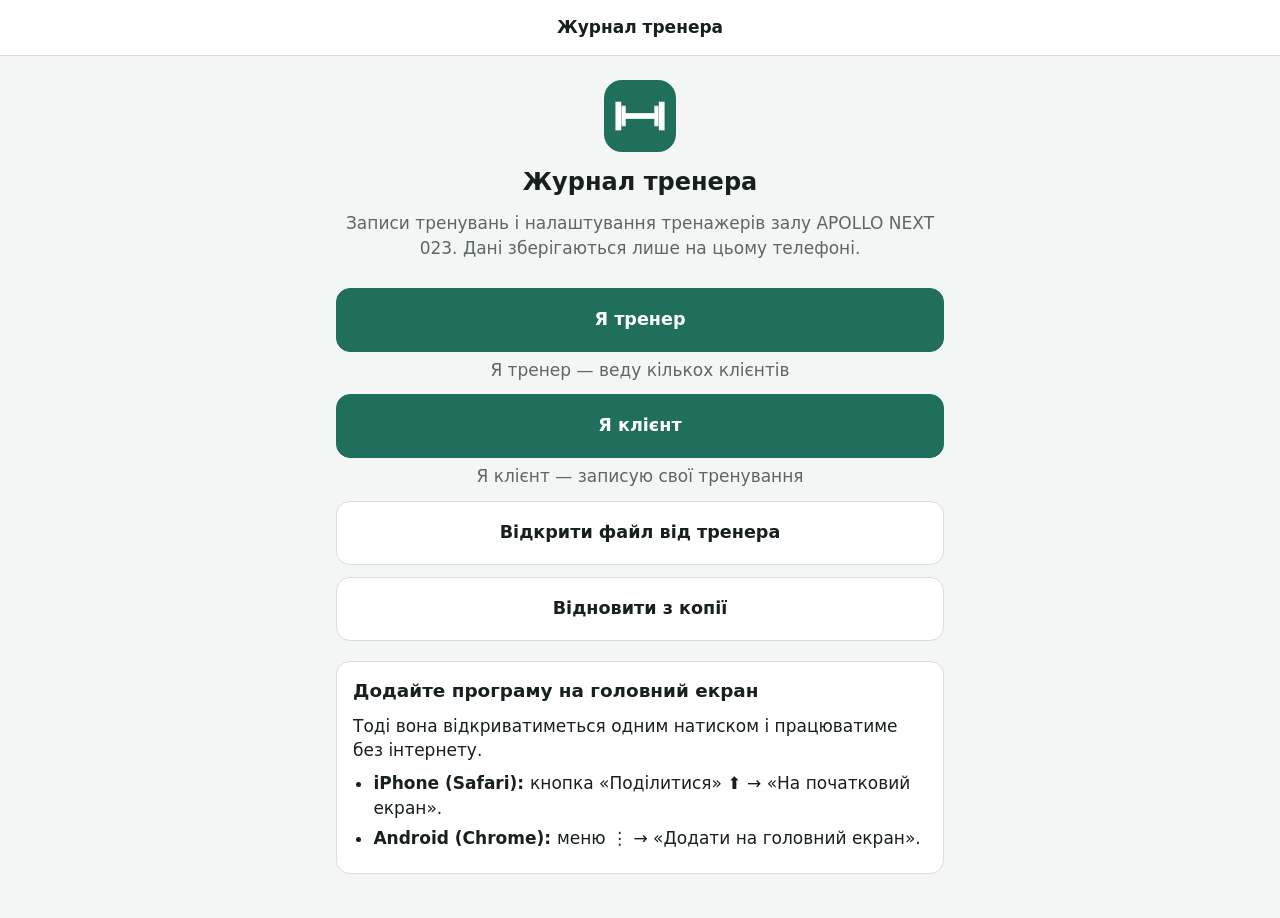
<file: index.html>
<!doctype html>
<html lang="uk">
<head>
  <meta charset="utf-8">
  <meta name="viewport" content="width=device-width, initial-scale=1, viewport-fit=cover">
  <title>Журнал тренера</title>
  <meta name="description" content="Записи тренувань і налаштування тренажерів — офлайн, на телефоні.">
  <meta name="theme-color" content="#1f6f5c">
  <meta name="apple-mobile-web-app-capable" content="yes">
  <meta name="mobile-web-app-capable" content="yes">
  <meta name="apple-mobile-web-app-title" content="Журнал">
  <meta name="apple-mobile-web-app-status-bar-style" content="default">
  <link rel="manifest" href="manifest.webmanifest">
  <link rel="icon" href="icons/icon-192.png" type="image/png">
  <link rel="apple-touch-icon" href="icons/apple-touch-icon.png">
  <link rel="stylesheet" href="app.css">
  <link rel="stylesheet" href="css/screens.css">
  <link rel="stylesheet" href="css/schemes.css">
  <script type="module" src="src/app.js"></script>
</head>
<body>
  <header id="topbar" class="topbar"></header>
  <main id="view" class="view" tabindex="-1">
    <p class="muted loading">Завантаження…</p>
  </main>
  <noscript><p class="screen">Для роботи програми потрібен JavaScript.</p></noscript>
</body>
</html>
</file>
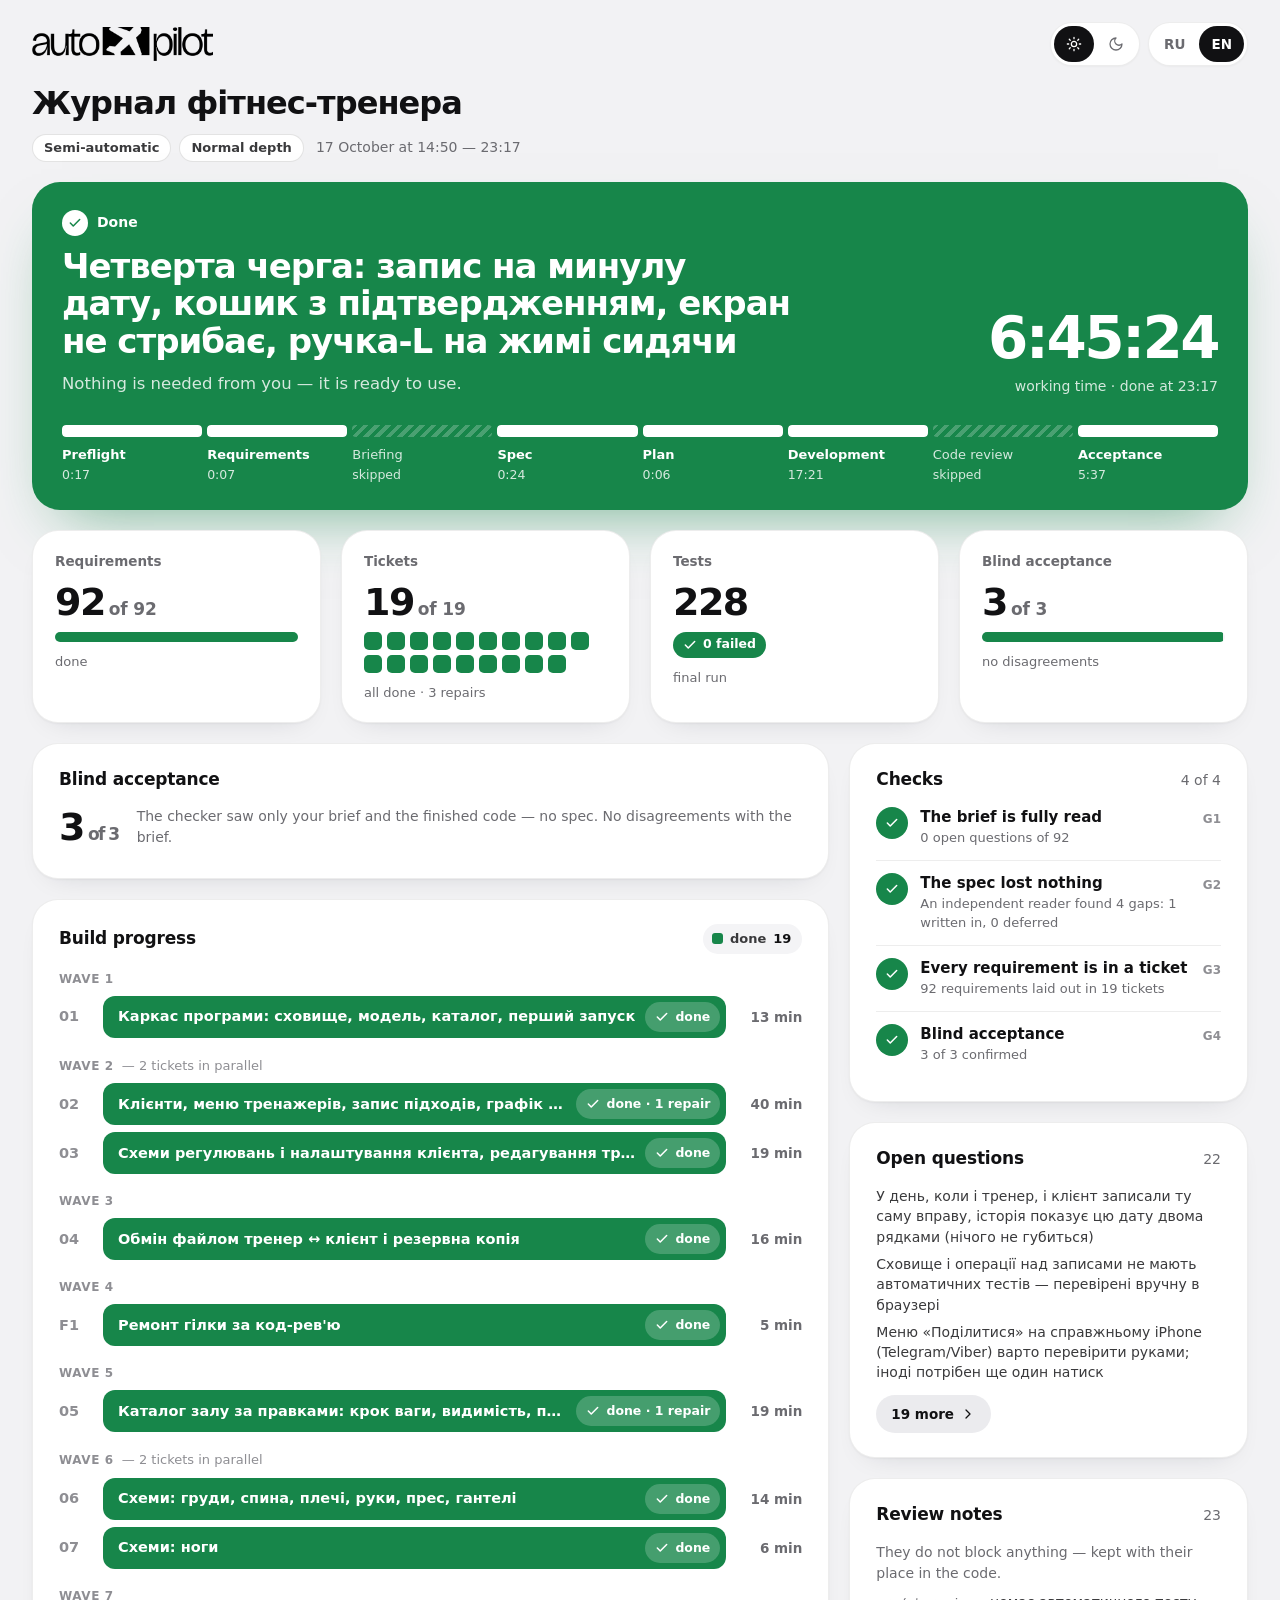
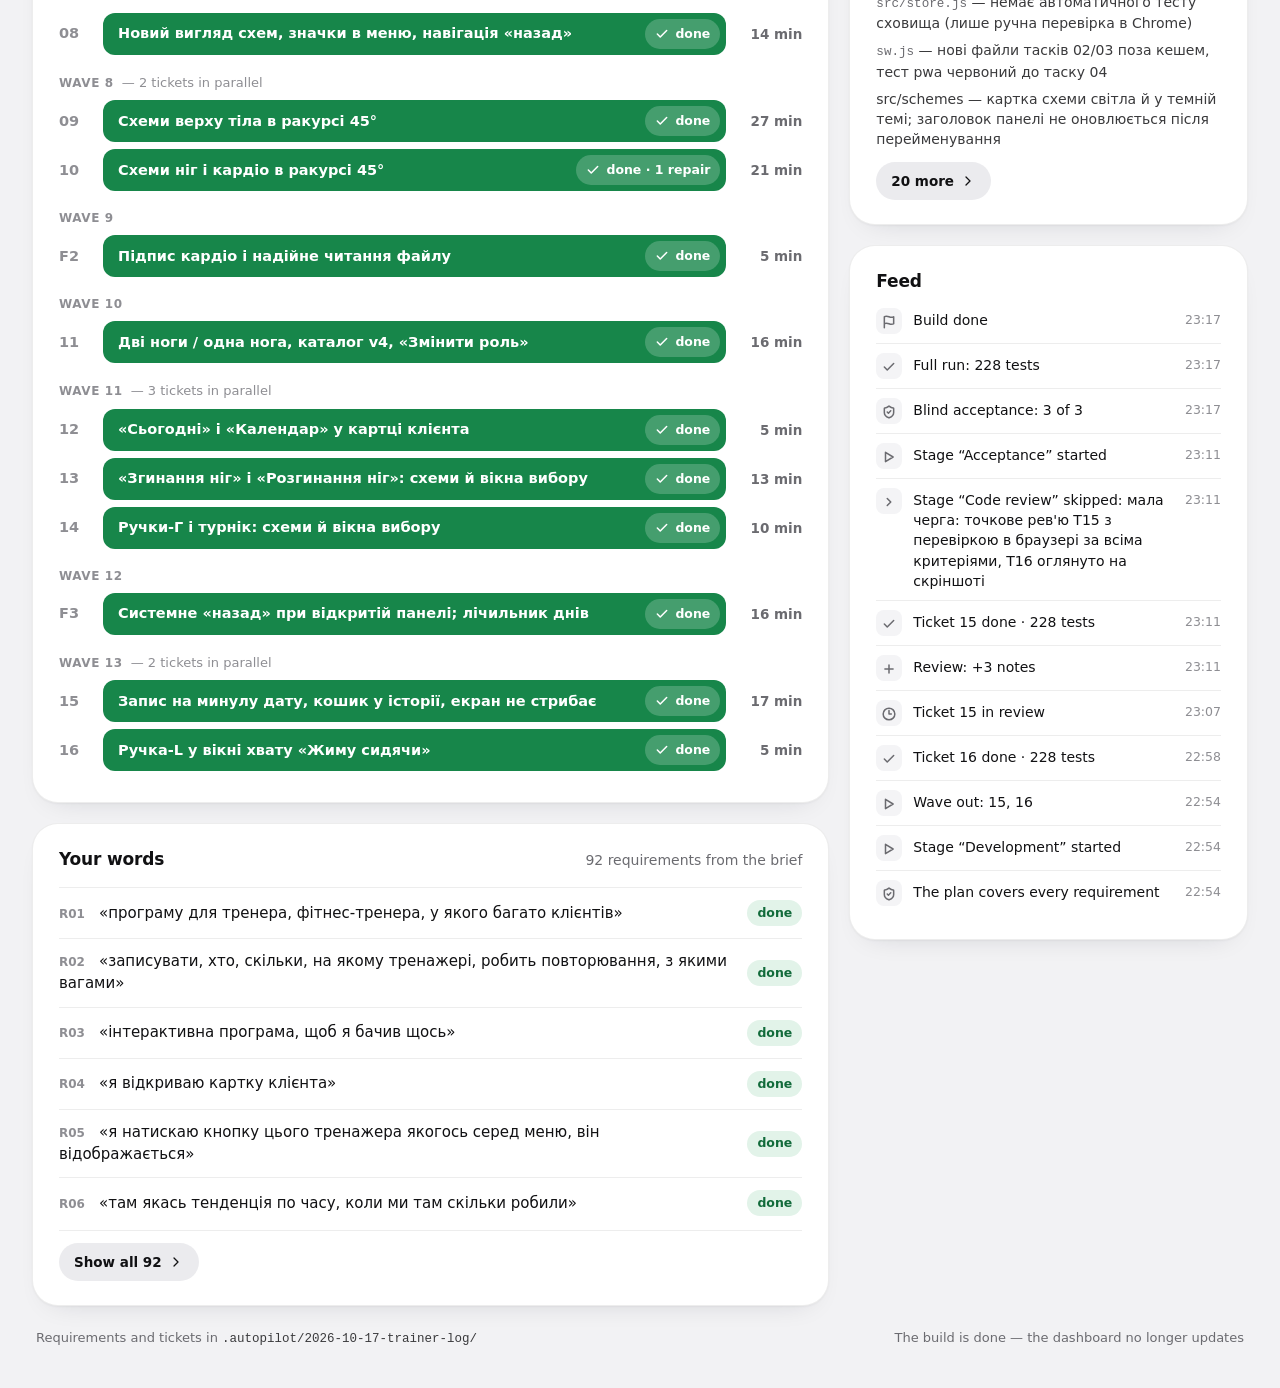
<file: .autopilot/index.html>
<!doctype html>
<html lang="ru">
<head>
<meta charset="utf-8">
<meta name="viewport" content="width=device-width, initial-scale=1">
<title>autopilot</title>
<style>
  /* Цвет здесь — сигнал, а не украшение: у каждого состояния сборки свой.
     Синий — идёт работа, оранжевый — ждём человека или таск пишется,
     зелёный — сдано, бирюзовый — проверка, фиолетовый — ремонт, красный — упало. */
  :root{
    --bg:#F2F2F4; --card:#fff; --inset:#F4F4F6; --soft:#EBEBEE; --line:rgba(0,0,0,.07); --line2:rgba(0,0,0,.11);
    --tx:#111113; --tx2:#3A3A3C; --mut:#6B6B70; --quiet:#8E8E93;
    --hero:#2F45E0; --hero-shadow:rgba(40,60,220,.55);
    --done:#17864A; --done-soft:#E2F3E9; --done-tx:#126B3B;
    --now:#FF6B35; --now-on:#1A0D06; --now-soft:#FFE9DF; --now-tx:#AD3D0E;
    --rev:#0B7F8A; --rev-soft:#DDF2F4; --rev-tx:#08666F;
    --fix:#7C3AED; --fix-soft:#EFE7FE; --fix-tx:#6427D0;
    --bad:#DC2626; --bad-soft:#FDE6E6; --bad-tx:#B01C1C;
    --idle:#D4D4D9; --logo-filter:none;
    --sh:0 1px 2px rgba(0,0,0,.04),0 12px 30px -20px rgba(20,24,40,.2);
    --sh-raised:0 1px 2px rgba(0,0,0,.035),0 16px 36px -24px rgba(20,24,40,.24);
  }
  @media (prefers-color-scheme:dark){
    :root:not([data-theme]){
      --bg:#17181B; --card:#222327; --inset:#2C2D32; --soft:#323338; --line:rgba(255,255,255,.08); --line2:rgba(255,255,255,.14);
      --tx:#F2F2F3; --tx2:#C7C7CC; --mut:#A3A3AA; --quiet:#85858C;
      --hero:#2639C2; --hero-shadow:rgba(0,0,0,.7);
      --done:#1E9A56; --done-soft:#1C3527; --done-tx:#5BD68C;
      --now-soft:#43271C; --now-tx:#FF8A5C;
      --rev:#0E8A96; --rev-soft:#163538; --rev-tx:#6FD6E0;
      --fix:#8B4DF5; --fix-soft:#2F2448; --fix-tx:#BFA2FF;
      --bad:#E5383B; --bad-soft:#47201F; --bad-tx:#FF8B8B;
      --idle:#4A4B51; --logo-filter:invert(1);
      --sh:0 1px 0 rgba(255,255,255,.03) inset,0 12px 30px -20px rgba(0,0,0,.75);
      --sh-raised:0 16px 36px -24px rgba(0,0,0,.8);
      color-scheme:dark;
    }
  }
  :root[data-theme="dark"]{
    --bg:#17181B; --card:#222327; --inset:#2C2D32; --soft:#323338; --line:rgba(255,255,255,.08); --line2:rgba(255,255,255,.14);
    --tx:#F2F2F3; --tx2:#C7C7CC; --mut:#A3A3AA; --quiet:#85858C;
    --hero:#2639C2; --hero-shadow:rgba(0,0,0,.7);
    --done:#1E9A56; --done-soft:#1C3527; --done-tx:#5BD68C;
    --now-soft:#43271C; --now-tx:#FF8A5C;
    --rev:#0E8A96; --rev-soft:#163538; --rev-tx:#6FD6E0;
    --fix:#8B4DF5; --fix-soft:#2F2448; --fix-tx:#BFA2FF;
    --bad:#E5383B; --bad-soft:#47201F; --bad-tx:#FF8B8B;
    --idle:#4A4B51; --logo-filter:invert(1);
    --sh:0 1px 0 rgba(255,255,255,.03) inset,0 12px 30px -20px rgba(0,0,0,.75);
    --sh-raised:0 16px 36px -24px rgba(0,0,0,.8);
    color-scheme:dark;
  }
  *{box-sizing:border-box}
  [hidden]{display:none!important}
  html{-webkit-text-size-adjust:100%}
  body{margin:0;background:var(--bg);color:var(--tx);
    font:15px/1.5 -apple-system,BlinkMacSystemFont,"SF Pro Text","Segoe UI",system-ui,sans-serif;
    -webkit-font-smoothing:antialiased;font-synthesis-weight:none}
  ::selection{background:rgba(255,107,53,.25)}
  :focus-visible{outline:2px solid var(--now);outline-offset:3px}
  code,.mono{font-family:ui-monospace,"SF Mono",Menlo,Consolas,monospace}
  .tnum,.big b,.tv,.s-time,.tl-time,.ev em{font-variant-numeric:tabular-nums}
  .wrap{max-width:1320px;margin:0 auto;padding:22px 32px 40px;display:flex;flex-direction:column;gap:20px;min-width:0}
  .card{background:var(--card);border:1px solid var(--line);border-radius:26px;box-shadow:var(--sh);padding:24px 26px;min-width:0}
  .ic{width:16px;height:16px;flex:0 0 auto;fill:none;stroke:currentColor;stroke-width:1.9;stroke-linecap:round;stroke-linejoin:round}
  .ic.xs{width:14px;height:14px;stroke-width:2.6}
  .ic.m{width:20px;height:20px}
  .wt{font-size:17px;font-weight:650;letter-spacing:-.01em;margin:0;line-height:1.3;display:flex;align-items:center;gap:10px}
  .whead{display:flex;align-items:baseline;justify-content:space-between;gap:8px 12px;margin-bottom:16px;flex-wrap:wrap}
  .whead>span{font-size:14px;color:var(--mut)}

  /* ── верх ─────────────────────────────────────────────────── */
  .top{display:flex;align-items:center;justify-content:space-between;gap:12px;flex-wrap:wrap}
  .logo{height:34px;width:auto;display:block;filter:var(--logo-filter)}
  .tools{display:flex;gap:8px;align-items:center;flex-wrap:wrap}
  .tabs{display:inline-flex;gap:2px;padding:3px;border-radius:999px;background:var(--card);border:1px solid var(--line);box-shadow:var(--sh-raised)}
  .tabs button,.iconbtn{appearance:none;border:0;font:inherit;cursor:pointer;display:inline-flex;align-items:center;justify-content:center}
  .tabs button{height:36px;min-width:40px;padding:0 12px;border-radius:999px;background:transparent;color:var(--mut);font-size:13.5px;font-weight:650;transition:background .2s,color .2s}
  .tabs button:hover{color:var(--tx)}
  .tabs button[aria-pressed="true"]{background:var(--tx);color:var(--card)}
  .iconbtn{width:44px;height:44px;border-radius:999px;border:1px solid var(--line);background:var(--card);box-shadow:var(--sh-raised);color:var(--tx);transition:transform .15s}
  .iconbtn:active{transform:scale(.96)}
  /* «Обновить сейчас»: пока state.js грузится, стрелка крутится — нажатие видно */
  .iconbtn.busy svg{animation:spin .8s linear infinite}
  @keyframes spin{to{transform:rotate(360deg)}}
  .title h1{margin:0;font-size:32px;line-height:1.12;font-weight:700;letter-spacing:-.03em;text-wrap:balance;overflow-wrap:anywhere}
  .meta{display:flex;flex-wrap:wrap;align-items:center;gap:8px;margin-top:12px}
  .tag{display:inline-flex;align-items:center;height:28px;padding:0 11px;border-radius:999px;background:var(--card);border:1px solid var(--line2);font-size:13px;font-weight:600;color:var(--tx2)}
  .meta .when{font-size:14px;color:var(--mut);margin-left:4px}
  #link{background:var(--now);color:var(--now-on);border-radius:18px;padding:14px 18px;font-weight:600;font-size:14.5px;line-height:1.45;margin-bottom:0}
  .lost{max-width:1320px;margin:0 auto;padding:16px 32px 0}

  /* ── шапка состояния ─────────────────────────────────────────── */
  .hero{--h-tx:#fff;--h-mut:rgba(255,255,255,.82);--h-track:rgba(255,255,255,.24);
    border-radius:28px;padding:28px 30px 26px;display:flex;flex-direction:column;gap:28px;
    background:var(--hero);color:var(--h-tx);box-shadow:0 30px 60px -32px var(--hero-shadow);min-width:0}
  .hero.ask{background:#FF6B35;--h-tx:#1A0D06;--h-mut:rgba(26,13,6,.74);--h-track:rgba(26,13,6,.16);box-shadow:0 30px 60px -30px rgba(200,70,20,.6)}
  .hero.won{background:#17864A;--h-track:rgba(255,255,255,.22);box-shadow:0 30px 60px -30px rgba(23,134,74,.6)}
  .hero.bad{background:#C81E1E;--h-track:rgba(255,255,255,.22);box-shadow:0 30px 60px -30px rgba(200,30,30,.55)}
  .hero-top{display:flex;flex-wrap:wrap;justify-content:space-between;align-items:flex-end;gap:20px 40px}
  .hero-main{flex:1 1 420px;min-width:0}
  .state{display:inline-flex;align-items:center;gap:9px;font-size:14px;font-weight:700;margin-bottom:12px}
  .hero h2{margin:0;font-size:34px;line-height:1.1;font-weight:700;letter-spacing:-.03em;text-wrap:balance;max-width:32ch;overflow-wrap:anywhere}
  .lead{margin:12px 0 0;font-size:16.5px;line-height:1.5;color:var(--h-mut);max-width:64ch}
  .lead b{color:var(--h-tx);font-weight:650}
  .big{text-align:right;flex:0 0 auto}
  .big b{display:block;font-size:58px;line-height:.95;font-weight:700;letter-spacing:-.045em}
  .big b small{font-size:24px;letter-spacing:-.02em;font-weight:600;margin-left:6px}
  .big>span{display:block;font-size:14px;color:var(--h-mut);margin-top:10px}
  .big .paused{display:block;margin-top:6px;font-weight:650;color:var(--h-tx)}
  .hint{display:inline-flex;align-items:center;gap:10px;margin-top:18px;min-height:44px;padding:8px 18px;border-radius:22px;background:#1A0D06;color:#fff;font-size:15px;font-weight:600;line-height:1.35}
  .track{display:grid;grid-template-columns:repeat(8,minmax(0,1fr));gap:5px}
  .seg{height:12px;border-radius:4px;background:var(--h-track);overflow:hidden}
  .seg i{display:block;height:100%;border-radius:4px}
  .s-done .seg i{width:100%;background:#21A35B}
  .hero.won .s-done .seg i,.hero.bad .s-done .seg i{background:#fff}
  .hero.ask .s-done .seg i{background:#1A0D06}
  .s-now .seg i{background-color:var(--now)}
  .hero.ask .s-now .seg i{background-color:#fff}
  .s-fail .seg i{width:100%;background:#fff}
  .s-skip .seg{background:repeating-linear-gradient(135deg,var(--h-track) 0 4px,transparent 4px 8px)}
  .s-name{display:block;margin-top:10px;font-size:13px;font-weight:600;line-height:1.3}
  .s-now .s-name,.s-fail .s-name{font-weight:750}
  .s-pend .s-name,.s-skip .s-name{color:var(--h-mut);font-weight:500}
  .s-time{display:block;margin-top:2px;font-size:12.5px;color:var(--h-mut)}
  .live{width:9px;height:9px;border-radius:50%;background:var(--now);outline:2px solid rgba(255,255,255,.9);display:inline-block;flex:0 0 auto;animation:pulse 1.8s cubic-bezier(.16,1,.3,1) infinite}
  .hero.ask .live{background:#1A0D06;outline:0}
  @keyframes pulse{0%{box-shadow:0 0 0 0 rgba(255,107,53,.6)}70%{box-shadow:0 0 0 9px rgba(255,107,53,0)}100%{box-shadow:0 0 0 0 rgba(255,107,53,0)}}
  .badge-ic{width:26px;height:26px;border-radius:50%;background:#fff;display:inline-flex;align-items:center;justify-content:center}
  .hero.won .badge-ic{color:#17864A}.hero.bad .badge-ic{color:#C81E1E}
  .stripes{background-image:linear-gradient(135deg,rgba(255,255,255,.28) 25%,transparent 25%,transparent 50%,rgba(255,255,255,.28) 50%,rgba(255,255,255,.28) 75%,transparent 75%,transparent);background-size:22px 22px;animation:stripes 1.1s linear infinite}
  .hero.ask .stripes{background-image:linear-gradient(135deg,rgba(255,107,53,.5) 25%,transparent 25%,transparent 50%,rgba(255,107,53,.5) 50%,rgba(255,107,53,.5) 75%,transparent 75%,transparent)}
  @keyframes stripes{to{background-position:22px 0}}

  /* ── плитки ───────────────────────────────────────────────── */
  .tiles{display:grid;grid-template-columns:repeat(4,minmax(0,1fr));gap:20px}
  .tile{display:flex;flex-direction:column;gap:11px;padding:20px 22px}
  .tk{font-size:13.5px;font-weight:600;color:var(--mut)}
  .tv{font-size:38px;line-height:1;font-weight:700;letter-spacing:-.04em}
  .tv small{font-size:17px;font-weight:600;color:var(--mut);letter-spacing:-.01em;margin-left:4px}
  .tv.dim{color:var(--quiet)}
  .ts{font-size:13px;color:var(--mut);line-height:1.4}
  .stack{display:flex;height:10px;border-radius:5px;overflow:hidden;gap:2px;background:var(--inset)}
  .stack i{display:block;height:100%}
  .sq{display:flex;gap:5px;flex-wrap:wrap}
  .sq i{width:18px;height:18px;border-radius:5px;display:block}
  .okb{display:inline-flex;align-items:center;gap:6px;height:26px;padding:0 10px;border-radius:999px;font-size:12.5px;font-weight:700;align-self:flex-start;color:#fff}

  /* ── цвета статусов ───────────────────────────────────────── */
  .f-done{background:var(--done);color:#fff}
  .f-now{background-color:var(--now);color:var(--now-on)}
  .f-rev{background:var(--rev);color:#fff}
  .f-fix{background:var(--fix);color:#fff}
  .f-bad{background:var(--bad);color:#fff}
  .f-wait{background:transparent;color:var(--mut);border:1.5px dashed var(--idle)}
  .f-idle{background:var(--idle)}
  .f-q{background:var(--quiet)}

  /* ── ход сборки ───────────────────────────────────────────── */
  .legend{display:flex;flex-wrap:wrap;gap:6px}
  .lg{display:inline-flex;align-items:center;gap:7px;height:30px;padding:0 11px 0 9px;border-radius:999px;background:var(--inset);font-size:13px;font-weight:600;color:var(--tx2)}
  .lg i{width:11px;height:11px;border-radius:3px;display:block}
  .lg b{font-weight:750;color:var(--tx)}
  .wave{display:flex;flex-wrap:wrap;align-items:baseline;gap:4px 8px;font-size:12px;font-weight:750;letter-spacing:.05em;text-transform:uppercase;color:var(--quiet);margin:18px 0 8px}
  .whead+.wave{margin-top:4px}
  .wave span{text-transform:none;letter-spacing:0;font-weight:500;font-size:13px}
  .tl{display:grid;grid-template-columns:32px minmax(0,1fr) 64px;gap:4px 12px;align-items:center;margin-bottom:7px}
  .tl-id{font-size:14.5px;font-weight:750;color:var(--quiet)}
  .tl-id.on{color:var(--tx)}
  .bar{height:42px;border-radius:12px;display:flex;align-items:center;justify-content:space-between;gap:10px;padding:0 6px 0 15px;font-size:14.5px;font-weight:650;min-width:0}
  .bar .nm{overflow:hidden;text-overflow:ellipsis;white-space:nowrap;min-width:0}
  .chipin{flex:0 0 auto;display:inline-flex;align-items:center;gap:6px;height:30px;padding:0 10px;border-radius:999px;background:rgba(255,255,255,.2);font-size:12.5px;font-weight:700;white-space:nowrap}
  .f-now .chipin{background:rgba(26,13,6,.12)}
  .f-wait .chipin{background:var(--inset);color:var(--mut)}
  .tl-time{font-size:13.5px;font-weight:650;text-align:right;color:var(--mut);white-space:nowrap}
  .tl-time.now{color:var(--now-tx)}.tl-time.fix{color:var(--fix-tx)}.tl-time.rev{color:var(--rev-tx)}.tl-time.bad{color:var(--bad-tx)}
  .tl-note{grid-column:2/4;display:flex;gap:8px;align-items:flex-start;font-size:13.5px;line-height:1.45;padding:1px 2px 6px;overflow-wrap:anywhere}
  .tl-note.fix{color:var(--fix-tx)}.tl-note.rev{color:var(--rev-tx)}.tl-note.bad{color:var(--bad-tx)}
  .tl-note .ic{margin-top:2px}

  /* ── колонки и списки ─────────────────────────────────────── */
  .cols{display:grid;grid-template-columns:minmax(0,2fr) minmax(0,1fr);gap:20px;align-items:start}
  .col{display:flex;flex-direction:column;gap:20px;min-width:0}
  .chips{display:flex;flex-wrap:wrap;gap:6px;margin-bottom:10px}
  .chip{appearance:none;height:36px;padding:0 14px;border-radius:999px;border:0;background:var(--soft);color:var(--tx);font:inherit;font-size:13.5px;font-weight:600;cursor:pointer;display:inline-flex;align-items:center;gap:7px}
  .chip i{width:9px;height:9px;border-radius:3px;display:block}
  .chip span{color:var(--mut);font-weight:500}
  .chip[aria-pressed="true"]{background:var(--tx);color:var(--card)}
  .chip[aria-pressed="true"] span{color:inherit;opacity:.7}
  .req{display:grid;grid-template-columns:minmax(0,1fr) auto;gap:14px;align-items:center;padding:12px 0;border-top:1px solid var(--line)}
  .req p{margin:0;font-size:15px;line-height:1.45;overflow-wrap:anywhere}
  .rid{display:inline-block;min-width:40px;font-size:12px;color:var(--quiet);font-weight:750}
  .why{display:block;font-size:13px;color:var(--mut);margin-top:3px;padding-left:40px;line-height:1.45}
  .pill{display:inline-flex;align-items:center;height:26px;padding:0 10px;border-radius:999px;font-size:12.5px;font-weight:700;white-space:nowrap}
  .p-done{background:var(--done-soft);color:var(--done-tx)}
  .p-now{background:var(--now-soft);color:var(--now-tx)}
  .p-mut{background:var(--inset);color:var(--mut)}
  .p-bad{background:var(--bad-soft);color:var(--bad-tx)}
  .more{margin-top:2px;padding-top:12px;border-top:1px solid var(--line)}
  .btn-soft{appearance:none;height:38px;padding:0 15px;border-radius:999px;border:0;background:var(--soft);color:var(--tx);font:inherit;font-size:13.5px;font-weight:600;cursor:pointer;display:inline-flex;align-items:center;gap:6px}
  .gate{display:grid;grid-template-columns:32px minmax(0,1fr) auto;gap:12px;align-items:start;padding:12px 0;border-top:1px solid var(--line)}
  .whead+.gate{border-top:0;padding-top:0}
  .gi{width:32px;height:32px;border-radius:50%;display:flex;align-items:center;justify-content:center}
  .gi.ok{background:var(--done);color:#fff}
  .gi.wait{color:var(--quiet);border:1.5px dashed var(--idle)}
  .gi.warn{background:var(--now);color:var(--now-on)}
  .gi.bad{background:var(--bad);color:#fff}
  .gt{font-size:15px;font-weight:650;line-height:1.35}
  .gs{font-size:13px;color:var(--mut);margin-top:2px;line-height:1.45}
  .gk{font-size:12px;font-weight:750;color:var(--quiet);padding-top:3px}
  .ev{display:grid;grid-template-columns:26px minmax(0,1fr) auto;gap:11px;align-items:start;padding:9px 0;font-size:14px;line-height:1.45;border-top:1px solid var(--line)}
  .whead+.ev{border-top:0;padding-top:0}
  .ei{width:26px;height:26px;border-radius:8px;display:flex;align-items:center;justify-content:center;background:var(--inset);color:var(--mut)}
  .ev>span{padding-top:2px;overflow-wrap:anywhere}
  .ev em{font-style:normal;font-size:12.5px;color:var(--quiet);white-space:nowrap;padding-top:3px}
  .need{padding:13px 0;border-top:1px solid var(--line)}
  .whead+.need{border-top:0;padding-top:0}
  .nh{display:flex;justify-content:space-between;align-items:baseline;gap:8px;font-size:15px;font-weight:650}
  .nh span{font-size:14px;font-weight:600;color:var(--mut)}
  .keys{display:flex;flex-wrap:wrap;gap:6px;margin-top:10px}
  .key{font-size:12.5px;padding:5px 9px;border-radius:9px;background:var(--inset);color:var(--tx2);overflow-wrap:anywhere}
  .nl{margin:8px 0 0;padding:0;list-style:none;font-size:14px;color:var(--tx2);line-height:1.45}
  .nl li{overflow-wrap:anywhere}
  .nl li+li{margin-top:7px}
  .nl.n0{margin-top:0}
  .nl+.btn-soft{margin-top:12px}
  .prep{border:2px solid var(--now)}
  .prep .wt i{width:28px;height:28px;border-radius:8px;background:var(--now);color:var(--now-on);display:inline-flex;align-items:center;justify-content:center}
  .blind-top{display:flex;align-items:center;gap:18px;margin-bottom:6px;flex-wrap:wrap}
  .blind-top b{font-size:38px;font-weight:700;letter-spacing:-.04em;line-height:1}
  .blind-top b small{font-size:17px;color:var(--mut);font-weight:600;margin-left:4px}
  .blind-top p{margin:0;flex:1 1 260px;font-size:14px;line-height:1.5;color:var(--mut)}
  .empty{display:flex;gap:12px;align-items:flex-start;padding:16px 18px;border-radius:16px;border:1.5px dashed var(--idle);font-size:14.5px;line-height:1.5;color:var(--tx2)}
  .empty .ic{color:var(--mut);margin-top:3px}
  .muted{color:var(--mut);font-size:14px;line-height:1.5;margin:0}
  footer{display:flex;flex-wrap:wrap;justify-content:space-between;gap:6px 20px;font-size:13px;color:var(--mut);padding:2px 4px 0}
  footer code{font-size:12.5px;color:var(--tx2);overflow-wrap:anywhere}
  .stale{color:var(--now-tx);font-weight:650}

  /* Появление — один раз, при первой отрисовке: страница перерисовывается
     на каждом событии сборки, и анимация на каждом круге мигала бы. */
  .boot .w{animation:rise .8s cubic-bezier(.16,1,.3,1) both}
  .boot .w:nth-child(2){animation-delay:.05s}.boot .w:nth-child(3){animation-delay:.1s}
  @keyframes rise{from{transform:translateY(10px);filter:blur(5px);opacity:.01}to{transform:none;filter:none;opacity:1}}
  @media (prefers-reduced-motion:reduce){.boot .w,.live,.stripes,.iconbtn.busy svg{animation:none}}

  /* ── ширина ───────────────────────────────────────────────── */
  @media (max-width:1180px){.tiles{grid-template-columns:repeat(2,minmax(0,1fr))}}
  @media (max-width:1040px){.cols{grid-template-columns:minmax(0,1fr)}}
  /* Узкая панель рядом с чатом — главный способ смотреть дашборд. Здесь всё
     плотнее: те же блоки, но цифры и полосы под ширину 380–900 px, а не экрана. */
  @media (max-width:900px){
    body{font-size:14px}
    .wrap{padding:14px 14px 28px;gap:12px}
    .lost{padding:12px 14px 0}
    .logo{height:24px}
    .tabs button{height:30px;min-width:34px;padding:0 9px;font-size:12.5px}
    .iconbtn{width:36px;height:36px}
    .title h1{font-size:21px;letter-spacing:-.02em}
    .meta{margin-top:8px;gap:6px}
    .tag{height:24px;padding:0 9px;font-size:12px}
    .meta .when{font-size:12.5px}
    .card{padding:16px;border-radius:18px}
    .wt{font-size:15px}
    .whead{margin-bottom:12px}
    .whead>span{font-size:12.5px}
    .hero{padding:18px 18px 16px;border-radius:20px;gap:18px}
    .hero-top{gap:14px;align-items:flex-start}
    .hero-main{flex-basis:100%}
    .state{font-size:12.5px;margin-bottom:8px}
    .hero h2{font-size:21px;letter-spacing:-.02em;max-width:none}
    .lead{font-size:14px;margin-top:8px}
    .big{text-align:left}
    .big b{font-size:30px;letter-spacing:-.03em}
    .big b small{font-size:15px}
    .big>span{font-size:12.5px;margin-top:4px}
    .hint{font-size:13.5px;margin-top:12px;padding:8px 14px;min-height:38px}
    .track{grid-template-columns:repeat(4,minmax(0,1fr));gap:12px 4px}
    .seg{height:8px;border-radius:3px}
    .s-name{font-size:12px;margin-top:6px}
    .s-time{font-size:11.5px}
    .tiles{gap:12px}
    .tile{padding:14px;gap:8px}
    .tk{font-size:12.5px}
    .tv{font-size:24px;letter-spacing:-.03em}
    .tv small{font-size:13px}
    .ts{font-size:12px}
    .stack{height:7px}
    .sq{gap:4px}.sq i{width:13px;height:13px;border-radius:4px}
    .okb{height:22px;font-size:11.5px;padding:0 8px}
    .lg{height:26px;font-size:12px;padding:0 9px 0 8px}
    .wave{font-size:11px;margin:14px 0 6px}
    .wave span{font-size:12px}
    .tl{grid-template-columns:22px minmax(0,1fr) 44px;gap:3px 8px;margin-bottom:5px}
    .tl-id{font-size:12.5px}
    .bar{height:32px;border-radius:9px;font-size:13px;padding:0 4px 0 11px;gap:6px}
    .chipin{height:24px;padding:0 7px;font-size:11.5px}
    .chipin .lbl{display:none}
    .tl-time{font-size:12px}
    .tl-note{font-size:12.5px}
    .chip{height:30px;padding:0 11px;font-size:12.5px}
    .req{padding:10px 0;gap:10px}
    .req p{font-size:13.5px}
    .why{padding-left:0;font-size:12.5px}
    .rid{min-width:34px;font-size:11.5px}
    .pill{height:22px;font-size:11.5px;padding:0 8px}
    .gate{grid-template-columns:26px minmax(0,1fr) auto;padding:10px 0;gap:10px}
    .gi{width:26px;height:26px}
    .gt{font-size:13.5px}.gs{font-size:12px}
    .ev{grid-template-columns:22px minmax(0,1fr) auto;font-size:13px;gap:9px}
    .ei{width:22px;height:22px;border-radius:7px}
    .nh{font-size:13.5px}.nl{font-size:13px}
    .key{font-size:11.5px}
    .btn-soft{height:32px;font-size:12.5px}
    .blind-top b{font-size:26px}
    .empty{font-size:13.5px;padding:12px 14px}
    footer{font-size:12px}
  }
  @media (max-width:440px){
    .hero h2{font-size:19px}
    .tiles{grid-template-columns:repeat(2,minmax(0,1fr));gap:10px}
    .tv{font-size:22px}
    .req{grid-template-columns:minmax(0,1fr)}
    .req .pill{justify-self:start}
  }
</style>
</head>
<body>
<!-- Плашка о потере связи живёт вне #app: render() переписывает #app целиком. -->
<div class="lost" hidden><div id="link" role="status" hidden></div></div>
<div class="wrap" id="app"></div>

<!-- Состояние приходит двумя путями, и порядок этих двух тегов — весь смысл.
     Сначала снимок, вписанный внутрь страницы: он есть всегда, поэтому дашборд
     показывает данные, чем бы его ни открыли — двойным кликом, панелью через
     data:, с мёртвым сервером, через месяц после прогона. Потом файл рядом: он
     перекрывает снимок там, где у страницы есть адрес, и он же подгружается
     заново каждые десять секунд, чтобы часы шли без перезагрузки.
     Разойтись в противоположные стороны им нечем: файл пишется на каждой
     правке, снимок — на каждом вызове .autopilot/ap.py, и он же вписывает
     файл в страницу, так что снимок либо равен файлу, либо старше его.
     Между маркерами правит только ap.py; руками — никогда. -->
<script>/*STATE-BEGIN*/window.STATE=null;/*STATE-END*/</script>
<script src="state.js"></script>

<script>
// Полный цикл сборки. state.js может прислать меньше — недостающие показываем как pending.
const STAGE_IDS = ['preflight','manifest','briefing','spec','plan','build','review','final'];
const POLL_MS = 10000;
const IDLE_CAP_MS = 2700000;

// Логотип — одна картинка: в тёмной теме её инвертирует CSS (--logo-filter).
const LOGO = "[data-uri]";

const IC = {
  check: 'M20 6 9 17l-5-5',
  clock: 'M12 6v6h4M22 12a10 10 0 1 1-20 0 10 10 0 0 1 20 0',
  rotate: 'M3 12a9 9 0 1 0 9-9 9.75 9.75 0 0 0-6.74 2.74L3 8M3 3v5h5',
  pen: 'M12 20h9M16.38 3.62a1 1 0 0 1 3 3L7.37 18.64a2 2 0 0 1-.86.5l-2.87.84a.5.5 0 0 1-.62-.62l.84-2.87a2 2 0 0 1 .5-.86z',
  play: 'M6 4l13 8-13 8V4z',
  list: 'M8 6h13M8 12h13M8 18h13M3 6h.01M3 12h.01M3 18h.01',
  shield: 'M20 13c0 5-3.5 7.5-7.66 8.95a1 1 0 0 1-.67-.01C7.5 20.5 4 18 4 13V6a1 1 0 0 1 1-1c2 0 4.5-1.2 6.24-2.72a1.17 1.17 0 0 1 1.52 0C14.51 3.81 17 5 19 5a1 1 0 0 1 1 1zM9 12l2 2 4-4',
  msg: 'M7.9 20A9 9 0 1 0 4 16.1L2 22Z',
  alert: 'M22 12a10 10 0 1 1-20 0 10 10 0 0 1 20 0M12 8v4M12 16h.01',
  x: 'M18 6 6 18M6 6l12 12',
  flag: 'M4 15s1-1 4-1 5 2 8 2 4-1 4-1V3s-1 1-4 1-5-2-8-2-4 1-4 1zM4 22v-7',
  chev: 'm9 18 6-6-6-6',
  up: 'm18 15-6-6-6 6',
  plus: 'M12 5v14M5 12h14',
  hourglass: 'M5 22h14M5 2h14M17 22v-4.17a2 2 0 0 0-.59-1.42L12 12l-4.41 4.41A2 2 0 0 0 7 17.83V22M7 2v4.17a2 2 0 0 0 .59 1.42L12 12l4.41-4.41A2 2 0 0 0 17 6.17V2',
  sun: 'M12 8a4 4 0 1 0 0 8 4 4 0 0 0 0-8M12 2v2M12 20v2M4.93 4.93l1.41 1.41M17.66 17.66l1.41 1.41M2 12h2M20 12h2M6.34 17.66l-1.41 1.41M19.07 4.93l-1.41 1.41',
  moon: 'M12 3a6 6 0 0 0 9 9 9 9 0 1 1-9-9Z',
  sync: 'M3 12a9 9 0 0 1 9-9 9.75 9.75 0 0 1 6.74 2.74L21 8M21 3v5h-5M21 12a9 9 0 0 1-9 9 9.75 9.75 0 0 1-6.74-2.74L3 16M8 16H3v5'
};
const ic = (n, cls) => `<svg class="ic${cls ? ' ' + cls : ''}" viewBox="0 0 24 24" aria-hidden="true"><path d="${IC[n]}"/></svg>`;

const systemDark = () => {
  try { return matchMedia('(prefers-color-scheme: dark)').matches; } catch(e) { return false; }
};
const storedTheme = () => {
  try { return localStorage.getItem('autopilot-theme'); } catch(e) { return null; }
};
// Явный выбор пользователя перевешивает системную тему; до первого клика — системная.
function effectiveTheme(){
  return storedTheme() || (systemDark() ? 'dark' : 'light');
}
function applyTheme(t){
  if (t) document.documentElement.setAttribute('data-theme', t);
  else document.documentElement.removeAttribute('data-theme');
}

const plural = (n, one, few, many) => {
  const a = Math.abs(n) % 10, b = Math.abs(n) % 100;
  if (a === 1 && b !== 11) return one;
  if (a >= 2 && a <= 4 && (b < 12 || b > 14)) return few;
  return many;
};
const en = (n, one, many) => n === 1 ? one : many;
const q = (s, lang) => lang === 'en' ? `“${s}”` : `«${s}»`;

const I18N = {
  ru:{lang:"ru",of:"из",
    stages:{preflight:"Подготовка",manifest:"Требования",briefing:"Брифинг",spec:"Спецификация",
      plan:"План",build:"Разработка",review:"Код-ревью",final:"Приёмка"},
    modes:{full:"Полный автомат",semi:"Полуавтомат",interview:"Интервью",manual:"Ручной режим"},
    depths:{strict:"Строго по брифу",normal:"Обычная глубина",deep:"Максимальная глубина"},
    started:t=>`начата ${t}`,startedRange:(a,b)=>`${a} — ${b}`,today:"сегодня в",
    refresh:"Обновить сейчас",langLabel:"Язык",themeLabel:"Тема",themeLight:"Светлая тема",themeDark:"Тёмная тема",
    lost:"Связь с дашбордом пропала — на экране последнее, что он успел получить. Так бывает, когда компьютер засыпает. Скажи агенту «подними дашборд»: страница подхватит его сама, перезагружать не нужно.",
    stateRun:{preflight:"Идёт подготовка",manifest:"Разбор требований",briefing:"Идёт брифинг",spec:"Пишется спецификация",
      plan:"Составляется план",build:"Идёт разработка",review:"Идёт код-ревью",final:"Идёт приёмка"},
    h2Run:{preflight:"Готовлю репозиторий и дашборд",manifest:"Разбираю бриф на требования — слово в слово",
      briefing:"Ищу в брифе то, что нельзя построить как написано",spec:"Пишу спецификацию по твоим словам",
      plan:"Режу спецификацию на таски",review:"Проверяю всю сборку целиком",final:"Проверяю результат вслепую — по брифу, без спецификации"},
    leadRun:{preflight:"Дальше бриф разрежется на требования, и ни одно не потеряется до конца сборки.",
      manifest:"Каждое требование хранит твои точные слова — по ним сборку проверят в конце.",
      briefing:"Если найдётся развилка, которую решать тебе, вопрос придёт в чат.",
      spec:"Потом независимый читатель сверит спецификацию с брифом — без моих пересказов.",
      plan:"Каждое требование попадёт в таск, и каждый таск — от требования.",
      review:"Одно ревью всей ветки с проверкой безопасности. Всё, что стоит поправить, исправит один таск.",
      final:"Проверяющий получает только твой бриф и чистую копию репозитория."},
    buildH2:(d,n,r)=>d ? `Сдано ${d} ${plural(d,'таск','таска','тасков')} из ${n}${r ? `, ещё ${r} в работе` : ''}`
      : `${n} ${plural(n,'таск','таска','тасков')} в плане${r ? `, ${r} уже в работе` : ''}`,
    buildAllDone:n=>`Все ${n} ${plural(n,'таск','таска','тасков')} сданы`,
    leadWriting:l=>`Пишется ${l}.`,leadReview:l=>`На проверке: ${l}.`,leadRepair:l=>`В ремонте после ревью: ${l}.`,
    leadFailed:l=>`Не собрался: ${l}.`,leadIdle:"Следующая волна вот-вот уйдёт.",
    waitState:"Сборка ждёт тебя",
    waitH2:{briefing:"Ответь в чате на вопросы по брифу",spec:"Посмотри спецификацию и скажи «ок»",
      plan:"Посмотри план и скажи «ок»",action:"Нужно твоё решение перед необратимым шагом",stop:"Сборка остановлена — нужен ты"},
    waitHint:"Ответ — в чате. Дальше сборка пойдёт сама",waitBig:"ждём ответа · часы сборки стоят",
    failState:"Сборка остановилась",failH2:n=>`Этап «${n}» не прошёл`,
    doneState:"Сдано",doneDefault:"Сборка сдана",
    doneNeed:(k,p)=>`Для настоящего запуска ${[k ? `впиши <b>${k} ${plural(k,'ключ','ключа','ключей')}</b> в .env` : '', p ? `замени <b>${p} ${plural(p,'заглушку','заглушки','заглушек')}</b> своими данными` : ''].filter(Boolean).join(' и ')}.`,
    doneNothing:"От тебя ничего не нужно — можно пользоваться.",
    doneBig:t=>`в работе · сдано в ${t}`,
    etaLbl:"осталось — с ревью и приёмкой",etaLate:"осталось — до сдачи",stageClock:n=>`на этапе «${n}»`,
    paused:"пауза — часы стоят",min:"мин",hr:"ч",
    ahead:"впереди",skipped:"пропущен",failedSt:"не прошёл",waitingSt:"ждём ответа",
    tReqs:"Требования",tTickets:"Таски",tTests:"Тесты",tTime:"В работе",tBlind:"Слепая приёмка",
    reqParts:{done:"сделано",work:n=>`${n} в работе`,open:n=>`${n} ${plural(n,'разбирается','разбираются','разбираются')}`,ph:n=>`${n} ${plural(n,'ждёт','ждут','ждут')} твоих данных`,
      def:n=>`${n} отложено`,drop:n=>`${n} снято тобой`},
    reqLater:"появятся после разбора брифа",
    tkParts:{now:n=>`пишется ${n}`,rev:n=>`проверка ${n}`,fix:n=>`ремонт ${n}`,bad:n=>`упало ${n}`,
      all:"все сданы",retry:n=>`${n} ${plural(n,'повтор','повтора','повторов')}`,repair:n=>`${n} ${plural(n,'ремонт','ремонта','ремонтов')}`},
    tkLater:"появятся после плана",noSplit:"без разбивки",
    testsOk:"0 упало",testsBad:n=>`${n} упало`,testsSub:"после последнего сданного таска",testsFinal:"финальный прогон",testsLater:"появятся с первым таском",
    timeSub:"без простоев и ожидания ответа",median:m=>`таск в среднем ${m} мин`,
    blindSub:(m,f)=>m ? `${m} ${plural(m,'расхождение','расхождения','расхождений')}` : "расхождений нет",
    build:"Ход сборки",
    kinds:{done:"готово",now:"пишется",rev:"проверка",fix:"ремонт",bad:"упало",wait:"ждёт"},
    chip:{done:"сдан",now:"пишется",rev:"проверка",fix:"ремонт",bad:"не собрался",wait:"ждёт"},
    wave:n=>`Волна ${n}`,waveSub:c=>`— ${c} ${plural(c,'таск','таска','тасков')} параллельно`,
    waveWaits:l=>`— ждёт ${l.length > 1 ? 'таски' : 'таск'} ${l.join(', ')}`,
    noteReview:r=>`Проверяется отдельно: ${r}`,noteRepair:r=>`Ревью вернуло: ${r}`,
    noTickets:"Таски появятся после спецификации и плана. Разработка пойдёт сама.",
    t0:"Ярус T0 — собирается за один заход, без разбивки на таски.",
    words:"Твои слова",wordsSub:n=>`${n} ${plural(n,'требование','требования','требований')} из брифа`,
    rs:{done:"сделано",work:"в работе",open:"разбирается",placeholder:"нужны твои данные",deferred:"отложено",dropped:"снято тобой"},
    fAll:"Все",fDone:"Сделано",fWork:"В работе",fOpen:"Разбирается",fPh:"Нужны твои данные",fDef:"Отложено",fDrop:"Снято",
    showAll:n=>`Показать все ${n}`,collapse:"Свернуть",more:n=>`Ещё ${n}`,
    gates:"Проверки",gatesOf:n=>`${n} из 4`,
    gT:{G1:"Бриф разобран до конца",G2:"Спецификация ничего не потеряла",G3:"Каждое требование — в таске",G4:"Слепая приёмка"},
    g1ok:n=>`0 открытых вопросов из ${n}`,g1bad:n=>`${n} ${plural(n,'вопрос','вопроса','вопросов')} ещё ${plural(n,'открыт','открыты','открыто')}`,
    g1ask:"Ждёт твоих ответов в чате",g1later:"Впереди: после брифинга",
    g2:(f,x,d)=>f ? `Независимый читатель нашёл ${f} ${plural(f,'пропуск','пропуска','пропусков')}: ${x} ${plural(x,'дописан','дописано','дописано')}, ${d} отложено` : "Независимый читатель пропусков не нашёл",
    g2later:"Впереди: независимый читатель сверит её с брифом",
    g3ok:(r,t)=>`${r} ${plural(r,'требование','требования','требований')} разложено на ${t} ${plural(t,'таск','таска','тасков')}`,
    g3bad:n=>`${n} ${plural(n,'проблема','проблемы','проблем')} в плане — план переделывается`,g3later:"Впереди, на этапе плана",
    g4:(m,c,x)=>`${m} из ${c} подтверждено${x ? ` · ${x} ${plural(x,'расхождение','расхождения','расхождений')}` : ''}`,
    g4later:"В конце: чистая копия, проверка по брифу без спецификации",gNone:"Не отмечено в этой сборке",
    feed:"Лента",
    need:"Понадобится от тебя",prep:"Перед запуском — от тебя",
    envKeys:"Ключи в .env",placeholders:"Заглушки — нужны твои данные",assumptions:"Решения, принятые за тебя",
    needEmpty:"Пока ничего. Ключи, заглушки и решения за тебя появятся здесь по ходу сборки.",
    blind:"Слепая приёмка",blindNote:"Проверяющий видел только твой бриф и готовый код — без спецификации.",
    blindBad:"Вот где он не согласился:",blindOk:"Расхождений с брифом нет.",
    report:"Открытые вопросы",concerns:"Замечания ревью",concernsNote:"Не мешают работе — оставлены с адресом в коде.",
    additions:"Добавлено сверх заказанного",
    updated:"Обновлено",filesIn:"Требования и таски — в",frozen:"Сборка сдана — дашборд больше не обновляется",
    ago:{s:s=>`${s} сек назад`,m:m=>`${m} мин назад`,h:(h,m)=>`${h} ч ${m} мин назад`},
    agoShort:{s:"сейчас",m:m=>`${m} мин`,h:h=>`${h} ч`},
    ev:{init:"Сборка начата",
      stage:{start:n=>`Начат этап «${n}»`,done:n=>`Пройден этап «${n}»`,skip:(n,x)=>`Этап «${n}» пропущен${x ? ': ' + x : ''}`,fail:(n,x)=>`Этап «${n}» не прошёл${x ? ': ' + x : ''}`},
      tickets:n=>`План: ${n} ${plural(n,'таск','таска','тасков')}`,
      ticket:{start:ids=>ids.length > 1 ? `Ушла волна: ${ids.join(', ')}` : `Таск ${ids[0]} начат`,
        review:ids=>`${ids.length > 1 ? 'Таски' : 'Таск'} ${ids.join(', ')} на проверке`,
        repair:(ids,x)=>`Таск ${ids.join(', ')} вернулся в ремонт${x ? ': ' + x : ''}`,
        done:(ids,t)=>`Таск ${ids.join(', ')} сдан${t ? ` · ${t.passed} ${plural(t.passed,'тест','теста','тестов')}${t.failed ? `, ${t.failed} упало` : ''}` : ''}`,
        fail:(ids,x)=>`Таск ${ids.join(', ')} не собрался${x ? ': ' + x : ''}`,
        retry:ids=>`Таск ${ids.join(', ')} перезапущен`,reset:ids=>`Таск ${ids.join(', ')} сброшен`},
      gate:{G1:(ok,e)=>ok ? "Бриф разобран до конца" : `Бриф: открытых вопросов — ${e.open}`,
        G2:(ok,e)=>`Спецификация сверена с брифом${e.found ? `: ${e.found} ${plural(e.found,'пропуск','пропуска','пропусков')}` : ' — пропусков нет'}`,
        G3:(ok,e)=>ok ? "План покрывает все требования" : `План не сходится: ${e.problems} ${plural(e.problems,'проблема','проблемы','проблем')}`,
        G4:(ok,e)=>`Слепая приёмка: ${e.matched} из ${e.checked}`},
      add:{concerns:n=>`Ревью: +${n} ${plural(n,'замечание','замечания','замечаний')}`,report:n=>`В отчёт: +${n}`,
        'debt.placeholders':n=>`Заглушка в проекте: +${n}`,'debt.assumptions':n=>`Решение за тебя: +${n}`,
        'debt.emptyEnv':n=>`Ключ в .env: +${n}`,additions:n=>`Добавлено сверх брифа: +${n}`},
      tests:e=>`Полный прогон: ${e.passed} ${plural(e.passed,'тест','теста','тестов')}${e.failed ? `, ${e.failed} упало` : ''}`,
      ask:e=>`Ждём тебя${e.note ? ': ' + e.note : ''}`,answered:"Ответ получен — сборка идёт дальше",
      finish:"Сборка сдана",reopen:"Новый бриф — сборка открыта снова"},
    boot:"Дашборд ещё не прочитал состояние",
    bootWhy:"Состояния нет ни внутри страницы, ни в файле <code>.autopilot/state.js</code> рядом: прогон только начался, либо файл помялся.",
    bootHelp:"Страница проверяет файл каждые десять секунд и покажет данные, как только он появится. Если сборка идёт давно, скажи агенту «обнови состояние». Саму сборку это не затрагивает.",
    tabWait:"● Ждём ответа"},
  en:{lang:"en",of:"of",
    stages:{preflight:"Preflight",manifest:"Requirements",briefing:"Briefing",spec:"Spec",
      plan:"Plan",build:"Development",review:"Code review",final:"Acceptance"},
    modes:{full:"Fully automatic",semi:"Semi-automatic",interview:"Interview",manual:"Manual"},
    depths:{strict:"Strictly as written",normal:"Normal depth",deep:"Maximum depth"},
    started:t=>`started ${t}`,startedRange:(a,b)=>`${a} — ${b}`,today:"today at",
    refresh:"Refresh now",langLabel:"Language",themeLabel:"Theme",themeLight:"Light theme",themeDark:"Dark theme",
    lost:"The dashboard lost its connection — the screen shows the last state it received. This happens when the computer sleeps. Ask the agent to bring the dashboard back up: the page will pick it up by itself, no reload needed.",
    stateRun:{preflight:"Preflight",manifest:"Reading the brief",briefing:"Briefing",spec:"Writing the spec",
      plan:"Planning",build:"Development",review:"Code review",final:"Acceptance"},
    h2Run:{preflight:"Setting up the repo and the dashboard",manifest:"Cutting the brief into requirements, word for word",
      briefing:"Looking for what cannot be built as written",spec:"Writing the spec from your words",
      plan:"Cutting the spec into tickets",review:"Reviewing the whole build",final:"Checking the result blind — against the brief, without the spec"},
    leadRun:{preflight:"Next, the brief becomes requirements, and none of them gets lost before the end.",
      manifest:"Every requirement keeps your exact words — the build is checked against them at the end.",
      briefing:"If there is a fork that is yours to decide, the question will come to the chat.",
      spec:"An independent reader will check the spec against the brief — without my paraphrase.",
      plan:"Every requirement goes into a ticket, and every ticket traces to a requirement.",
      review:"One review of the whole branch, security included. Everything worth fixing goes into one ticket.",
      final:"The checker gets only your brief and a clean copy of the repo."},
    buildH2:(d,n,r)=>d ? `${d} of ${n} tickets done${r ? `, ${r} more in progress` : ''}` : `${n} tickets planned${r ? `, ${r} already in progress` : ''}`,
    buildAllDone:n=>`All ${n} tickets done`,
    leadWriting:l=>`Writing ${l}.`,leadReview:l=>`In review: ${l}.`,leadRepair:l=>`Back from review for repair: ${l}.`,
    leadFailed:l=>`Failed: ${l}.`,leadIdle:"The next wave is about to go.",
    waitState:"The build is waiting for you",
    waitH2:{briefing:"Answer the briefing questions in the chat",spec:"Look at the spec and say “ok”",
      plan:"Look at the plan and say “ok”",action:"Your call is needed before an irreversible step",stop:"The build has stopped — you are needed"},
    waitHint:"Answer in the chat. The build carries on by itself",waitBig:"waiting for you · the build clock is stopped",
    failState:"The build has stopped",failH2:n=>`Stage “${n}” failed`,
    doneState:"Done",doneDefault:"The build is done",
    doneNeed:(k,p)=>`To run it for real, ${[k ? `put <b>${k} ${en(k,'key','keys')}</b> into .env` : '', p ? `replace <b>${p} ${en(p,'placeholder','placeholders')}</b> with your data` : ''].filter(Boolean).join(' and ')}.`,
    doneNothing:"Nothing is needed from you — it is ready to use.",
    doneBig:t=>`working time · done at ${t}`,
    etaLbl:"left — with review and acceptance",etaLate:"left — until done",stageClock:n=>`in “${n}”`,
    paused:"paused — the clock is stopped",min:"min",hr:"h",
    ahead:"ahead",skipped:"skipped",failedSt:"failed",waitingSt:"waiting for you",
    tReqs:"Requirements",tTickets:"Tickets",tTests:"Tests",tTime:"Working time",tBlind:"Blind acceptance",
    reqParts:{done:"done",work:n=>`${n} in progress`,open:n=>`${n} being read`,ph:n=>`${n} need your data`,def:n=>`${n} deferred`,drop:n=>`${n} dropped by you`},
    reqLater:"appear once the brief is read",
    tkParts:{now:n=>`writing ${n}`,rev:n=>`review ${n}`,fix:n=>`repair ${n}`,bad:n=>`failed ${n}`,
      all:"all done",retry:n=>`${n} ${en(n,'retry','retries')}`,repair:n=>`${n} ${en(n,'repair','repairs')}`},
    tkLater:"appear after the plan",noSplit:"no split",
    testsOk:"0 failed",testsBad:n=>`${n} failed`,testsSub:"after the last finished ticket",testsFinal:"final run",testsLater:"appear with the first ticket",
    timeSub:"no idle time, no waiting for you",median:m=>`about ${m} min per ticket`,
    blindSub:(m)=>m ? `${m} ${en(m,'disagreement','disagreements')}` : "no disagreements",
    build:"Build progress",
    kinds:{done:"done",now:"writing",rev:"review",fix:"repair",bad:"failed",wait:"waiting"},
    chip:{done:"done",now:"writing",rev:"review",fix:"repair",bad:"failed",wait:"waiting"},
    wave:n=>`Wave ${n}`,waveSub:c=>`— ${c} tickets in parallel`,waveWaits:l=>`— waits for ${l.join(', ')}`,
    noteReview:r=>`Reviewed on its own: ${r}`,noteRepair:r=>`Review sent back: ${r}`,
    noTickets:"Tickets appear after the spec and the plan. Development starts by itself.",
    t0:"Tier T0 — built in a single pass, no tickets.",
    words:"Your words",wordsSub:n=>`${n} ${en(n,'requirement','requirements')} from the brief`,
    rs:{done:"done",work:"in progress",open:"being read",placeholder:"your data needed",deferred:"deferred",dropped:"dropped by you"},
    fAll:"All",fDone:"Done",fWork:"In progress",fOpen:"Being read",fPh:"Your data needed",fDef:"Deferred",fDrop:"Dropped",
    showAll:n=>`Show all ${n}`,collapse:"Collapse",more:n=>`${n} more`,
    gates:"Checks",gatesOf:n=>`${n} of 4`,
    gT:{G1:"The brief is fully read",G2:"The spec lost nothing",G3:"Every requirement is in a ticket",G4:"Blind acceptance"},
    g1ok:n=>`0 open questions of ${n}`,g1bad:n=>`${n} ${en(n,'question','questions')} still open`,
    g1ask:"Waiting for your answers in the chat",g1later:"Ahead: after the briefing",
    g2:(f,x,d)=>f ? `An independent reader found ${f} ${en(f,'gap','gaps')}: ${x} written in, ${d} deferred` : "An independent reader found no gaps",
    g2later:"Ahead: an independent reader checks it against the brief",
    g3ok:(r,t)=>`${r} requirements laid out in ${t} tickets`,g3bad:n=>`${n} ${en(n,'problem','problems')} in the plan — being redone`,g3later:"Ahead, at the plan",
    g4:(m,c,x)=>`${m} of ${c} confirmed${x ? ` · ${x} ${en(x,'disagreement','disagreements')}` : ''}`,
    g4later:"At the end: a clean copy, checked against the brief without the spec",gNone:"Not recorded in this build",
    feed:"Feed",
    need:"Needed from you",prep:"Before you run it",
    envKeys:"Keys in .env",placeholders:"Placeholders — your data needed",assumptions:"Decisions made for you",
    needEmpty:"Nothing yet. Keys, placeholders and decisions made for you will show up here as the build goes.",
    blind:"Blind acceptance",blindNote:"The checker saw only your brief and the finished code — no spec.",
    blindBad:"Here is where it disagreed:",blindOk:"No disagreements with the brief.",
    report:"Open questions",concerns:"Review notes",concernsNote:"They do not block anything — kept with their place in the code.",
    additions:"Added beyond the brief",
    updated:"Updated",filesIn:"Requirements and tickets in",frozen:"The build is done — the dashboard no longer updates",
    ago:{s:s=>`${s}s ago`,m:m=>`${m} min ago`,h:(h,m)=>`${h}h ${m}m ago`},
    agoShort:{s:"now",m:m=>`${m} min`,h:h=>`${h} h`},
    ev:{init:"Build started",
      stage:{start:n=>`Stage “${n}” started`,done:n=>`Stage “${n}” passed`,skip:(n,x)=>`Stage “${n}” skipped${x ? ': ' + x : ''}`,fail:(n,x)=>`Stage “${n}” failed${x ? ': ' + x : ''}`},
      tickets:n=>`Plan: ${n} tickets`,
      ticket:{start:ids=>ids.length > 1 ? `Wave out: ${ids.join(', ')}` : `Ticket ${ids[0]} started`,
        review:ids=>`Ticket ${ids.join(', ')} in review`,repair:(ids,x)=>`Ticket ${ids.join(', ')} back for repair${x ? ': ' + x : ''}`,
        done:(ids,t)=>`Ticket ${ids.join(', ')} done${t ? ` · ${t.passed} tests${t.failed ? `, ${t.failed} failed` : ''}` : ''}`,
        fail:(ids,x)=>`Ticket ${ids.join(', ')} failed${x ? ': ' + x : ''}`,
        retry:ids=>`Ticket ${ids.join(', ')} restarted`,reset:ids=>`Ticket ${ids.join(', ')} reset`},
      gate:{G1:(ok,e)=>ok ? "The brief is fully read" : `Brief: ${e.open} open questions`,
        G2:(ok,e)=>`Spec checked against the brief${e.found ? `: ${e.found} gaps` : ' — no gaps'}`,
        G3:(ok,e)=>ok ? "The plan covers every requirement" : `The plan does not add up: ${e.problems} problems`,
        G4:(ok,e)=>`Blind acceptance: ${e.matched} of ${e.checked}`},
      add:{concerns:n=>`Review: +${n} notes`,report:n=>`For the report: +${n}`,'debt.placeholders':n=>`Placeholder: +${n}`,
        'debt.assumptions':n=>`Decision made for you: +${n}`,'debt.emptyEnv':n=>`Key for .env: +${n}`,additions:n=>`Added beyond the brief: +${n}`},
      tests:e=>`Full run: ${e.passed} tests${e.failed ? `, ${e.failed} failed` : ''}`,
      ask:e=>`Waiting for you${e.note ? ': ' + e.note : ''}`,answered:"Answer received — the build goes on",
      finish:"Build done",reopen:"New brief — the build is open again"},
    boot:"Dashboard has no state yet",
    bootWhy:"No state either inside the page or in <code>.autopilot/state.js</code> beside it: the run has just started, or the file got mangled.",
    bootHelp:"The page rechecks the file every ten seconds and will render as soon as it appears. If the build has been running a while, ask the agent to write the state. The build itself is unaffected.",
    tabWait:"● Waiting for you"}
};

let CUR = I18N.ru;                 // язык, на котором сейчас отрисовано — нужен тикающим таймерам
// Выключателя автообновления больше нет: стрелку нажимали как «обновить», а она
// молча выключала опрос — и запоминала это, так что дашборд замирал навсегда.
try { localStorage.removeItem('autopilot-auto'); } catch(e) {}
let pollT = null;
let pulling = false;
let misses = 0;                    // неудачных подгрузок state.js подряд
let lastStamp = null;              // метка отрисованного состояния — против лишних перерисовок
let booted = false;
// Что пользователь раскрыл и отфильтровал — переживает перерисовку на каждом событии.
const UI = {filter: 'all', open: {}};

// ——— живые таймеры ———————————————————————————————————————————————
// Всё время считается из меток state.js. Незакрытый интервал тикает от текущего момента.
const toMs = v => { const t = v ? new Date(v).getTime() : NaN; return isNaN(t) ? null : t; };
const spanMs = (from, to) => {
  const a = toMs(from);
  if (a == null) return null;
  const b = to ? toMs(to) : Date.now();
  return Math.max(0, (b == null ? Date.now() : b) - a);
};
// ——— активное время ——————————————————————————————————————————————
// Часы прогона показывают работу, а не календарь: ушёл человек на сутки — часы стоят.
// Промежуток между соседними метками длиннее порога — это простой, а не работа.
// Порог — сорок пять минут: на реальных прогонах работа между метками укладывается
// в час, а простои идут часами и сутками (444 минуты, 4207, 7814).
// Ожидание ответа пользователя (waits, waiting) вычитается целиком: это время
// человека, а не сборки, и на дашборде оно идёт отдельным счётчиком.
let MARKS = [];
let WAITS = [];
// `updatedAt` перезаписывается, поэтому страница помнит и то, что видела сама —
// для прогонов, начатых до журнала beats. Хранится по прогону, переживает перезагрузку.
function rememberBeats(S){
  const key = 'autopilot-beats:' + (S.slug || '') + ':' + (S.startedAt || '');
  try {
    const seen = JSON.parse(localStorage.getItem(key) || '[]');
    if (S.updatedAt && seen.indexOf(S.updatedAt) === -1) {
      seen.push(S.updatedAt);
      localStorage.setItem(key, JSON.stringify(seen.slice(-600)));
    }
    return seen;
  } catch (e) { return []; }
}
function collectMarks(S){
  const out = [];
  const push = v => { const t = toMs(v); if (t != null) out.push(t); };
  push(S.startedAt); push(S.updatedAt); push(S.finishedAt);
  (S.beats || []).forEach(push);
  rememberBeats(S).forEach(push);
  (S.stages || []).forEach(x => { push(x.startedAt); push(x.finishedAt); });
  (S.tickets || []).forEach(x => { push(x.startedAt); push(x.finishedAt); });
  (S.waits || []).forEach(x => { push(x.from); push(x.to); });
  return Array.from(new Set(out)).sort((a, b) => a - b);
}
function collectWaits(S){
  const out = [];
  (S.waits || []).forEach(w => {
    const a = toMs(w.from), b = toMs(w.to);
    if (a != null && b != null && b > a) out.push([a, b]);
  });
  if (S.waiting && !S.finishedAt) {
    const a = toMs(S.waiting.since);
    if (a != null) out.push([a, null]);
  }
  return out;
}
function waitedIn(a, b){
  let s = 0;
  WAITS.forEach(([x, y]) => {
    const hi = Math.min(b, y == null ? Date.now() : y), lo = Math.max(a, x);
    if (hi > lo) s += hi - lo;
  });
  return s;
}
// Сумма промежутков между метками без ожидания пользователя; каждый обрезан по порогу простоя.
function activeMs(from, to){
  const a = toMs(from);
  if (a == null) return null;
  const b = (to && toMs(to)) || Date.now();
  if (b <= a) return 0;
  const pts = [a].concat(MARKS.filter(t => t > a && t < b), [b]);
  let s = 0;
  for (let i = 1; i < pts.length; i++) {
    const gap = pts[i] - pts[i-1] - waitedIn(pts[i-1], pts[i]);
    s += Math.min(Math.max(0, gap), IDLE_CAP_MS);
  }
  return s;
}
// Стоят ли часы прямо сейчас — то есть тянется ли простой дольше порога.
// Ожидание ответа — не простой: у него своя подпись.
function idleNow(){
  const S = window.STATE || {};
  if (!S || S.finishedAt || S.waiting) return false;
  const last = MARKS.length ? MARKS[MARKS.length - 1] : null;
  return last != null && Date.now() - last > IDLE_CAP_MS;
}
const fmtClock = ms => {
  if (ms == null) return '—';
  const s = Math.floor(ms/1000), h = Math.floor(s/3600), m = Math.floor((s%3600)/60), ss = s%60;
  const p = n => String(n).padStart(2,'0');
  return h ? `${h}:${p(m)}:${p(ss)}` : `${m}:${p(ss)}`;
};
const fmtDur = m => m == null ? '—'
  : m < 60 ? m + ' ' + CUR.min : Math.floor(m/60) + ' ' + CUR.hr + ' ' + String(m%60).padStart(2,'0') + ' ' + CUR.min;
const hhmm = iso => { const t = toMs(iso); if (t == null) return ''; const d = new Date(t);
  return String(d.getHours()).padStart(2,'0') + ':' + String(d.getMinutes()).padStart(2,'0'); };
// Открытый интервал получает data-live — его каждую секунду обновляет tick().
function timerHTML(from, to){
  const ms = activeMs(from, to);
  if (ms == null) return '—';
  return to ? fmtClock(ms) : `<span data-live data-from="${from}">${fmtClock(ms)}</span>`;
}
function agoText(iso){
  const ms = spanMs(iso, null);
  if (ms == null) return '—';
  const s = Math.floor(ms/1000);
  if (s < 60) return CUR.ago.s(s);
  const m = Math.floor(s/60);
  return m < 60 ? CUR.ago.m(m) : CUR.ago.h(Math.floor(m/60), m%60);
}
function agoShort(iso){
  const ms = spanMs(iso, null);
  if (ms == null) return '';
  const m = Math.floor(ms/60000);
  return m < 1 ? CUR.agoShort.s : m < 60 ? CUR.agoShort.m(m) : CUR.agoShort.h(Math.floor(m/60));
}
function tick(){
  const stopped = idleNow();
  document.querySelectorAll('[data-live][data-from]').forEach(el => {
    el.textContent = fmtClock(activeMs(el.dataset.from, null));
  });
  document.querySelectorAll('[data-since]').forEach(el => {
    el.textContent = fmtClock(spanMs(el.dataset.since, null));
  });
  document.querySelectorAll('[data-idle-note]').forEach(el => { el.hidden = !stopped; });
  document.querySelectorAll('[data-ago]').forEach(el => {
    el.textContent = agoText(el.dataset.ago);
    // Молчание — повод присмотреться, но только когда никто не работает.
    // Пока таск идёт, записей внутри него нет по устройству процесса:
    // порог тогда — не пять минут, а заметно дольше самого долгого таска.
    const S = window.STATE || {};
    const busy = (S.tickets || []).some(t =>
      t.status === 'in-progress' || t.status === 'review' || t.status === 'repair');
    el.classList.toggle('stale', !S.finishedAt && !S.waiting
      && spanMs(el.dataset.ago, null) > (busy ? 2700000 : 300000));
  });
  document.querySelectorAll('[data-ago-short]').forEach(el => {
    el.textContent = agoShort(el.dataset.agoShort);
  });
}

// ——— автообновление ——————————————————————————————————————————————
// Страница не перезагружается: она подтягивает state.js заново отдельным тегом.
// Встроенные панели (Claude Desktop, IDE-вьюверы) глушат навигацию — и
// location.reload(), и <meta http-equiv="refresh"> там молча ничего не делают,
// а загрузку подресурсов панель не трогает. Проверено измерением: reload и meta
// refresh не сработали ни разу, подгрузка тега — двенадцать раз из двенадцати.
// Но подресурсы живут только у страницы, у которой есть адрес. Панель Claude не
// открывает file:// как страницу — она вклеивает HTML в data:text/html, а оттуда
// origin равен null: state.js не грузится ни относительным путём, ни абсолютным
// file://, ни через fetch. Поэтому состояние вписано ещё и внутрь страницы.
// Живое обновление остаётся за http (панель через preview_start, обычный браузер).
// Видимость НЕ проверяем: те же панели держат document.hidden === true всё время.
// rev растёт на каждой записи ap.py — и на синхронизации, которая не меняет
// updatedAt, но может закрыть этап или пересчитать манифест.
const stampOf = S => (S.rev || '') + '|' + (S.updatedAt || '') + '|' + (S.finishedAt || '') + '|' + (S.tickets || []).length;

function applyState(){
  const S = window.STATE;
  if (!S || typeof S !== 'object') return;
  // Перерисовываем только когда состояние действительно сдвинулось: молчаливая
  // перерисовка раз в десять секунд сбрасывала бы выделенный текст ни за что.
  const stamp = stampOf(S);
  if (stamp === lastStamp) return;
  lastStamp = stamp;
  const y = window.scrollY;
  // Упавший рендер не должен убивать страницу: сбрасываем штамп, чтобы следующий
  // круг опроса попробовал заново — иначе исправленный state.js уже не подберётся.
  try { render(CUR.lang); } catch (e) { lastStamp = ''; bootFail(String(e && e.message || e)); }
  window.scrollTo(0, y);
}

// Связь проверяется только там, где она вообще бывает: по http. Из data: файл не
// грузится никогда — там снимок и тишина; file:// читается с диска без сервера.
const SERVED = /^https?:$/.test(location.protocol);
function showLink(){
  const el = document.getElementById('link');
  if (!el) return;
  const lost = SERVED && misses >= 2 && !(window.STATE && window.STATE.finishedAt);
  el.hidden = !lost;
  el.parentNode.hidden = !lost;
  if (lost) el.textContent = CUR.lost;
}

// Одна подгрузка state.js; done(ok) — когда она закончилась.
function pullState(done){
  if (pulling) return;
  pulling = true;
  const s = document.createElement('script');
  // Метка времени в запросе — иначе file:// отдаст скрипт из кеша.
  s.src = 'state.js?t=' + Date.now();
  // Ошибка — обычное дело: файл могли поймать в момент записи. Две подряд —
  // уже не запись, а мёртвый сервер: тогда страница говорит об этом.
  const end = ok => {
    s.remove();
    pulling = false;
    misses = ok ? 0 : misses + 1;
    if (ok) applyState();
    showLink();
    if (done) done(ok);
  };
  s.onload = () => end(true);
  s.onerror = () => end(false);
  document.head.appendChild(s);
}

function pollState(){
  clearTimeout(pollT);
  if (window.STATE && window.STATE.finishedAt) return;
  pollT = setTimeout(() => pullState(pollState), POLL_MS);
}

// Стрелка сверху: подтянуть state.js сейчас, не дожидаясь круга опроса.
function refreshNow(btn){
  clearTimeout(pollT);
  if (btn) btn.classList.add('busy');
  const started = Date.now();
  pullState(ok => {
    if (!ok && btn) misses = Math.max(misses, 2);  // нажал и не получил — сказать сразу
    showLink();
    // Крутится хотя бы полсекунды: мгновенный ответ иначе не отличить от «не нажалось».
    setTimeout(() => {
      document.querySelectorAll('[data-refresh]').forEach(b => b.classList.remove('busy'));
    }, Math.max(0, 500 - (Date.now() - started)));
    pollState();
  });
}

const esc = s => String(s == null ? '' : s).replace(/[&<>"]/g, c => ({'&':'&amp;','<':'&lt;','>':'&gt;','"':'&quot;'}[c]));

// Статус таска → цвет полосы, значок, подписи. Ремонт — не «ещё немного
// разработки»: таск уже написан и вернулся с ревью, поэтому у него свой цвет.
const KIND = {
  'done':        {k:'done', bar:'f-done', icon:'check'},
  'in-progress': {k:'now',  bar:'f-now stripes', icon:'pen', on:true},
  'review':      {k:'rev',  bar:'f-rev', icon:'clock', on:true},
  'repair':      {k:'fix',  bar:'f-fix', icon:'rotate', on:true},
  'failed':      {k:'bad',  bar:'f-bad', icon:'x', on:true},
  'pending':     {k:'wait', bar:'f-wait', icon:'hourglass'}
};
const kindOf = t => KIND[t.status] || KIND.pending;
const REQ_KIND = {'done':'done', 'in-ticket':'work', 'in-spec':'work', 'open':'open',
  'placeholder':'placeholder', 'deferred':'deferred', 'dropped':'dropped'};
const REQ_PILL = {done:'p-done', work:'p-mut', open:'p-mut', placeholder:'p-now', deferred:'p-mut', dropped:'p-mut'};
const REQ_RANK = {placeholder:0, deferred:1, dropped:2};

function render(lang){
  const L = I18N[lang] || I18N.ru;
  CUR = L;
  const S = STATE, T = S.tickets || [], R = S.requirements || {};
  MARKS = collectMarks(S);
  WAITS = collectWaits(S);
  const fin = !!S.finishedAt;
  const waiting = !fin && S.waiting ? S.waiting : null;

  const by = st => T.filter(t => t.status === st);
  const done = by('done'), writing = by('in-progress'), inReview = by('review'),
        inRepair = by('repair'), failedT = by('failed');
  const running = writing.concat(inReview, inRepair);
  const pending = T.length - done.length - running.length - failedT.length;
  const live = Math.max(0, (R.total || 0) - (R.dropped || 0));

  const mins = t => (t.startedAt && t.finishedAt)
    ? Math.max(1, Math.round(activeMs(t.startedAt, t.finishedAt) / 60000)) : null;
  const durations = done.map(mins).filter(Boolean).sort((a,b) => a-b);
  const median = durations.length ? durations[Math.floor(durations.length/2)] : null;

  // Этапы: канонический порядок, поверх него — то, что прислал state.js.
  const given = Array.isArray(S.stages) ? S.stages.filter(Boolean) : [];
  const stages = STAGE_IDS.map(id => given.find(s => s.id === id) || {id, status:'pending'});
  const stName = s => L.stages[s.id] || s.id;
  const activeStage = stages.find(s => s.status === 'active');
  const failedStage = stages.find(s => s.status === 'failed');
  const t0 = String(S.tier).toUpperCase() === 'T0';
  const stage = id => stages.find(s => s.id === id) || {};

  // ——— сколько осталось ———
  // По цепочке тасков в минутах, а не «медиана × длина цепочки»: иначе таск,
  // который идёт двадцать седьмую минуту, стоит в оценке как не начатый.
  // Плюс то, что идёт после разработки: ревью всей ветки и приёмка —
  // на реальных прогонах это почти половина времени, и без них оценка врала.
  const byId = Object.fromEntries(T.map(t => [t.id, t]));
  const leftFor = t => {
    if (!t || t.status === 'done') return 0;
    const full = median || 10;
    if (t.status === 'review') return full * 0.2;
    if (t.status === 'repair') return full * 0.5;
    if (t.status === 'in-progress' && t.startedAt)
      return Math.max(1, full - (activeMs(t.startedAt, null) || 0) / 60000);
    return full;
  };
  const memo = {};
  function chainMin(id, seen){
    const t = byId[id];
    if (!t || t.status === 'done') return 0;
    if (memo[id] != null) return memo[id];
    if (seen.has(id)) return leftFor(t);
    seen.add(id);
    const d = leftFor(t) + Math.max(0, ...(t.blockedBy || []).map(b => chainMin(b, seen)));
    seen.delete(id);
    return memo[id] = d;
  }
  const cpMin = Math.max(0, ...T.map(t => chainMin(t.id, new Set())));
  const stageMin = id => { const s = stage(id); return s.startedAt ? (activeMs(s.startedAt, s.finishedAt) || 0) / 60000 : 0; };
  let left = null, lateEta = false;
  if (!fin && !waiting && !failedStage) {
    const buildSoFar = stageMin('build');
    if (activeStage && activeStage.id === 'build' && median) {
      left = cpMin + Math.max(10, 0.5 * (buildSoFar + cpMin)) + 8;
    } else if (activeStage && activeStage.id === 'review') {
      left = Math.max(5, 0.6 * buildSoFar - stageMin('review')) + 8; lateEta = true;
    } else if (activeStage && activeStage.id === 'final') {
      left = Math.max(3, 10 - stageMin('final')); lateEta = true;
    }
  }
  const eta = left ? [Math.max(1, Math.round(left * 0.75)), Math.max(2, Math.round(left * 1.4))] : null;
  const etaText = eta ? (eta[1] < 60 ? `${eta[0]}–${eta[1]}<small>${L.min}</small>`
    : `${fmtDur(eta[0])} — ${fmtDur(eta[1])}`) : '';

  // ——— шапка ———
  const names = list => list.map(t => q(esc(t.title), L.lang)).join(', ');
  let heroCls = '', stateLine, h2, lead = '', big = '', bigSub = '', hint = '';
  if (fin) {
    heroCls = 'won';
    const k = (S.debt?.emptyEnv || []).length, p = (S.debt?.placeholders || []).length;
    stateLine = `<span class="badge-ic">${ic('check','xs')}</span>${L.doneState}`;
    h2 = esc(S.result || L.doneDefault);
    lead = k || p ? L.doneNeed(k, p) : L.doneNothing;
    big = fmtClock(activeMs(S.startedAt, S.finishedAt));
    bigSub = L.doneBig(hhmm(S.finishedAt));
  } else if (waiting) {
    heroCls = 'ask';
    stateLine = `<span class="live" aria-hidden="true"></span>${L.waitState}`;
    h2 = L.waitH2[waiting.kind] || L.waitState;
    lead = waiting.note ? esc(waiting.note) : '';
    hint = `<span class="hint">${ic('msg','m')}${L.waitHint}</span>`;
    big = `<span data-since="${esc(waiting.since)}">${fmtClock(spanMs(waiting.since, null))}</span>`;
    bigSub = L.waitBig;
  } else if (failedStage) {
    heroCls = 'bad';
    stateLine = `<span class="badge-ic">${ic('x','xs')}</span>${L.failState}`;
    h2 = L.failH2(stName(failedStage));
    lead = esc(failedStage.note || '');
  } else {
    const cur = activeStage || stages.find(s => s.status === 'pending') || stages[stages.length - 1];
    stateLine = `<span class="live" aria-hidden="true"></span>${L.stateRun[cur.id] || stName(cur)}`;
    if (cur.id === 'build' && T.length) {
      h2 = done.length === T.length ? L.buildAllDone(T.length) : L.buildH2(done.length, T.length, running.length);
      lead = [writing.length ? L.leadWriting(names(writing)) : '', inReview.length ? L.leadReview(names(inReview)) : '',
        inRepair.length ? L.leadRepair(names(inRepair)) : '', failedT.length ? L.leadFailed(names(failedT)) : '']
        .filter(Boolean).join(' ') || (done.length < T.length ? L.leadIdle : '');
    } else {
      h2 = L.h2Run[cur.id] || stName(cur);
      lead = cur.note ? esc(cur.note) : (L.leadRun[cur.id] || '');
    }
    if (eta) { big = etaText; bigSub = lateEta ? L.etaLate : L.etaLbl; }
    else if (cur.startedAt) { big = timerHTML(cur.startedAt, null); bigSub = L.stageClock(stName(cur)); }
  }
  // Шкала этапов: пройденное залито, текущее — в полоску, пропущенное — штриховкой.
  const segs = stages.map(s => {
    const st = s.status;
    let cls = 's-pend', fill = '0%', inner = '', time = L.ahead;
    if (st === 'done') { cls = 's-done'; fill = '100%'; time = s.startedAt ? timerHTML(s.startedAt, s.finishedAt) : '—'; }
    else if (st === 'skipped') { cls = 's-skip'; time = L.skipped; }
    else if (st === 'failed') { cls = 's-fail'; fill = '100%'; time = L.failedSt; }
    else if (st === 'active') {
      cls = 's-now'; inner = 'stripes';
      fill = s.id === 'build' && T.length ? Math.max(8, Math.round(done.length / T.length * 100)) + '%' : '50%';
      time = waiting ? L.waitingSt : (s.startedAt ? timerHTML(s.startedAt, null) : '—');
    }
    return `<div class="${cls}"><div class="seg"><i class="${inner}" style="width:${fill}"></i></div>
      <span class="s-name">${esc(stName(s))}</span><span class="s-time">${time}</span></div>`;
  }).join('');
  const hero = `<section class="hero ${heroCls} w" aria-live="polite">
    <div class="hero-top">
      <div class="hero-main"><div class="state">${stateLine}</div><h2>${h2}</h2>
        ${lead ? `<p class="lead">${lead}</p>` : ''}${hint}</div>
      ${big ? `<div class="big"><b>${big}</b><span>${bigSub}</span>
        <span class="paused" data-idle-note hidden>${L.paused}</span></div>` : ''}
    </div>
    <div class="track" role="list">${segs}</div>
  </section>`;

  // ——— плитки ———
  const reqList = S.reqList || [];
  const rk = {done:R.done||0, work:(R.inTicket||0)+(R.inSpec||0), ph:R.placeholder||0, def:R.deferred||0, drop:R.dropped||0};
  rk.open = Math.max(0, (R.total||0) - rk.done - rk.work - rk.ph - rk.def - rk.drop);
  const reqStack = `<div class="stack" aria-hidden="true">${[[rk.done,'f-done'],[rk.ph,'f-now'],[rk.work + rk.open,'f-idle'],[rk.def,'f-q']]
    .filter(x => x[0]).map(([n, c]) => `<i class="${c}" style="flex:${n}"></i>`).join('')}</div>`;
  const tileReq = `<section class="card tile w"><span class="tk">${L.tReqs}</span>${R.total
    ? `<span class="tv">${rk.done}<small>${L.of} ${live}</small></span>${reqStack}
       <span class="ts">${[L.reqParts.done, rk.work ? L.reqParts.work(rk.work) : '', rk.open ? L.reqParts.open(rk.open) : '', rk.ph ? L.reqParts.ph(rk.ph) : '',
         rk.def ? L.reqParts.def(rk.def) : '', rk.drop ? L.reqParts.drop(rk.drop) : ''].filter(Boolean).join(' · ')}</span>`
    : `<span class="tv dim">—</span><span class="ts">${L.reqLater}</span>`}</section>`;
  const retries = T.reduce((s,t) => s + (t.retries||0), 0), repairs = T.reduce((s,t) => s + (t.repairs||0), 0);
  const tileTk = `<section class="card tile w"><span class="tk">${L.tTickets}</span>${T.length
    ? `<span class="tv">${done.length}<small>${L.of} ${T.length}</small></span>
       <div class="sq" aria-hidden="true">${T.map(t => `<i class="${kindOf(t).bar}"></i>`).join('')}</div>
       <span class="ts">${(done.length === T.length
         ? [L.tkParts.all, repairs ? L.tkParts.repair(repairs) : '', retries ? L.tkParts.retry(retries) : '']
         : [writing.length ? L.tkParts.now(writing.length) : '', inReview.length ? L.tkParts.rev(inReview.length) : '',
            inRepair.length ? L.tkParts.fix(inRepair.length) : '', failedT.length ? L.tkParts.bad(failedT.length) : ''])
         .filter(Boolean).join(' · ') || L.leadIdle}</span>`
    : `<span class="tv dim">${t0 ? `<span style="font-size:.6em">${L.noSplit}</span>` : '—'}</span><span class="ts">${t0 ? '' : L.tkLater}</span>`}</section>`;
  const last = done[done.length - 1];
  const tests = S.tests || (last && last.tests) || null;
  const tileTests = `<section class="card tile w"><span class="tk">${L.tTests}</span>${tests
    ? `<span class="tv">${tests.passed}</span><span class="okb ${tests.failed ? 'f-bad' : 'f-done'}">${ic(tests.failed ? 'x' : 'check','xs')}${
        tests.failed ? L.testsBad(tests.failed) : L.testsOk}</span><span class="ts">${fin ? L.testsFinal : L.testsSub}</span>`
    : `<span class="tv dim">—</span><span class="ts">${L.testsLater}</span>`}</section>`;
  const B = S.blind;
  const tile4 = fin && B
    ? `<section class="card tile w"><span class="tk">${L.tBlind}</span><span class="tv">${esc(B.matched)}<small>${L.of} ${esc(B.checked)}</small></span>
        <div class="stack" aria-hidden="true"><i class="f-done" style="flex:${+B.matched||0}"></i><i class="f-now" style="flex:${Math.max(0,(+B.checked||0)-(+B.matched||0))}"></i></div>
        <span class="ts">${L.blindSub((B.mismatches||[]).length)}</span></section>`
    : `<section class="card tile w"><span class="tk">${L.tTime}</span><span class="tv">${S.startedAt ? timerHTML(S.startedAt, S.finishedAt) : '—'}</span>
        <span class="ts">${L.timeSub}${median ? ' · ' + L.median(median) : ''}</span></section>`;

  // ——— ход сборки ———
  // Полоса показывает СОСТОЯНИЕ, а не долю: горизонтальная заливка в списке
  // задач читается как прогресс всегда. Длительность — цифрой справа.
  let buildCard = '';
  if (T.length) {
    const counts = {};
    T.forEach(t => { const k = kindOf(t).k; counts[k] = (counts[k] || 0) + 1; });
    const legend = ['done','now','rev','fix','bad','wait'].filter(k => counts[k]).map(k =>
      `<span class="lg"><i class="${{done:'f-done',now:'f-now',rev:'f-rev',fix:'f-fix',bad:'f-bad',wait:'f-wait'}[k]}"></i>${L.kinds[k]} <b>${counts[k]}</b></span>`).join('');
    const waves = [...new Set(T.map(t => t.wave ?? 1))].sort((a,b) => a-b);
    const rows = waves.map(w => {
      const inWave = T.filter(t => (t.wave ?? 1) === w)
        .sort((a,b) => String(a.id).localeCompare(String(b.id), undefined, {numeric:true}));
      const blockers = [...new Set(inWave.flatMap(t => t.blockedBy || []))].filter(b => byId[b] && byId[b].status !== 'done');
      const sub = inWave.every(t => t.status === 'pending') && blockers.length ? L.waveWaits(blockers)
        : inWave.length > 1 ? L.waveSub(inWave.length) : '';
      return `<div class="wave">${L.wave(w)}${sub ? ` <span>${sub}</span>` : ''}</div>` + inWave.map(t => {
        const k = kindOf(t);
        const time = t.status === 'done' ? fmtDur(mins(t)) : (t.startedAt && t.status !== 'pending') ? timerHTML(t.startedAt, t.finishedAt) : '—';
        const why = String(t.review || '').replace(/^(да|yes)\s*[—–-]\s*/i, '');
        const note = t.status === 'repair' && (t.repairFindings || []).length ? ['fix', L.noteRepair(t.repairFindings[t.repairFindings.length - 1])]
          : t.status === 'review' && /^(да|yes)/i.test(t.review || '') && why ? ['rev', L.noteReview(why)]
          : t.status === 'failed' && (t.concerns || []).length ? ['bad', t.concerns.join('; ')] : null;
        const extra = t.status === 'done' && (t.repairs || t.retries)
          ? ' · ' + [t.repairs ? L.tkParts.repair(t.repairs) : '', t.retries ? L.tkParts.retry(t.retries) : ''].filter(Boolean).join(' · ') : '';
        return `<div class="tl"><span class="tl-id${k.on ? ' on' : ''}">${esc(t.id)}</span>
          <div class="bar ${k.bar}" title="${esc(t.title)}"><span class="nm">${esc(t.title)}</span>
            <span class="chipin">${ic(k.icon,'xs')}<span class="lbl">${L.chip[k.k]}${extra}</span></span></div>
          <span class="tl-time ${k.on ? k.k : ''}">${time}</span>
          ${note ? `<div class="tl-note ${note[0]}">${ic(KIND[t.status].icon)}<span>${esc(note[1])}</span></div>` : ''}</div>`;
      }).join('');
    }).join('');
    buildCard = `<section class="card w"><div class="whead"><h3 class="wt">${L.build}</h3><div class="legend">${legend}</div></div>${rows}</section>`;
  } else if (t0 && (activeStage?.id === 'build' || stage('build').status === 'done')) {
    buildCard = `<section class="card w"><div class="whead"><h3 class="wt">${L.build}</h3></div><div class="empty">${ic('list','m')}<span>${L.t0}</span></div></section>`;
  } else if (!fin) {
    buildCard = `<section class="card w"><div class="whead"><h3 class="wt">${L.build}</h3></div><div class="empty">${ic('list','m')}<span>${L.noTickets}</span></div></section>`;
  }

  // ——— списки ———
  const list = (key, arr, n, fmt) => {
    if (!arr || !arr.length) return '';
    const open = UI.open[key], shown = open ? arr : arr.slice(0, n);
    return `<ul class="nl n0">${shown.map(x => `<li>${fmt ? fmt(x) : esc(x)}</li>`).join('')}</ul>` + (arr.length > n
      ? `<button type="button" class="btn-soft" data-more="${key}">${open ? L.collapse + ic('up') : L.more(arr.length - n) + ic('chev')}</button>` : '');
  };
  // «файл:строка — суть» → адрес моноширинным, суть обычным текстом.
  const located = x => { const m = /^(\S+?(?::\d+[\w,-]*|\.\w+))\s+[—–-]\s+(.*)$/.exec(x); return m ? `<span class="mono" style="font-size:.9em;color:var(--mut)">${esc(m[1])}</span> — ${esc(m[2])}` : esc(x); };
  const env = S.debt?.emptyEnv || [], ph = S.debt?.placeholders || [], asm = S.debt?.assumptions || [];
  const keysBlock = env.length ? `<div class="need"><div class="nh">${L.envKeys}<span>${env.length}</span></div>
      <div class="keys">${env.map(k => `<code class="key">${esc(k)}</code>`).join('')}</div></div>` : '';
  const phBlock = ph.length ? `<div class="need"><div class="nh">${L.placeholders}<span>${ph.length}</span></div>${list('ph', ph, 3, located)}</div>` : '';
  const asmBlock = asm.length ? `<div class="need"><div class="nh">${L.assumptions}<span>${asm.length}</span></div>${list('asm', asm, 3)}</div>` : '';
  const needCard = fin
    ? (env.length || ph.length ? `<section class="card prep w"><div class="whead"><h3 class="wt"><i>${ic('flag')}</i>${L.prep}</h3><span>${env.length + ph.length}</span></div>${keysBlock}${phBlock}</section>` : '')
    : `<section class="card w"><div class="whead"><h3 class="wt">${L.need}</h3></div>${keysBlock + phBlock + asmBlock
        || `<p class="muted">${L.needEmpty}</p>`}</section>`;
  const asmCard = fin && asm.length ? `<section class="card w"><div class="whead"><h3 class="wt">${L.assumptions}</h3><span>${asm.length}</span></div>${list('asm', asm, 3)}</section>` : '';
  const report = S.report || [], concerns = S.concerns || [], additions = S.additions || [];
  const reportCard = report.length ? `<section class="card w"><div class="whead"><h3 class="wt">${L.report}</h3><span>${report.length}</span></div>${list('report', report, 3)}</section>` : '';
  const concernsCard = concerns.length ? `<section class="card w"><div class="whead"><h3 class="wt">${L.concerns}</h3><span>${concerns.length}</span></div>
      <p class="muted" style="margin-bottom:8px">${L.concernsNote}</p>${list('concerns', concerns, 3, located)}</section>` : '';
  const addCard = additions.length ? `<section class="card w"><div class="whead"><h3 class="wt">${L.additions}</h3><span>${additions.length}</span></div>${list('add', additions, 3)}</section>` : '';

  const blindCard = B ? `<section class="card w"><div class="whead"><h3 class="wt">${L.blind}</h3></div>
      <div class="blind-top"><b>${esc(B.matched)}<small>${L.of} ${esc(B.checked)}</small></b><p>${L.blindNote} ${(B.mismatches||[]).length ? L.blindBad : L.blindOk}</p></div>
      ${(B.mismatches||[]).map(m => { const x = /^([RGA]\d+\w*)\s+[—–-]\s+(.*)$/.exec(m);
        return `<div class="req"><p>${x ? `<span class="rid">${esc(x[1])}</span>${esc(x[2])}` : esc(m)}</p></div>`; }).join('')}</section>` : '';

  // ——— твои слова ———
  let wordsCard = '';
  if (reqList.length) {
    const rows = reqList.map((r, i) => ({...r, k: REQ_KIND[r.status] || 'open', i}))
      .sort((a, b) => ((REQ_RANK[a.k] ?? 9) - (REQ_RANK[b.k] ?? 9)) || a.i - b.i);
    const cnt = {}; rows.forEach(r => { cnt[r.k] = (cnt[r.k] || 0) + 1; });
    const F = [['all', L.fAll, rows.length, ''], ['done', L.fDone, cnt.done, 'f-done'], ['work', L.fWork, cnt.work, 'f-idle'],
      ['open', L.fOpen, cnt.open, 'f-idle'], ['placeholder', L.fPh, cnt.placeholder, 'f-now'],
      ['deferred', L.fDef, cnt.deferred, 'f-q'], ['dropped', L.fDrop, cnt.dropped, 'f-q']].filter(f => f[2]);
    if (!F.some(f => f[0] === UI.filter)) UI.filter = 'all';
    const picked = rows.filter(r => UI.filter === 'all' || r.k === UI.filter);
    const open = UI.open.words, shown = open ? picked : picked.slice(0, 6);
    wordsCard = `<section class="card w"><div class="whead"><h3 class="wt">${L.words}</h3><span>${L.wordsSub(rows.length)}</span></div>
      ${F.length > 2 ? `<div class="chips" role="group">${F.map(([id, lbl, n, sw]) =>
        `<button type="button" class="chip" data-filter="${id}" aria-pressed="${UI.filter === id}">${sw ? `<i class="${sw}"></i>` : ''}${lbl} <span>${n}</span></button>`).join('')}</div>` : ''}
      ${shown.map(r => `<div class="req"><div style="min-width:0"><p><span class="rid">${esc(r.id)}</span>${esc(r.text)}</p>${
        r.why ? `<span class="why">${esc(r.why)}</span>` : ''}</div><span class="pill ${REQ_PILL[r.k]}">${L.rs[r.k]}</span></div>`).join('')}
      ${picked.length > 6 ? `<div class="more"><button type="button" class="btn-soft" data-more="words">${open ? L.collapse + ic('up') : L.showAll(picked.length) + ic('chev')}</button></div>` : ''}
    </section>`;
  }

  // ——— проверки ———
  const G = Object.assign({}, S.gates || {});
  if (!G.G2 && S.coverage) G.G2 = {ok: true, found: S.coverage.found, fixed: S.coverage.fixed, deferred: S.coverage.deferred};
  if (!G.G4 && B) G.G4 = {ok: !(B.mismatches || []).length, matched: B.matched, checked: B.checked};
  const gate = (id, cls, icon, sub) => `<div class="gate"><span class="gi ${cls}">${ic(icon,'xs')}</span><div><div class="gt">${L.gT[id]}</div><div class="gs">${sub}</div></div><span class="gk">${id}</span></div>`;
  const later = (id, sub) => gate(id, 'wait', 'clock', fin ? L.gNone : sub);
  const g1 = G.G1 ? (G.G1.ok ? gate('G1','ok','check',L.g1ok(G.G1.total || R.total || 0)) : gate('G1','warn','alert',L.g1bad(G.G1.open || 0)))
    : waiting && waiting.kind === 'briefing' ? gate('G1','warn','msg',L.g1ask) : later('G1', L.g1later);
  const g2 = G.G2 ? gate('G2', G.G2.ok ? 'ok' : 'warn', G.G2.ok ? 'check' : 'alert', L.g2(+G.G2.found||0, +G.G2.fixed||0, +G.G2.deferred||0)) : later('G2', L.g2later);
  const g3 = G.G3 ? (G.G3.ok ? gate('G3','ok','check',L.g3ok(live, T.length)) : gate('G3','bad','x',L.g3bad(G.G3.problems || 0))) : later('G3', L.g3later);
  const g4 = G.G4 ? gate('G4', G.G4.ok ? 'ok' : 'warn', G.G4.ok ? 'check' : 'alert',
      L.g4(esc(G.G4.matched), esc(G.G4.checked), Math.max(0, (+G.G4.checked||0) - (+G.G4.matched||0)))) : later('G4', L.g4later);
  const okGates = ['G1','G2','G3','G4'].filter(g => G[g] && G[g].ok).length;
  const gatesCard = `<section class="card w"><div class="whead"><h3 class="wt">${L.gates}</h3><span>${L.gatesOf(okGates)}</span></div>${g1}${g2}${g3}${g4}</section>`;

  // ——— лента ———
  const evText = e => {
    const V = L.ev;
    if (e.k === 'stage') return (V.stage[e.act] || V.stage.start)(L.stages[e.id] || e.id, e.note);
    if (e.k === 'ticket') return (V.ticket[e.act] || V.ticket.start)(e.ids || [], e.act === 'done' ? e.tests : e.note);
    if (e.k === 'gate') return (V.gate[e.g] || (() => e.g))(e.ok, e);
    if (e.k === 'add') return (V.add[e.key] || (n => `${e.key}: +${n}`))(e.n || 1);
    if (e.k === 'tickets') return V.tickets(e.n || 0);
    if (e.k === 'tests') return V.tests(e);
    if (e.k === 'ask') return V.ask(e);
    return typeof V[e.k] === 'string' ? V[e.k] : null;
  };
  const evTone = e => e.k === 'finish' ? ['f-done','flag'] : e.k === 'ask' ? ['f-now','msg'] : e.k === 'answered' ? ['','msg']
    : e.k === 'gate' ? (e.ok ? ['f-done','shield'] : ['f-now','alert'])
    : e.k === 'ticket' ? ({done:['f-done','check'], review:['f-rev','clock'], repair:['f-fix','rotate'], fail:['f-bad','x']}[e.act] || ['','play'])
    : e.k === 'stage' ? ({done:['f-done','check'], fail:['f-bad','x'], skip:['','chev']}[e.act] || ['','play'])
    : e.k === 'tests' ? [e.failed ? 'f-bad' : 'f-done', e.failed ? 'x' : 'check'] : e.k === 'add' ? ['','plus'] : ['','list'];
  const feedRows = (S.log || []).filter(e => e.k !== 'tier').slice(-12).reverse().map(e => {
    const text = evText(e);
    if (!text) return '';
    const [cls, icon] = evTone(e);
    return `<div class="ev"><span class="ei ${cls}">${ic(icon,'xs')}</span><span>${esc(text)}</span>${
      fin ? `<em>${hhmm(e.t)}</em>` : `<em data-ago-short="${esc(e.t)}">${agoShort(e.t)}</em>`}</div>`;
  }).join('');
  const feedCard = feedRows ? `<section class="card w"><div class="whead"><h3 class="wt">${L.feed}</h3>${fin ? '' :
    `<span data-ago="${esc(S.updatedAt || '')}">${S.updatedAt ? agoText(S.updatedAt) : ''}</span>`}</div>${feedRows}</section>` : '';

  // ——— раскладка ———
  // Слева — длинное (слова, ход сборки в отчёте), справа — короткое; «Понадобится»
  // слева под словами, иначе правая колонка уходит вниз, а левая стоит пустой.
  const leftCol = fin ? [needCard, blindCard, buildCard, wordsCard] : [wordsCard, needCard];
  const rightCol = fin ? [gatesCard, reportCard, asmCard, concernsCard, addCard, feedCard]
                    : [gatesCard, feedCard, reportCard, concernsCard, addCard];
  const when = S.startedAt ? (fin
    ? L.startedRange(new Date(S.startedAt).toLocaleString(L.lang === 'en' ? 'en-GB' : 'ru-RU', {day:'numeric', month:'long', hour:'2-digit', minute:'2-digit'}), hhmm(S.finishedAt))
    : L.started(new Date(S.startedAt).toDateString() === new Date().toDateString()
        ? `${L.today} ${hhmm(S.startedAt)}`
        : new Date(S.startedAt).toLocaleString(L.lang === 'en' ? 'en-GB' : 'ru-RU', {day:'numeric', month:'long', hour:'2-digit', minute:'2-digit'}))) : '';

  document.documentElement.lang = L.lang;
  const app = document.getElementById('app');
  app.innerHTML = `
  <header class="top">
    <img class="logo" src="${LOGO}" alt="autopilot">
    <div class="tools">
      ${fin ? '' : `<button type="button" class="iconbtn" data-refresh title="${L.refresh}" aria-label="${L.refresh}">${ic('sync')}</button>`}
      <div class="tabs" role="group" aria-label="${L.themeLabel}">
        <button type="button" data-theme="light" title="${L.themeLight}" aria-label="${L.themeLight}" aria-pressed="${effectiveTheme()==='light'}">${ic('sun')}</button>
        <button type="button" data-theme="dark" title="${L.themeDark}" aria-label="${L.themeDark}" aria-pressed="${effectiveTheme()==='dark'}">${ic('moon')}</button>
      </div>
      <div class="tabs" role="group" aria-label="${L.langLabel}">
        <button type="button" data-lang="ru" aria-pressed="${L.lang==='ru'}">RU</button>
        <button type="button" data-lang="en" aria-pressed="${L.lang==='en'}">EN</button>
      </div>
    </div>
  </header>
  <div class="title">
    <h1>${esc(S.title)}</h1>
    <div class="meta">${S.mode ? `<span class="tag">${esc(L.modes[S.mode] || S.mode)}</span>` : ''}${
      S.depth ? `<span class="tag">${esc(L.depths[S.depth] || S.depth)}</span>` : ''}<span class="when">${when}</span></div>
  </div>
  ${hero}
  <div class="tiles">${tileReq}${tileTk}${tileTests}${tile4}</div>
  ${fin ? '' : buildCard}
  <div class="cols"><div class="col">${leftCol.join('')}</div><div class="col">${rightCol.join('')}</div></div>
  <footer>
    <span>${L.filesIn} <code>.autopilot/${esc(S.dir || S.slug)}/</code></span>
    <span>${fin ? L.frozen : `${L.updated}: <span data-ago="${esc(S.updatedAt || '')}"
      title="${S.updatedAt ? esc(new Date(S.updatedAt).toLocaleString(L.lang==='en'?'en-GB':'ru-RU')) : ''}">${S.updatedAt ? agoText(S.updatedAt) : '—'}</span>`}</span>
  </footer>`;

  // Вкладка подписана проектом: когда репозиторий дорабатывают второй раз, это
  // единственное место, где видно, что на экране прошлый прогон. Пока сборка ждёт
  // человека, вкладка говорит об этом — её видно, даже когда дашборд в фоне.
  document.title = (waiting ? L.tabWait + ' — ' : '') + (S.title ? `${S.title} — autopilot` : 'autopilot');

  if (!booted) {
    booted = true;
    app.classList.add('boot');
    setTimeout(() => app.classList.remove('boot'), 1400);
  }
  tick();
  showLink();
  if (!pulling) pollState();
}

// Один обработчик на всё: #app переписывается целиком на каждом событии сборки.
document.getElementById('app').addEventListener('click', e => {
  const b = e.target.closest('button');
  if (!b) return;
  if (b.dataset.lang) {
    try { localStorage.setItem('autopilot-lang', b.dataset.lang); } catch(err) {}
    render(b.dataset.lang);
  } else if (b.dataset.theme) {
    const t = b.dataset.theme;
    try { localStorage.setItem('autopilot-theme', t); } catch(err) {}
    applyTheme(t);
    document.querySelectorAll('button[data-theme]').forEach(x => x.setAttribute('aria-pressed', String(x.dataset.theme === t)));
  } else if (b.hasAttribute('data-refresh')) {
    refreshNow(b);
  } else if (b.dataset.filter) {
    UI.filter = b.dataset.filter; UI.open.words = false; render(CUR.lang);
  } else if (b.dataset.more) {
    UI.open[b.dataset.more] = !UI.open[b.dataset.more]; render(CUR.lang);
  }
});

let savedLang = 'ru';
try { savedLang = localStorage.getItem('autopilot-lang')
  || ((navigator.language || '').startsWith('ru') ? 'ru' : 'en'); } catch(e) {}

applyTheme(storedTheme());

// Пустой экран не говорит, что сломалось, поэтому страница объясняет — и не
// сдаётся: опрос продолжается, и когда файл появится, дашборд оживёт сам.
function bootFail(why){
  const app = document.getElementById('app');
  if (!app) return;
  const L = I18N[(navigator.language || '').startsWith('ru') ? 'ru' : 'en'];
  app.innerHTML = `<header class="top"><img class="logo" src="${LOGO}" alt="autopilot"></header>
    <section class="card"><h3 class="wt">${L.boot}</h3><p class="muted" style="margin-top:10px">${why}</p>
    <p class="muted" style="margin-top:10px">${L.bootHelp}</p></section>`;
}

if (typeof STATE === 'undefined' || !STATE || typeof STATE !== 'object') {
  bootFail(I18N[(navigator.language || '').startsWith('ru') ? 'ru' : 'en'].bootWhy);
  pollState();
} else {
  try {
    render(I18N[savedLang] ? savedLang : 'ru');
    lastStamp = stampOf(STATE);
  } catch (e) {
    bootFail(esc(String(e && e.message || e)));
    pollState();
  }
}

// Секундная стрелка для всех незакрытых интервалов и для «обновлено N назад».
setInterval(tick, 1000);

// Возврат на вкладку — повод не ждать очередного круга опроса.
// После сна компьютера — тоже: таймеры страницы стояли вместе с ним.
document.addEventListener('visibilitychange', () => { if (!document.hidden) { tick(); refreshNow(); } });
window.addEventListener('pageshow', e => { if (e.persisted) { tick(); refreshNow(); } });

// Пока пользователь не выбрал тему явно, дашборд следует за системной.
try {
  matchMedia('(prefers-color-scheme: dark)').addEventListener('change', () => {
    if (storedTheme()) return;
    document.querySelectorAll('button[data-theme]').forEach(x =>
      x.setAttribute('aria-pressed', String(x.dataset.theme === effectiveTheme())));
  });
} catch(e) {}
</script>
</body>
</html>
</file>
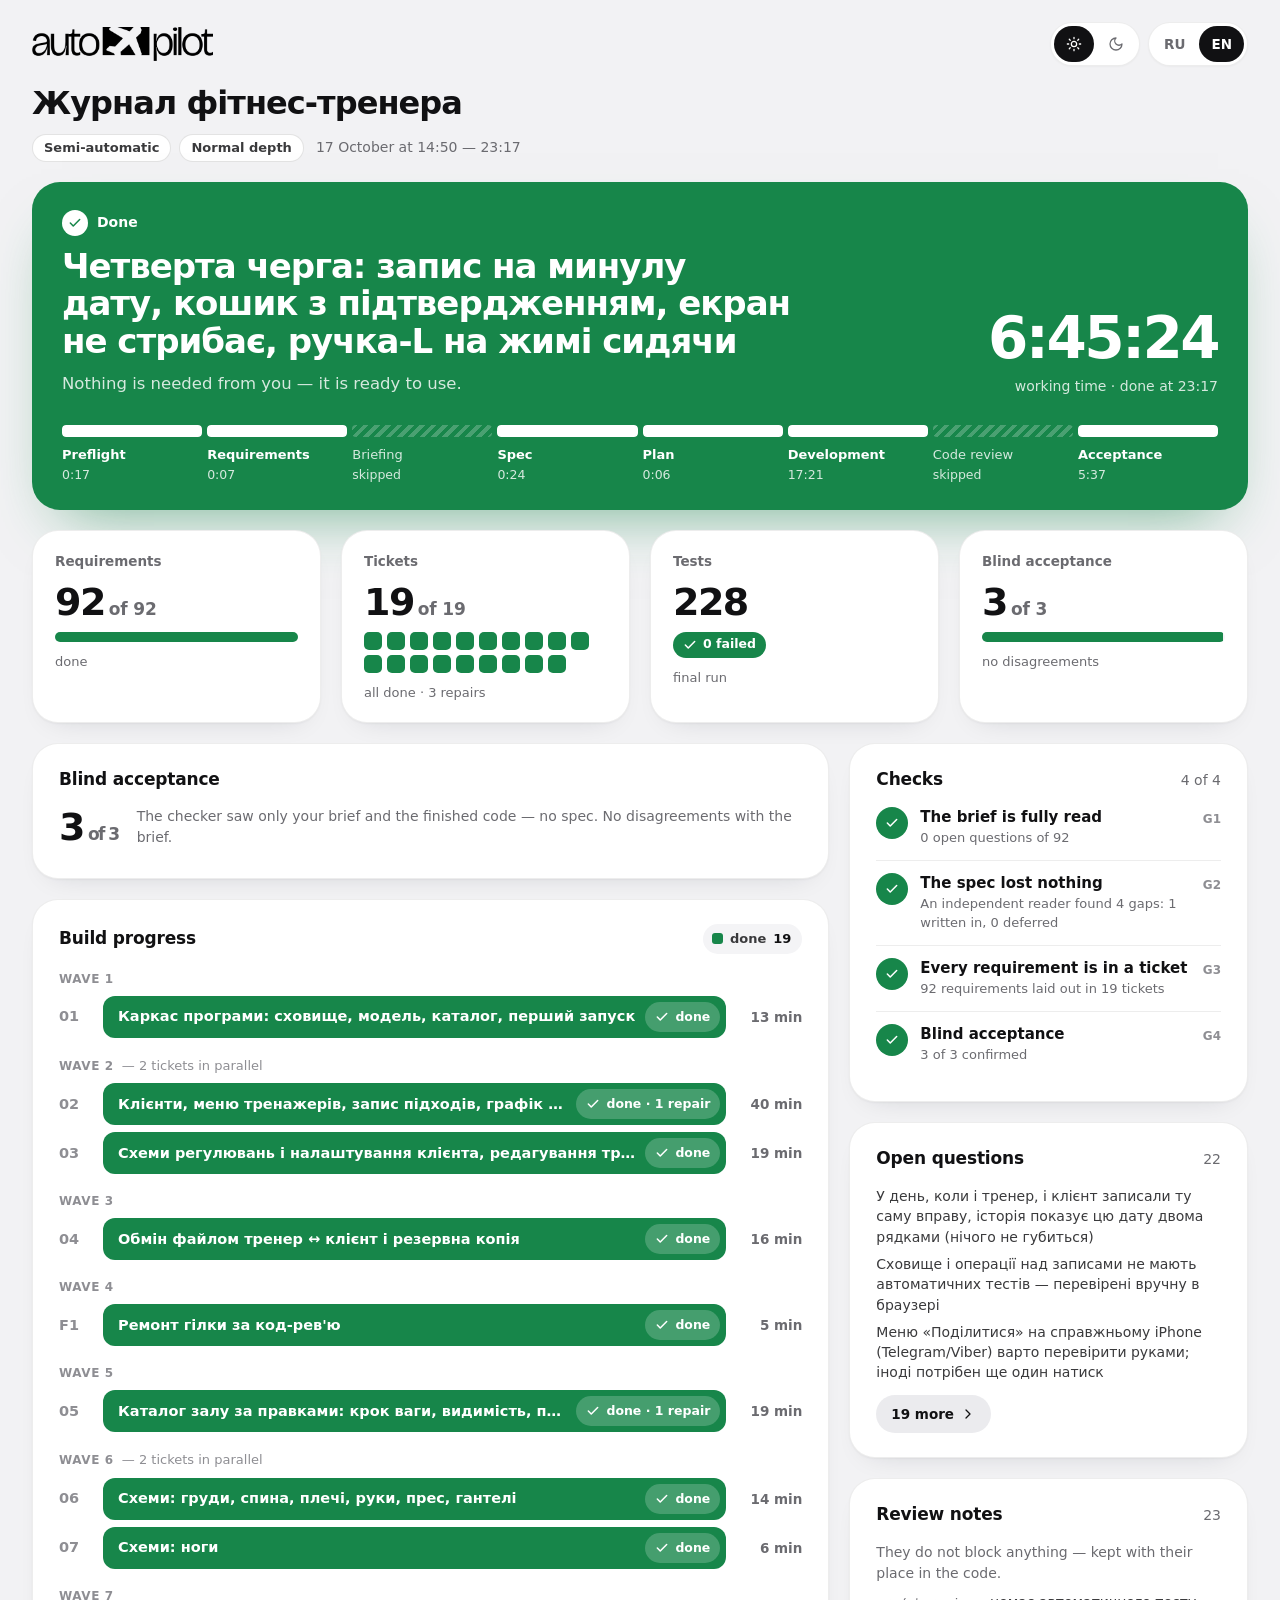
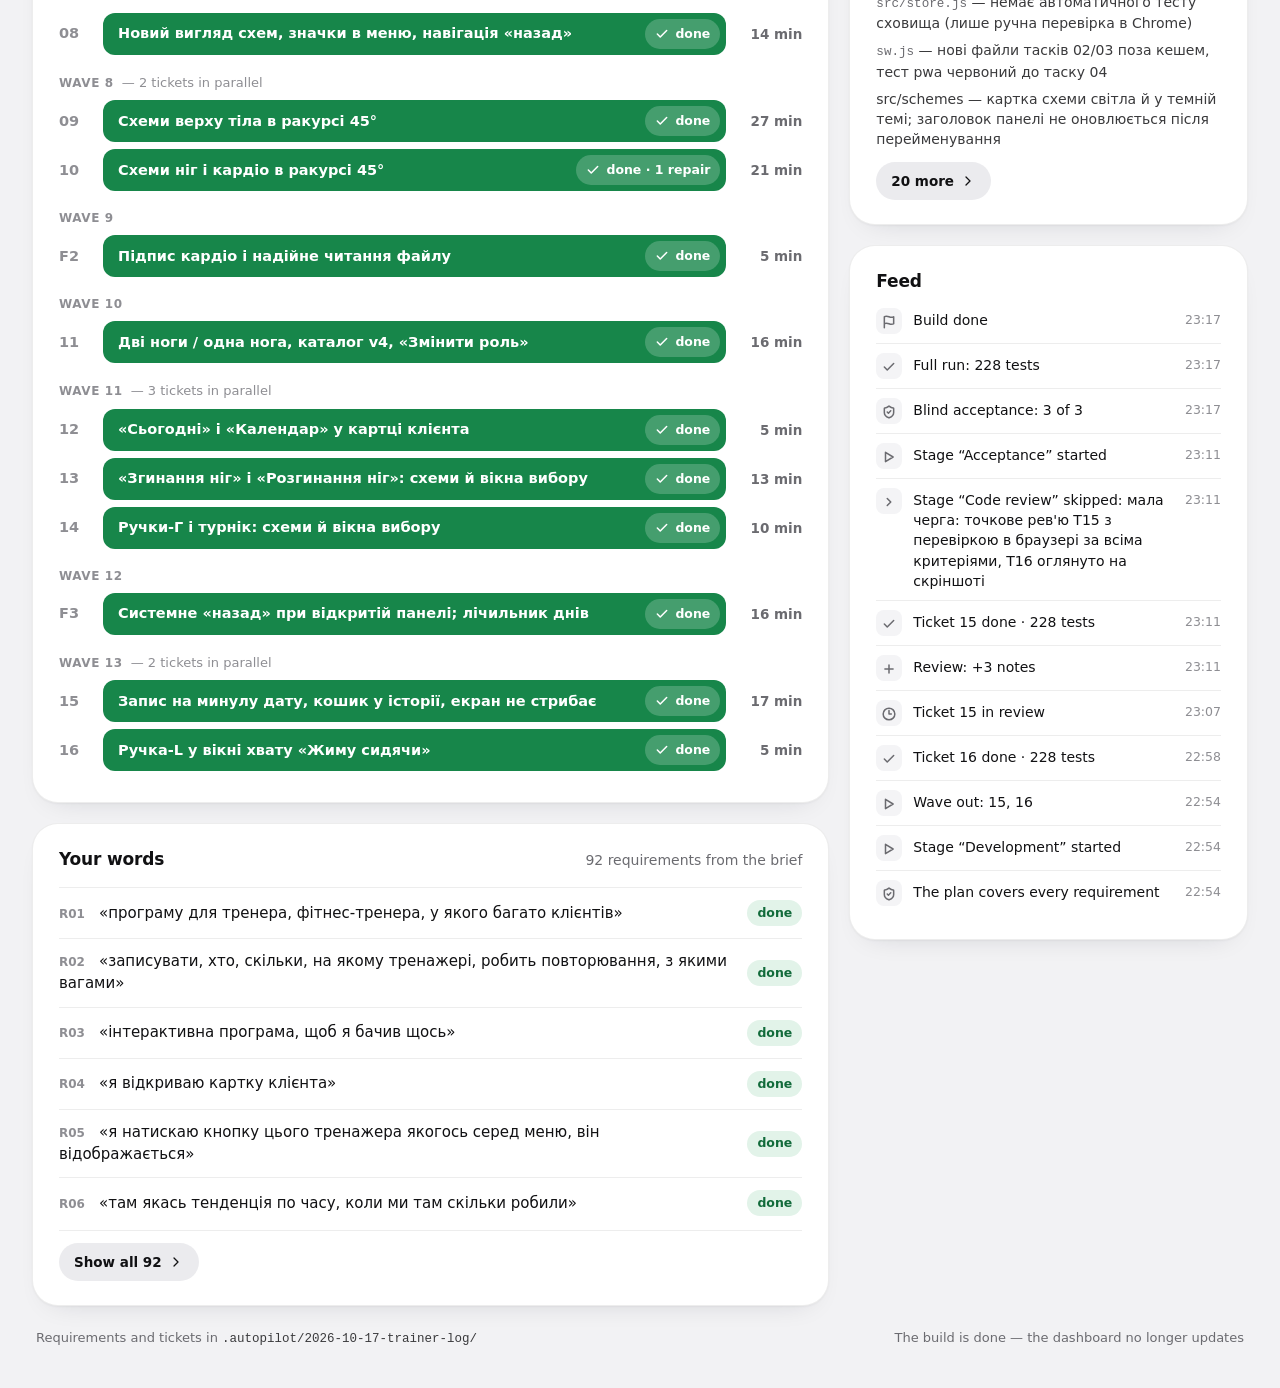
<file: .autopilot/dashboard.html>
<!doctype html>
<html lang="ru">
<head>
<meta charset="utf-8">
<meta name="viewport" content="width=device-width, initial-scale=1">
<title>autopilot</title>
<style>
  /* Цвет здесь — сигнал, а не украшение: у каждого состояния сборки свой.
     Синий — идёт работа, оранжевый — ждём человека или таск пишется,
     зелёный — сдано, бирюзовый — проверка, фиолетовый — ремонт, красный — упало. */
  :root{
    --bg:#F2F2F4; --card:#fff; --inset:#F4F4F6; --soft:#EBEBEE; --line:rgba(0,0,0,.07); --line2:rgba(0,0,0,.11);
    --tx:#111113; --tx2:#3A3A3C; --mut:#6B6B70; --quiet:#8E8E93;
    --hero:#2F45E0; --hero-shadow:rgba(40,60,220,.55);
    --done:#17864A; --done-soft:#E2F3E9; --done-tx:#126B3B;
    --now:#FF6B35; --now-on:#1A0D06; --now-soft:#FFE9DF; --now-tx:#AD3D0E;
    --rev:#0B7F8A; --rev-soft:#DDF2F4; --rev-tx:#08666F;
    --fix:#7C3AED; --fix-soft:#EFE7FE; --fix-tx:#6427D0;
    --bad:#DC2626; --bad-soft:#FDE6E6; --bad-tx:#B01C1C;
    --idle:#D4D4D9; --logo-filter:none;
    --sh:0 1px 2px rgba(0,0,0,.04),0 12px 30px -20px rgba(20,24,40,.2);
    --sh-raised:0 1px 2px rgba(0,0,0,.035),0 16px 36px -24px rgba(20,24,40,.24);
  }
  @media (prefers-color-scheme:dark){
    :root:not([data-theme]){
      --bg:#17181B; --card:#222327; --inset:#2C2D32; --soft:#323338; --line:rgba(255,255,255,.08); --line2:rgba(255,255,255,.14);
      --tx:#F2F2F3; --tx2:#C7C7CC; --mut:#A3A3AA; --quiet:#85858C;
      --hero:#2639C2; --hero-shadow:rgba(0,0,0,.7);
      --done:#1E9A56; --done-soft:#1C3527; --done-tx:#5BD68C;
      --now-soft:#43271C; --now-tx:#FF8A5C;
      --rev:#0E8A96; --rev-soft:#163538; --rev-tx:#6FD6E0;
      --fix:#8B4DF5; --fix-soft:#2F2448; --fix-tx:#BFA2FF;
      --bad:#E5383B; --bad-soft:#47201F; --bad-tx:#FF8B8B;
      --idle:#4A4B51; --logo-filter:invert(1);
      --sh:0 1px 0 rgba(255,255,255,.03) inset,0 12px 30px -20px rgba(0,0,0,.75);
      --sh-raised:0 16px 36px -24px rgba(0,0,0,.8);
      color-scheme:dark;
    }
  }
  :root[data-theme="dark"]{
    --bg:#17181B; --card:#222327; --inset:#2C2D32; --soft:#323338; --line:rgba(255,255,255,.08); --line2:rgba(255,255,255,.14);
    --tx:#F2F2F3; --tx2:#C7C7CC; --mut:#A3A3AA; --quiet:#85858C;
    --hero:#2639C2; --hero-shadow:rgba(0,0,0,.7);
    --done:#1E9A56; --done-soft:#1C3527; --done-tx:#5BD68C;
    --now-soft:#43271C; --now-tx:#FF8A5C;
    --rev:#0E8A96; --rev-soft:#163538; --rev-tx:#6FD6E0;
    --fix:#8B4DF5; --fix-soft:#2F2448; --fix-tx:#BFA2FF;
    --bad:#E5383B; --bad-soft:#47201F; --bad-tx:#FF8B8B;
    --idle:#4A4B51; --logo-filter:invert(1);
    --sh:0 1px 0 rgba(255,255,255,.03) inset,0 12px 30px -20px rgba(0,0,0,.75);
    --sh-raised:0 16px 36px -24px rgba(0,0,0,.8);
    color-scheme:dark;
  }
  *{box-sizing:border-box}
  [hidden]{display:none!important}
  html{-webkit-text-size-adjust:100%}
  body{margin:0;background:var(--bg);color:var(--tx);
    font:15px/1.5 -apple-system,BlinkMacSystemFont,"SF Pro Text","Segoe UI",system-ui,sans-serif;
    -webkit-font-smoothing:antialiased;font-synthesis-weight:none}
  ::selection{background:rgba(255,107,53,.25)}
  :focus-visible{outline:2px solid var(--now);outline-offset:3px}
  code,.mono{font-family:ui-monospace,"SF Mono",Menlo,Consolas,monospace}
  .tnum,.big b,.tv,.s-time,.tl-time,.ev em{font-variant-numeric:tabular-nums}
  .wrap{max-width:1320px;margin:0 auto;padding:22px 32px 40px;display:flex;flex-direction:column;gap:20px;min-width:0}
  .card{background:var(--card);border:1px solid var(--line);border-radius:26px;box-shadow:var(--sh);padding:24px 26px;min-width:0}
  .ic{width:16px;height:16px;flex:0 0 auto;fill:none;stroke:currentColor;stroke-width:1.9;stroke-linecap:round;stroke-linejoin:round}
  .ic.xs{width:14px;height:14px;stroke-width:2.6}
  .ic.m{width:20px;height:20px}
  .wt{font-size:17px;font-weight:650;letter-spacing:-.01em;margin:0;line-height:1.3;display:flex;align-items:center;gap:10px}
  .whead{display:flex;align-items:baseline;justify-content:space-between;gap:8px 12px;margin-bottom:16px;flex-wrap:wrap}
  .whead>span{font-size:14px;color:var(--mut)}

  /* ── верх ─────────────────────────────────────────────────── */
  .top{display:flex;align-items:center;justify-content:space-between;gap:12px;flex-wrap:wrap}
  .logo{height:34px;width:auto;display:block;filter:var(--logo-filter)}
  .tools{display:flex;gap:8px;align-items:center;flex-wrap:wrap}
  .tabs{display:inline-flex;gap:2px;padding:3px;border-radius:999px;background:var(--card);border:1px solid var(--line);box-shadow:var(--sh-raised)}
  .tabs button,.iconbtn{appearance:none;border:0;font:inherit;cursor:pointer;display:inline-flex;align-items:center;justify-content:center}
  .tabs button{height:36px;min-width:40px;padding:0 12px;border-radius:999px;background:transparent;color:var(--mut);font-size:13.5px;font-weight:650;transition:background .2s,color .2s}
  .tabs button:hover{color:var(--tx)}
  .tabs button[aria-pressed="true"]{background:var(--tx);color:var(--card)}
  .iconbtn{width:44px;height:44px;border-radius:999px;border:1px solid var(--line);background:var(--card);box-shadow:var(--sh-raised);color:var(--tx);transition:transform .15s}
  .iconbtn:active{transform:scale(.96)}
  /* «Обновить сейчас»: пока state.js грузится, стрелка крутится — нажатие видно */
  .iconbtn.busy svg{animation:spin .8s linear infinite}
  @keyframes spin{to{transform:rotate(360deg)}}
  .title h1{margin:0;font-size:32px;line-height:1.12;font-weight:700;letter-spacing:-.03em;text-wrap:balance;overflow-wrap:anywhere}
  .meta{display:flex;flex-wrap:wrap;align-items:center;gap:8px;margin-top:12px}
  .tag{display:inline-flex;align-items:center;height:28px;padding:0 11px;border-radius:999px;background:var(--card);border:1px solid var(--line2);font-size:13px;font-weight:600;color:var(--tx2)}
  .meta .when{font-size:14px;color:var(--mut);margin-left:4px}
  #link{background:var(--now);color:var(--now-on);border-radius:18px;padding:14px 18px;font-weight:600;font-size:14.5px;line-height:1.45;margin-bottom:0}
  .lost{max-width:1320px;margin:0 auto;padding:16px 32px 0}

  /* ── шапка состояния ─────────────────────────────────────────── */
  .hero{--h-tx:#fff;--h-mut:rgba(255,255,255,.82);--h-track:rgba(255,255,255,.24);
    border-radius:28px;padding:28px 30px 26px;display:flex;flex-direction:column;gap:28px;
    background:var(--hero);color:var(--h-tx);box-shadow:0 30px 60px -32px var(--hero-shadow);min-width:0}
  .hero.ask{background:#FF6B35;--h-tx:#1A0D06;--h-mut:rgba(26,13,6,.74);--h-track:rgba(26,13,6,.16);box-shadow:0 30px 60px -30px rgba(200,70,20,.6)}
  .hero.won{background:#17864A;--h-track:rgba(255,255,255,.22);box-shadow:0 30px 60px -30px rgba(23,134,74,.6)}
  .hero.bad{background:#C81E1E;--h-track:rgba(255,255,255,.22);box-shadow:0 30px 60px -30px rgba(200,30,30,.55)}
  .hero-top{display:flex;flex-wrap:wrap;justify-content:space-between;align-items:flex-end;gap:20px 40px}
  .hero-main{flex:1 1 420px;min-width:0}
  .state{display:inline-flex;align-items:center;gap:9px;font-size:14px;font-weight:700;margin-bottom:12px}
  .hero h2{margin:0;font-size:34px;line-height:1.1;font-weight:700;letter-spacing:-.03em;text-wrap:balance;max-width:32ch;overflow-wrap:anywhere}
  .lead{margin:12px 0 0;font-size:16.5px;line-height:1.5;color:var(--h-mut);max-width:64ch}
  .lead b{color:var(--h-tx);font-weight:650}
  .big{text-align:right;flex:0 0 auto}
  .big b{display:block;font-size:58px;line-height:.95;font-weight:700;letter-spacing:-.045em}
  .big b small{font-size:24px;letter-spacing:-.02em;font-weight:600;margin-left:6px}
  .big>span{display:block;font-size:14px;color:var(--h-mut);margin-top:10px}
  .big .paused{display:block;margin-top:6px;font-weight:650;color:var(--h-tx)}
  .hint{display:inline-flex;align-items:center;gap:10px;margin-top:18px;min-height:44px;padding:8px 18px;border-radius:22px;background:#1A0D06;color:#fff;font-size:15px;font-weight:600;line-height:1.35}
  .track{display:grid;grid-template-columns:repeat(8,minmax(0,1fr));gap:5px}
  .seg{height:12px;border-radius:4px;background:var(--h-track);overflow:hidden}
  .seg i{display:block;height:100%;border-radius:4px}
  .s-done .seg i{width:100%;background:#21A35B}
  .hero.won .s-done .seg i,.hero.bad .s-done .seg i{background:#fff}
  .hero.ask .s-done .seg i{background:#1A0D06}
  .s-now .seg i{background-color:var(--now)}
  .hero.ask .s-now .seg i{background-color:#fff}
  .s-fail .seg i{width:100%;background:#fff}
  .s-skip .seg{background:repeating-linear-gradient(135deg,var(--h-track) 0 4px,transparent 4px 8px)}
  .s-name{display:block;margin-top:10px;font-size:13px;font-weight:600;line-height:1.3}
  .s-now .s-name,.s-fail .s-name{font-weight:750}
  .s-pend .s-name,.s-skip .s-name{color:var(--h-mut);font-weight:500}
  .s-time{display:block;margin-top:2px;font-size:12.5px;color:var(--h-mut)}
  .live{width:9px;height:9px;border-radius:50%;background:var(--now);outline:2px solid rgba(255,255,255,.9);display:inline-block;flex:0 0 auto;animation:pulse 1.8s cubic-bezier(.16,1,.3,1) infinite}
  .hero.ask .live{background:#1A0D06;outline:0}
  @keyframes pulse{0%{box-shadow:0 0 0 0 rgba(255,107,53,.6)}70%{box-shadow:0 0 0 9px rgba(255,107,53,0)}100%{box-shadow:0 0 0 0 rgba(255,107,53,0)}}
  .badge-ic{width:26px;height:26px;border-radius:50%;background:#fff;display:inline-flex;align-items:center;justify-content:center}
  .hero.won .badge-ic{color:#17864A}.hero.bad .badge-ic{color:#C81E1E}
  .stripes{background-image:linear-gradient(135deg,rgba(255,255,255,.28) 25%,transparent 25%,transparent 50%,rgba(255,255,255,.28) 50%,rgba(255,255,255,.28) 75%,transparent 75%,transparent);background-size:22px 22px;animation:stripes 1.1s linear infinite}
  .hero.ask .stripes{background-image:linear-gradient(135deg,rgba(255,107,53,.5) 25%,transparent 25%,transparent 50%,rgba(255,107,53,.5) 50%,rgba(255,107,53,.5) 75%,transparent 75%,transparent)}
  @keyframes stripes{to{background-position:22px 0}}

  /* ── плитки ───────────────────────────────────────────────── */
  .tiles{display:grid;grid-template-columns:repeat(4,minmax(0,1fr));gap:20px}
  .tile{display:flex;flex-direction:column;gap:11px;padding:20px 22px}
  .tk{font-size:13.5px;font-weight:600;color:var(--mut)}
  .tv{font-size:38px;line-height:1;font-weight:700;letter-spacing:-.04em}
  .tv small{font-size:17px;font-weight:600;color:var(--mut);letter-spacing:-.01em;margin-left:4px}
  .tv.dim{color:var(--quiet)}
  .ts{font-size:13px;color:var(--mut);line-height:1.4}
  .stack{display:flex;height:10px;border-radius:5px;overflow:hidden;gap:2px;background:var(--inset)}
  .stack i{display:block;height:100%}
  .sq{display:flex;gap:5px;flex-wrap:wrap}
  .sq i{width:18px;height:18px;border-radius:5px;display:block}
  .okb{display:inline-flex;align-items:center;gap:6px;height:26px;padding:0 10px;border-radius:999px;font-size:12.5px;font-weight:700;align-self:flex-start;color:#fff}

  /* ── цвета статусов ───────────────────────────────────────── */
  .f-done{background:var(--done);color:#fff}
  .f-now{background-color:var(--now);color:var(--now-on)}
  .f-rev{background:var(--rev);color:#fff}
  .f-fix{background:var(--fix);color:#fff}
  .f-bad{background:var(--bad);color:#fff}
  .f-wait{background:transparent;color:var(--mut);border:1.5px dashed var(--idle)}
  .f-idle{background:var(--idle)}
  .f-q{background:var(--quiet)}

  /* ── ход сборки ───────────────────────────────────────────── */
  .legend{display:flex;flex-wrap:wrap;gap:6px}
  .lg{display:inline-flex;align-items:center;gap:7px;height:30px;padding:0 11px 0 9px;border-radius:999px;background:var(--inset);font-size:13px;font-weight:600;color:var(--tx2)}
  .lg i{width:11px;height:11px;border-radius:3px;display:block}
  .lg b{font-weight:750;color:var(--tx)}
  .wave{display:flex;flex-wrap:wrap;align-items:baseline;gap:4px 8px;font-size:12px;font-weight:750;letter-spacing:.05em;text-transform:uppercase;color:var(--quiet);margin:18px 0 8px}
  .whead+.wave{margin-top:4px}
  .wave span{text-transform:none;letter-spacing:0;font-weight:500;font-size:13px}
  .tl{display:grid;grid-template-columns:32px minmax(0,1fr) 64px;gap:4px 12px;align-items:center;margin-bottom:7px}
  .tl-id{font-size:14.5px;font-weight:750;color:var(--quiet)}
  .tl-id.on{color:var(--tx)}
  .bar{height:42px;border-radius:12px;display:flex;align-items:center;justify-content:space-between;gap:10px;padding:0 6px 0 15px;font-size:14.5px;font-weight:650;min-width:0}
  .bar .nm{overflow:hidden;text-overflow:ellipsis;white-space:nowrap;min-width:0}
  .chipin{flex:0 0 auto;display:inline-flex;align-items:center;gap:6px;height:30px;padding:0 10px;border-radius:999px;background:rgba(255,255,255,.2);font-size:12.5px;font-weight:700;white-space:nowrap}
  .f-now .chipin{background:rgba(26,13,6,.12)}
  .f-wait .chipin{background:var(--inset);color:var(--mut)}
  .tl-time{font-size:13.5px;font-weight:650;text-align:right;color:var(--mut);white-space:nowrap}
  .tl-time.now{color:var(--now-tx)}.tl-time.fix{color:var(--fix-tx)}.tl-time.rev{color:var(--rev-tx)}.tl-time.bad{color:var(--bad-tx)}
  .tl-note{grid-column:2/4;display:flex;gap:8px;align-items:flex-start;font-size:13.5px;line-height:1.45;padding:1px 2px 6px;overflow-wrap:anywhere}
  .tl-note.fix{color:var(--fix-tx)}.tl-note.rev{color:var(--rev-tx)}.tl-note.bad{color:var(--bad-tx)}
  .tl-note .ic{margin-top:2px}

  /* ── колонки и списки ─────────────────────────────────────── */
  .cols{display:grid;grid-template-columns:minmax(0,2fr) minmax(0,1fr);gap:20px;align-items:start}
  .col{display:flex;flex-direction:column;gap:20px;min-width:0}
  .chips{display:flex;flex-wrap:wrap;gap:6px;margin-bottom:10px}
  .chip{appearance:none;height:36px;padding:0 14px;border-radius:999px;border:0;background:var(--soft);color:var(--tx);font:inherit;font-size:13.5px;font-weight:600;cursor:pointer;display:inline-flex;align-items:center;gap:7px}
  .chip i{width:9px;height:9px;border-radius:3px;display:block}
  .chip span{color:var(--mut);font-weight:500}
  .chip[aria-pressed="true"]{background:var(--tx);color:var(--card)}
  .chip[aria-pressed="true"] span{color:inherit;opacity:.7}
  .req{display:grid;grid-template-columns:minmax(0,1fr) auto;gap:14px;align-items:center;padding:12px 0;border-top:1px solid var(--line)}
  .req p{margin:0;font-size:15px;line-height:1.45;overflow-wrap:anywhere}
  .rid{display:inline-block;min-width:40px;font-size:12px;color:var(--quiet);font-weight:750}
  .why{display:block;font-size:13px;color:var(--mut);margin-top:3px;padding-left:40px;line-height:1.45}
  .pill{display:inline-flex;align-items:center;height:26px;padding:0 10px;border-radius:999px;font-size:12.5px;font-weight:700;white-space:nowrap}
  .p-done{background:var(--done-soft);color:var(--done-tx)}
  .p-now{background:var(--now-soft);color:var(--now-tx)}
  .p-mut{background:var(--inset);color:var(--mut)}
  .p-bad{background:var(--bad-soft);color:var(--bad-tx)}
  .more{margin-top:2px;padding-top:12px;border-top:1px solid var(--line)}
  .btn-soft{appearance:none;height:38px;padding:0 15px;border-radius:999px;border:0;background:var(--soft);color:var(--tx);font:inherit;font-size:13.5px;font-weight:600;cursor:pointer;display:inline-flex;align-items:center;gap:6px}
  .gate{display:grid;grid-template-columns:32px minmax(0,1fr) auto;gap:12px;align-items:start;padding:12px 0;border-top:1px solid var(--line)}
  .whead+.gate{border-top:0;padding-top:0}
  .gi{width:32px;height:32px;border-radius:50%;display:flex;align-items:center;justify-content:center}
  .gi.ok{background:var(--done);color:#fff}
  .gi.wait{color:var(--quiet);border:1.5px dashed var(--idle)}
  .gi.warn{background:var(--now);color:var(--now-on)}
  .gi.bad{background:var(--bad);color:#fff}
  .gt{font-size:15px;font-weight:650;line-height:1.35}
  .gs{font-size:13px;color:var(--mut);margin-top:2px;line-height:1.45}
  .gk{font-size:12px;font-weight:750;color:var(--quiet);padding-top:3px}
  .ev{display:grid;grid-template-columns:26px minmax(0,1fr) auto;gap:11px;align-items:start;padding:9px 0;font-size:14px;line-height:1.45;border-top:1px solid var(--line)}
  .whead+.ev{border-top:0;padding-top:0}
  .ei{width:26px;height:26px;border-radius:8px;display:flex;align-items:center;justify-content:center;background:var(--inset);color:var(--mut)}
  .ev>span{padding-top:2px;overflow-wrap:anywhere}
  .ev em{font-style:normal;font-size:12.5px;color:var(--quiet);white-space:nowrap;padding-top:3px}
  .need{padding:13px 0;border-top:1px solid var(--line)}
  .whead+.need{border-top:0;padding-top:0}
  .nh{display:flex;justify-content:space-between;align-items:baseline;gap:8px;font-size:15px;font-weight:650}
  .nh span{font-size:14px;font-weight:600;color:var(--mut)}
  .keys{display:flex;flex-wrap:wrap;gap:6px;margin-top:10px}
  .key{font-size:12.5px;padding:5px 9px;border-radius:9px;background:var(--inset);color:var(--tx2);overflow-wrap:anywhere}
  .nl{margin:8px 0 0;padding:0;list-style:none;font-size:14px;color:var(--tx2);line-height:1.45}
  .nl li{overflow-wrap:anywhere}
  .nl li+li{margin-top:7px}
  .nl.n0{margin-top:0}
  .nl+.btn-soft{margin-top:12px}
  .prep{border:2px solid var(--now)}
  .prep .wt i{width:28px;height:28px;border-radius:8px;background:var(--now);color:var(--now-on);display:inline-flex;align-items:center;justify-content:center}
  .blind-top{display:flex;align-items:center;gap:18px;margin-bottom:6px;flex-wrap:wrap}
  .blind-top b{font-size:38px;font-weight:700;letter-spacing:-.04em;line-height:1}
  .blind-top b small{font-size:17px;color:var(--mut);font-weight:600;margin-left:4px}
  .blind-top p{margin:0;flex:1 1 260px;font-size:14px;line-height:1.5;color:var(--mut)}
  .empty{display:flex;gap:12px;align-items:flex-start;padding:16px 18px;border-radius:16px;border:1.5px dashed var(--idle);font-size:14.5px;line-height:1.5;color:var(--tx2)}
  .empty .ic{color:var(--mut);margin-top:3px}
  .muted{color:var(--mut);font-size:14px;line-height:1.5;margin:0}
  footer{display:flex;flex-wrap:wrap;justify-content:space-between;gap:6px 20px;font-size:13px;color:var(--mut);padding:2px 4px 0}
  footer code{font-size:12.5px;color:var(--tx2);overflow-wrap:anywhere}
  .stale{color:var(--now-tx);font-weight:650}

  /* Появление — один раз, при первой отрисовке: страница перерисовывается
     на каждом событии сборки, и анимация на каждом круге мигала бы. */
  .boot .w{animation:rise .8s cubic-bezier(.16,1,.3,1) both}
  .boot .w:nth-child(2){animation-delay:.05s}.boot .w:nth-child(3){animation-delay:.1s}
  @keyframes rise{from{transform:translateY(10px);filter:blur(5px);opacity:.01}to{transform:none;filter:none;opacity:1}}
  @media (prefers-reduced-motion:reduce){.boot .w,.live,.stripes,.iconbtn.busy svg{animation:none}}

  /* ── ширина ───────────────────────────────────────────────── */
  @media (max-width:1180px){.tiles{grid-template-columns:repeat(2,minmax(0,1fr))}}
  @media (max-width:1040px){.cols{grid-template-columns:minmax(0,1fr)}}
  /* Узкая панель рядом с чатом — главный способ смотреть дашборд. Здесь всё
     плотнее: те же блоки, но цифры и полосы под ширину 380–900 px, а не экрана. */
  @media (max-width:900px){
    body{font-size:14px}
    .wrap{padding:14px 14px 28px;gap:12px}
    .lost{padding:12px 14px 0}
    .logo{height:24px}
    .tabs button{height:30px;min-width:34px;padding:0 9px;font-size:12.5px}
    .iconbtn{width:36px;height:36px}
    .title h1{font-size:21px;letter-spacing:-.02em}
    .meta{margin-top:8px;gap:6px}
    .tag{height:24px;padding:0 9px;font-size:12px}
    .meta .when{font-size:12.5px}
    .card{padding:16px;border-radius:18px}
    .wt{font-size:15px}
    .whead{margin-bottom:12px}
    .whead>span{font-size:12.5px}
    .hero{padding:18px 18px 16px;border-radius:20px;gap:18px}
    .hero-top{gap:14px;align-items:flex-start}
    .hero-main{flex-basis:100%}
    .state{font-size:12.5px;margin-bottom:8px}
    .hero h2{font-size:21px;letter-spacing:-.02em;max-width:none}
    .lead{font-size:14px;margin-top:8px}
    .big{text-align:left}
    .big b{font-size:30px;letter-spacing:-.03em}
    .big b small{font-size:15px}
    .big>span{font-size:12.5px;margin-top:4px}
    .hint{font-size:13.5px;margin-top:12px;padding:8px 14px;min-height:38px}
    .track{grid-template-columns:repeat(4,minmax(0,1fr));gap:12px 4px}
    .seg{height:8px;border-radius:3px}
    .s-name{font-size:12px;margin-top:6px}
    .s-time{font-size:11.5px}
    .tiles{gap:12px}
    .tile{padding:14px;gap:8px}
    .tk{font-size:12.5px}
    .tv{font-size:24px;letter-spacing:-.03em}
    .tv small{font-size:13px}
    .ts{font-size:12px}
    .stack{height:7px}
    .sq{gap:4px}.sq i{width:13px;height:13px;border-radius:4px}
    .okb{height:22px;font-size:11.5px;padding:0 8px}
    .lg{height:26px;font-size:12px;padding:0 9px 0 8px}
    .wave{font-size:11px;margin:14px 0 6px}
    .wave span{font-size:12px}
    .tl{grid-template-columns:22px minmax(0,1fr) 44px;gap:3px 8px;margin-bottom:5px}
    .tl-id{font-size:12.5px}
    .bar{height:32px;border-radius:9px;font-size:13px;padding:0 4px 0 11px;gap:6px}
    .chipin{height:24px;padding:0 7px;font-size:11.5px}
    .chipin .lbl{display:none}
    .tl-time{font-size:12px}
    .tl-note{font-size:12.5px}
    .chip{height:30px;padding:0 11px;font-size:12.5px}
    .req{padding:10px 0;gap:10px}
    .req p{font-size:13.5px}
    .why{padding-left:0;font-size:12.5px}
    .rid{min-width:34px;font-size:11.5px}
    .pill{height:22px;font-size:11.5px;padding:0 8px}
    .gate{grid-template-columns:26px minmax(0,1fr) auto;padding:10px 0;gap:10px}
    .gi{width:26px;height:26px}
    .gt{font-size:13.5px}.gs{font-size:12px}
    .ev{grid-template-columns:22px minmax(0,1fr) auto;font-size:13px;gap:9px}
    .ei{width:22px;height:22px;border-radius:7px}
    .nh{font-size:13.5px}.nl{font-size:13px}
    .key{font-size:11.5px}
    .btn-soft{height:32px;font-size:12.5px}
    .blind-top b{font-size:26px}
    .empty{font-size:13.5px;padding:12px 14px}
    footer{font-size:12px}
  }
  @media (max-width:440px){
    .hero h2{font-size:19px}
    .tiles{grid-template-columns:repeat(2,minmax(0,1fr));gap:10px}
    .tv{font-size:22px}
    .req{grid-template-columns:minmax(0,1fr)}
    .req .pill{justify-self:start}
  }
</style>
</head>
<body>
<!-- Плашка о потере связи живёт вне #app: render() переписывает #app целиком. -->
<div class="lost" hidden><div id="link" role="status" hidden></div></div>
<div class="wrap" id="app"></div>

<!-- Состояние приходит двумя путями, и порядок этих двух тегов — весь смысл.
     Сначала снимок, вписанный внутрь страницы: он есть всегда, поэтому дашборд
     показывает данные, чем бы его ни открыли — двойным кликом, панелью через
     data:, с мёртвым сервером, через месяц после прогона. Потом файл рядом: он
     перекрывает снимок там, где у страницы есть адрес, и он же подгружается
     заново каждые десять секунд, чтобы часы шли без перезагрузки.
     Разойтись в противоположные стороны им нечем: файл пишется на каждой
     правке, снимок — на каждом вызове .autopilot/ap.py, и он же вписывает
     файл в страницу, так что снимок либо равен файлу, либо старше его.
     Между маркерами правит только ap.py; руками — никогда. -->
<script>/*STATE-BEGIN*/window.STATE={"version": 2, "slug": "trainer-log", "dir": "2026-10-17-trainer-log", "title": "Журнал фітнес-тренера", "mode": "semi", "depth": "normal", "tier": "T2", "briefFile": "2026-10-18-brief-pravky-4.md", "memoryFile": "AGENTS.md", "memoryOwner": "autopilot", "skillDir": "C:/Антігравіті ресьорч/.claude/skills/autopilot", "baseCommit": "a3eeb4c", "startedAt": "2026-10-17T17:50:53+03:00", "updatedAt": "2026-10-18T02:17:15+03:00", "finishedAt": "2026-10-18T02:17:15+03:00", "stages": [{"id": "preflight", "status": "done", "startedAt": "2026-10-17T17:50:53+03:00", "finishedAt": "2026-10-17T17:51:10+03:00"}, {"id": "manifest", "status": "done", "startedAt": "2026-10-18T01:53:40+03:00", "finishedAt": "2026-10-18T01:53:47+03:00"}, {"id": "briefing", "status": "skipped", "startedAt": "2026-10-18T01:53:45+03:00", "finishedAt": "2026-10-18T01:53:45+03:00", "note": "уточнено в діалозі"}, {"id": "spec", "status": "done", "startedAt": "2026-10-18T01:53:47+03:00", "finishedAt": "2026-10-18T01:54:11+03:00"}, {"id": "plan", "status": "done", "startedAt": "2026-10-18T01:54:11+03:00", "finishedAt": "2026-10-18T01:54:17+03:00"}, {"id": "build", "status": "done", "startedAt": "2026-10-18T01:54:17+03:00", "finishedAt": "2026-10-18T02:11:38+03:00"}, {"id": "review", "status": "skipped", "startedAt": "2026-10-18T02:11:37+03:00", "finishedAt": "2026-10-18T02:11:37+03:00", "note": "мала черга: точкове рев'ю T15 з перевіркою в браузері за всіма критеріями, T16 оглянуто на скріншоті"}, {"id": "final", "status": "done", "startedAt": "2026-10-18T02:11:38+03:00", "finishedAt": "2026-10-18T02:17:15+03:00"}], "requirements": {"total": 92, "done": 92, "inTicket": 0, "inSpec": 0, "placeholder": 0, "deferred": 0, "dropped": 0}, "tickets": [{"id": "01", "title": "Каркас програми: сховище, модель, каталог, перший запуск", "requirements": ["R09", "R10", "R25", "R30", "R31", "R32", "R44i", "R49i"], "blockedBy": [], "wave": 1, "zone": ["index.html", "app.css", "css/", "screens.css", "schemes.css", "index.html", "manifest.webmanifest", "sw.js", "icons/", "src/app.js", "src/store.js", "src/core/model.js", "src/core/catalog.js", "src/ui/dom.js", "src/ui/start.js", "src/ui/settings.js", "src/schemes/index.js", "test/"], "review": "да — фундамент", "model": "сильная", "status": "done", "startedAt": "2026-10-17T18:02:36+03:00", "finishedAt": "2026-10-17T18:15:08+03:00", "retries": 0, "repairs": 0, "tests": {"passed": 32, "failed": 0}, "commit": "b72bf82"}, {"id": "02", "title": "Клієнти, меню тренажерів, запис підходів, графік та історія", "requirements": ["R01", "R02", "R03", "R04", "R05", "R06", "R14", "R15", "R18", "R21", "R28", "R43i", "R48i", "G01"], "blockedBy": ["01"], "wave": 2, "zone": ["src/ui/clients.js", "src/ui/client.js", "src/ui/exercise.js", "src/ui/chart.js", "src/core/chartdata.js", "test/chartdata.test.js", "css/screens.css"], "review": "нет", "model": "обычная", "status": "done", "startedAt": "2026-10-17T18:15:10+03:00", "finishedAt": "2026-10-17T18:55:09+03:00", "retries": 0, "repairs": 1, "repairFindings": ["exercise.js не парситься як ES-модуль — програма не завантажується; + тест парсингу модулів"], "tests": {"passed": 99, "failed": 0}, "commit": "19412f6"}, {"id": "03", "title": "Схеми регулювань і налаштування клієнта, редагування тренажерів", "requirements": ["R07", "R16", "R17", "R22", "R23", "R24", "R26", "R27", "R29", "R30", "R33", "R34", "R35", "R36", "R37", "R38", "R39", "R40", "R41", "R42"], "blockedBy": ["01"], "wave": 2, "zone": ["src/schemes/", "src/ui/equipment.js", "test/schemes.test.js", "css/schemes.css"], "review": "нет", "model": "сильная", "status": "done", "startedAt": "2026-10-17T18:15:10+03:00", "finishedAt": "2026-10-17T18:33:57+03:00", "retries": 0, "repairs": 0, "tests": {"passed": 50, "failed": 1}, "commit": "2ae9ba9"}, {"id": "04", "title": "Обмін файлом тренер ↔ клієнт і резервна копія", "requirements": ["R08", "R11", "R12", "R13", "R19", "R20", "R44i", "R45i", "R46i", "R47i"], "blockedBy": ["01", "02", "03"], "wave": 3, "zone": ["sw.js", "src/core/sync.js", "src/share.js", "src/ui/exchange.js", "test/sync.test.js", "src/ui/client.js", "src/ui/start.js", "src/ui/settings.js"], "review": "да — злиття і видалення даних користувача", "model": "сильная", "status": "done", "startedAt": "2026-10-17T18:41:10+03:00", "finishedAt": "2026-10-17T18:57:01+03:00", "retries": 0, "repairs": 0, "tests": {"passed": 99, "failed": 0}, "commit": "89a23b9"}, {"id": "05", "title": "Каталог залу за правками: крок ваги, видимість, прес, гантелі, оновлення на встановлених телефонах", "requirements": ["G02", "G17", "G03", "G04", "G06", "G07", "G08", "G09", "G10", "G11", "G12", "G13", "G14", "G16"], "blockedBy": [], "wave": 5, "zone": ["src/core/catalog.js", "src/core/model.js", "src/store.js", "src/ui/log-form.js", "src/ui/client.js", "src/schemes/registry.js", "src/schemes/index.js", "src/schemes/upper.js", "src/schemes/legs.js", "sw.js", "test/catalog.test.js", "test/model.test.js", "test/migration.test.js"], "review": "да — фундамент і міграція даних користувача", "model": "сильная", "status": "done", "startedAt": "2026-10-17T19:46:18+03:00", "finishedAt": "2026-10-17T20:05:04+03:00", "retries": 0, "repairs": 1, "repairFindings": ["змінені тренером eq-16 / старі Гантелі не мають ставати retired або мають повертатися з «Тренажери»"], "tests": {"passed": 124, "failed": 0}, "commit": "83e42c4"}, {"id": "06", "title": "Схеми: груди, спина, плечі, руки, прес, гантелі", "requirements": ["G03", "G04", "G05", "G15", "G16"], "blockedBy": ["05"], "wave": 6, "zone": ["src/schemes/upper.js", "src/schemes/lever-pulldown.js", "test/schemes-upper.test.js"], "review": "нет", "model": "сильная", "status": "done", "startedAt": "2026-10-17T20:05:06+03:00", "finishedAt": "2026-10-17T20:19:20+03:00", "retries": 0, "repairs": 0, "tests": {"passed": 143, "failed": 0}, "commit": "efc6069"}, {"id": "07", "title": "Схеми: ноги", "requirements": ["G05", "G13", "G14", "G15"], "blockedBy": ["05"], "wave": 6, "zone": ["src/schemes/legs.js", "test/schemes-legs.test.js"], "review": "нет", "model": "обычная", "status": "done", "startedAt": "2026-10-17T20:05:06+03:00", "finishedAt": "2026-10-17T20:11:33+03:00", "retries": 0, "repairs": 0, "tests": {"passed": 131, "failed": 1}, "commit": "feb45f5"}, {"id": "08", "title": "Новий вигляд схем, значки в меню, навігація «назад»", "requirements": ["G18", "G30", "G31"], "blockedBy": [], "wave": 7, "zone": ["src/schemes/index.js", "src/schemes/registry.js", "src/schemes/svg.js", "src/schemes/values.js", "src/schemes/cardio.js", "src/core/catalog.js", "src/ui/client.js", "src/ui/exercise.js", "src/app.js", "css/schemes.css", "css/screens.css", "sw.js", "test/schemes.test.js", "test/catalog.test.js", "test/migration.test.js", "test/nav.test.js"], "review": "да — фундамент", "model": "сильная", "status": "done", "startedAt": "2026-10-17T21:37:22+03:00", "finishedAt": "2026-10-17T21:51:10+03:00", "retries": 0, "repairs": 0, "tests": {"passed": 159, "failed": 0}, "commit": "80d40fe"}, {"id": "09", "title": "Схеми верху тіла в ракурсі 45°", "requirements": ["G19", "G20", "G26", "G27", "G28", "G29"], "blockedBy": ["08"], "wave": 8, "zone": ["src/schemes/upper.js", "src/schemes/butterfly.js", "src/schemes/low-row.js", "src/schemes/lever-pulldown.js", "test/schemes-upper.test.js"], "review": "нет", "model": "сильная", "status": "done", "startedAt": "2026-10-17T21:51:12+03:00", "finishedAt": "2026-10-17T22:17:42+03:00", "retries": 0, "repairs": 0, "tests": {"passed": 166, "failed": 0}, "commit": "c30c78b"}, {"id": "10", "title": "Схеми ніг і кардіо в ракурсі 45°", "requirements": ["G19", "G21", "G22", "G23", "G24", "G25"], "blockedBy": ["08"], "wave": 8, "zone": ["src/schemes/legs.js", "src/schemes/cardio.js", "test/schemes-legs.test.js", "test/schemes-cardio.test.js"], "review": "нет", "model": "сильная", "status": "done", "startedAt": "2026-10-17T21:51:12+03:00", "finishedAt": "2026-10-17T22:11:51+03:00", "retries": 0, "repairs": 1, "repairFindings": ["жим ногами — стопи не видно на платформі; зведення/розведення — ноги перехрещені, не на двох подушках"], "tests": {"passed": 158, "failed": 8}, "commit": "3f71efc"}, {"id": "11", "title": "Дві ноги / одна нога, каталог v4, «Змінити роль»", "requirements": ["G33", "G36", "G38", "G39", "G32"], "blockedBy": [], "wave": 10, "zone": ["src/core/model.js", "src/core/catalog.js", "src/core/chartdata.js", "src/ui/log-form.js", "src/ui/log-data.js", "src/ui/settings.js", "src/ui/start.js", "src/store.js", "test/model.test.js", "test/catalog.test.js", "test/migration.test.js", "test/chartdata.test.js", "test/role.test.js"], "review": "да — дані користувача і скидання сховища", "model": "сильная", "status": "done", "startedAt": "2026-10-18T00:41:53+03:00", "finishedAt": "2026-10-18T00:57:25+03:00", "retries": 0, "repairs": 0, "tests": {"passed": 193, "failed": 2}, "commit": "018abcd"}, {"id": "12", "title": "«Сьогодні» і «Календар» у картці клієнта", "requirements": ["G37"], "blockedBy": ["11"], "wave": 11, "zone": ["src/ui/client.js", "src/ui/today.js", "src/ui/calendar.js", "css/screens.css", "sw.js", "test/today.test.js"], "review": "нет", "model": "обычная", "status": "done", "startedAt": "2026-10-18T00:57:27+03:00", "finishedAt": "2026-10-18T01:02:50+03:00", "retries": 0, "repairs": 0, "tests": {"passed": 205, "failed": 5}, "commit": "286a815"}, {"id": "13", "title": "«Згинання ніг» і «Розгинання ніг»: схеми й вікна вибору", "requirements": ["G32", "G34", "G35"], "blockedBy": ["11"], "wave": 11, "zone": ["src/schemes/legs.js", "test/schemes-legs.test.js"], "review": "нет", "model": "сильная", "status": "done", "startedAt": "2026-10-18T00:57:27+03:00", "finishedAt": "2026-10-18T01:10:13+03:00", "retries": 0, "repairs": 0, "tests": {"passed": 212, "failed": 0}, "commit": "b425ab5"}, {"id": "14", "title": "Ручки-Г і турнік: схеми й вікна вибору", "requirements": ["G36", "G38"], "blockedBy": ["11"], "wave": 11, "zone": ["src/schemes/upper.js", "test/schemes-upper.test.js"], "review": "нет", "model": "сильная", "status": "done", "startedAt": "2026-10-18T00:57:27+03:00", "finishedAt": "2026-10-18T01:07:42+03:00", "retries": 0, "repairs": 0, "tests": {"passed": 210, "failed": 2}, "commit": "7fd2e32"}, {"id": "15", "title": "Запис на минулу дату, кошик у історії, екран не стрибає", "requirements": ["G40", "G41", "G42"], "blockedBy": [], "wave": 13, "zone": ["src/ui/log-form.js", "src/ui/log-data.js", "src/ui/exercise.js", "src/ui/calendar.js", "src/ui/today.js", "src/ui/client.js", "src/app.js", "css/screens.css", "sw.js", "test/log-data.test.js", "test/today.test.js", "test/nav.test.js"], "review": "да — видалення даних користувача", "model": "сильная", "status": "done", "retries": 0, "repairs": 0, "startedAt": "2026-10-18T01:54:19+03:00", "finishedAt": "2026-10-18T02:11:35+03:00", "tests": {"passed": 228, "failed": 0}, "commit": "fec07e8"}, {"id": "16", "title": "Ручка-L у вікні хвату «Жиму сидячи»", "requirements": ["G43"], "blockedBy": [], "wave": 13, "zone": ["src/schemes/upper.js", "test/schemes-upper.test.js"], "review": "нет", "model": "сильная", "status": "done", "retries": 0, "repairs": 0, "startedAt": "2026-10-18T01:54:19+03:00", "finishedAt": "2026-10-18T01:58:54+03:00", "tests": {"passed": 228, "failed": 0}, "commit": "84a612c"}, {"id": "F1", "title": "Ремонт гілки за код-рев'ю", "requirements": ["R12", "R13", "R20", "R45i", "R47i"], "blockedBy": [], "wave": 4, "zone": ["src/core/sync.js", "test/sync.test.js", "src/app.js", "src/ui/exchange.js", "src/ui/clients.js"], "review": "да — ремонт ветки", "model": "сильная", "status": "done", "startedAt": "2026-10-17T19:00:35+03:00", "finishedAt": "2026-10-17T19:05:51+03:00", "retries": 0, "repairs": 0, "tests": {"passed": 102, "failed": 0}, "commit": "f8cfef2"}, {"id": "F2", "title": "Підпис кардіо і надійне читання файлу", "requirements": ["R12", "G19"], "blockedBy": [], "wave": 9, "zone": ["src/schemes/index.js", "src/share.js", "sw.js", "test/schemes.test.js", "test/share.test.js"], "review": "да — ремонт ветки", "model": "сильная", "status": "done", "startedAt": "2026-10-17T22:29:48+03:00", "finishedAt": "2026-10-17T22:34:46+03:00", "retries": 0, "repairs": 0, "tests": {"passed": 173, "failed": 0}, "commit": "2b51ed7"}, {"id": "F3", "title": "Системне «назад» при відкритій панелі; лічильник днів", "requirements": ["G30", "G39"], "blockedBy": [], "wave": 12, "zone": ["src/ui/dom.js", "src/app.js", "src/ui/settings.js", "test/nav.test.js", "test/role.test.js", "sw.js"], "review": "да — ремонт ветки", "model": "сильная", "status": "done", "startedAt": "2026-10-18T01:19:42+03:00", "finishedAt": "2026-10-18T01:35:15+03:00", "retries": 0, "repairs": 0, "tests": {"passed": 218, "failed": 0}, "commit": "ee97222"}], "tests": {"passed": 228, "failed": 0}, "debt": {"placeholders": [], "assumptions": [], "emptyEnv": []}, "additions": [], "coverage": {"found": 4, "fixed": 1, "deferred": 0, "items": []}, "concerns": ["src/store.js — немає автоматичного тесту сховища (лише ручна перевірка в Chrome)", "sw.js — нові файли тасків 02/03 поза кешем, тест pwa червоний до таску 04", "src/schemes — картка схеми світла й у темній темі; заголовок панелі не оновлюється після перейменування", "src/ui/log-data.js — операції над сесіями без тестів; UI таску 02 не перевірено в браузері", "src/ui/client.js — плашки «Давно не зберігали копію» немає на списку клієнтів тренера (лише картка й налаштування)", "src/share.js — меню «Поділитися» на справжньому iPhone не перевірено; при NotAllowedError потрібен ще один натиск", "src/core/sync.js:297,105 — id налаштування з файлу не звіряється з settingId(clientId,exerciseId,adjustmentId)", "src/core/sync.js:101-106 — CHECKS не перевіряють equipmentId/exerciseId/date сесії, equipmentId налаштування, id/name вправ", "src/core/sync.js:197,321 — при перенесенні сесії в іншу картку updatedAt не змінюється; на двох телефонах запис може жити в різних картках", "src/core/sync.js:312,337 — підходи тренера і клієнта в один день на одну вправу дають дві сесії на дату", "src/ui/exchange.js:196 — текст «нічого не видаляється» при відновленні копії неточний", "src/core/catalog.js:204 — тренажер, схований тренером, показується сірим клієнту з записами на ньому", "src/core/catalog.js:284 — «тренер торкався видимості» визначається за наявністю поля hidden; не задокументовано", "src/ui/client.js:17 — сірий стиль рідкісних inline замість класу в css/screens.css", "src/store.js — виклик апгрейду каталогу при відкритті/replaceAll/applyChanges без автотесту", "src/ui/client.js:74,108-110 — збережене місце меню застосовується при кожному rerender (старий пошук/прокрутка вертаються)", "src/app.js:63 — isTabSwitch тестується, але не використовується; перемикання вкладок без тесту", "test/migration.test.js:189 — фікстура V2 будується тим самим кодом, що seedV2", "src/schemes/index.js renderScheme — компонування (мітка → панель → збереження) без автотесту", "src/store.js clearAll — без автотесту; changeRole перевірено на підробленому store", "src/ui/exercise.js:21 — keepScrollY на рівні модуля може дістатися чужому екрану при швидкій навігації", "src/ui/client.js:140,170 — подвійний натиск «Додати запис на цей день» відкриває дві панелі", "src/ui/exercise.js:98 — дата перевіряється двічі (app.js і exercise.js)"], "blind": {"checked": 3, "matched": 3, "mismatches": []}, "beats": ["2026-10-17T17:50:53+03:00", "2026-10-17T17:51:10+03:00", "2026-10-17T17:51:50+03:00", "2026-10-17T17:52:18+03:00", "2026-10-17T17:52:52+03:00", "2026-10-17T17:55:42+03:00", "2026-10-17T17:56:00+03:00", "2026-10-17T17:59:37+03:00", "2026-10-17T17:59:47+03:00", "2026-10-17T18:02:02+03:00", "2026-10-17T18:02:04+03:00", "2026-10-17T18:02:05+03:00", "2026-10-17T18:02:14+03:00", "2026-10-17T18:02:22+03:00", "2026-10-17T18:02:36+03:00", "2026-10-17T18:11:28+03:00", "2026-10-17T18:13:44+03:00", "2026-10-17T18:15:08+03:00", "2026-10-17T18:15:10+03:00", "2026-10-17T18:33:57+03:00", "2026-10-17T18:33:59+03:00", "2026-10-17T18:41:06+03:00", "2026-10-17T18:41:08+03:00", "2026-10-17T18:41:10+03:00", "2026-10-17T18:54:16+03:00", "2026-10-17T18:54:18+03:00", "2026-10-17T18:54:24+03:00", "2026-10-17T18:55:09+03:00", "2026-10-17T18:57:01+03:00", "2026-10-17T18:57:02+03:00", "2026-10-17T18:57:04+03:00", "2026-10-17T19:00:29+03:00", "2026-10-17T19:00:31+03:00", "2026-10-17T19:00:33+03:00", "2026-10-17T19:00:35+03:00", "2026-10-17T19:04:45+03:00", "2026-10-17T19:05:51+03:00", "2026-10-17T19:05:53+03:00", "2026-10-17T19:13:36+03:00", "2026-10-17T19:14:59+03:00", "2026-10-17T19:15:01+03:00", "2026-10-17T19:44:10+03:00", "2026-10-17T19:44:11+03:00", "2026-10-17T19:44:39+03:00", "2026-10-17T19:44:40+03:00", "2026-10-17T19:44:42+03:00", "2026-10-17T19:45:41+03:00", "2026-10-17T19:45:42+03:00", "2026-10-17T19:45:44+03:00", "2026-10-17T19:45:55+03:00", "2026-10-17T19:45:56+03:00", "2026-10-17T19:46:17+03:00", "2026-10-17T19:46:18+03:00", "2026-10-17T19:47:10+03:00", "2026-10-17T19:59:36+03:00", "2026-10-17T20:02:48+03:00", "2026-10-17T20:02:50+03:00", "2026-10-17T20:05:04+03:00", "2026-10-17T20:05:06+03:00", "2026-10-17T20:11:33+03:00", "2026-10-17T20:11:34+03:00", "2026-10-17T20:19:20+03:00", "2026-10-17T20:19:22+03:00", "2026-10-17T20:19:24+03:00", "2026-10-17T20:24:51+03:00", "2026-10-17T20:24:52+03:00", "2026-10-17T20:31:15+03:00", "2026-10-17T20:31:16+03:00", "2026-10-17T20:31:42+03:00", "2026-10-17T21:35:18+03:00", "2026-10-17T21:35:19+03:00", "2026-10-17T21:35:21+03:00", "2026-10-17T21:35:23+03:00", "2026-10-17T21:35:25+03:00", "2026-10-17T21:36:58+03:00", "2026-10-17T21:37:00+03:00", "2026-10-17T21:37:03+03:00", "2026-10-17T21:37:20+03:00", "2026-10-17T21:37:22+03:00", "2026-10-17T21:47:41+03:00", "2026-10-17T21:51:07+03:00", "2026-10-17T21:51:10+03:00", "2026-10-17T21:51:12+03:00", "2026-10-17T22:09:27+03:00", "2026-10-17T22:11:51+03:00", "2026-10-17T22:17:42+03:00", "2026-10-17T22:17:44+03:00", "2026-10-17T22:17:45+03:00", "2026-10-17T22:23:49+03:00", "2026-10-17T22:29:27+03:00", "2026-10-17T22:29:45+03:00", "2026-10-17T22:29:47+03:00", "2026-10-17T22:29:48+03:00", "2026-10-17T22:34:03+03:00", "2026-10-17T22:34:46+03:00", "2026-10-17T22:34:48+03:00", "2026-10-17T22:34:57+03:00", "2026-10-18T00:39:29+03:00", "2026-10-18T00:39:31+03:00", "2026-10-18T00:39:33+03:00", "2026-10-18T00:39:35+03:00", "2026-10-18T00:41:31+03:00", "2026-10-18T00:41:33+03:00", "2026-10-18T00:41:35+03:00", "2026-10-18T00:41:36+03:00", "2026-10-18T00:41:51+03:00", "2026-10-18T00:41:53+03:00", "2026-10-18T00:53:52+03:00", "2026-10-18T00:57:20+03:00", "2026-10-18T00:57:22+03:00", "2026-10-18T00:57:25+03:00", "2026-10-18T00:57:27+03:00", "2026-10-18T01:02:50+03:00", "2026-10-18T01:02:53+03:00", "2026-10-18T01:07:42+03:00", "2026-10-18T01:07:44+03:00", "2026-10-18T01:10:13+03:00", "2026-10-18T01:10:15+03:00", "2026-10-18T01:10:17+03:00", "2026-10-18T01:14:28+03:00", "2026-10-18T01:19:36+03:00", "2026-10-18T01:19:37+03:00", "2026-10-18T01:19:40+03:00", "2026-10-18T01:19:42+03:00", "2026-10-18T01:25:22+03:00", "2026-10-18T01:35:15+03:00", "2026-10-18T01:35:17+03:00", "2026-10-18T01:35:36+03:00", "2026-10-18T01:53:40+03:00", "2026-10-18T01:53:41+03:00", "2026-10-18T01:53:43+03:00", "2026-10-18T01:53:45+03:00", "2026-10-18T01:53:47+03:00", "2026-10-18T01:54:11+03:00", "2026-10-18T01:54:13+03:00", "2026-10-18T01:54:15+03:00", "2026-10-18T01:54:17+03:00", "2026-10-18T01:54:19+03:00", "2026-10-18T01:58:54+03:00", "2026-10-18T02:07:01+03:00", "2026-10-18T02:11:33+03:00", "2026-10-18T02:11:35+03:00", "2026-10-18T02:11:37+03:00", "2026-10-18T02:11:38+03:00", "2026-10-18T02:17:11+03:00", "2026-10-18T02:17:13+03:00", "2026-10-18T02:17:15+03:00"], "rev": 148, "waiting": null, "waits": [{"kind": "briefing", "from": "2026-10-17T17:52:52+03:00", "to": "2026-10-17T17:55:42+03:00"}], "log": [{"t": "2026-10-17T17:50:53+03:00", "k": "init"}, {"t": "2026-10-17T17:51:10+03:00", "k": "stage", "id": "manifest", "act": "start"}, {"t": "2026-10-17T17:52:18+03:00", "k": "stage", "id": "briefing", "act": "start"}, {"t": "2026-10-17T17:52:52+03:00", "k": "ask", "kind": "briefing", "note": "три питання — як ставити на телефони, Метелик з двома вправами, схема чи фото"}, {"t": "2026-10-17T17:55:42+03:00", "k": "answered", "kind": "briefing"}, {"t": "2026-10-17T17:56:00+03:00", "k": "gate", "g": "G1", "ok": false, "open": 50, "total": 50}, {"t": "2026-10-17T17:56:00+03:00", "k": "stage", "id": "spec", "act": "start"}, {"t": "2026-10-17T17:59:37+03:00", "k": "gate", "g": "G2", "ok": true, "found": 3, "fixed": 3, "deferred": 0}, {"t": "2026-10-17T17:59:47+03:00", "k": "stage", "id": "plan", "act": "start"}, {"t": "2026-10-17T18:02:02+03:00", "k": "tier", "v": "T2"}, {"t": "2026-10-17T18:02:04+03:00", "k": "tickets", "n": 4}, {"t": "2026-10-17T18:02:05+03:00", "k": "gate", "g": "G3", "ok": true, "problems": 0}, {"t": "2026-10-17T18:02:22+03:00", "k": "stage", "id": "build", "act": "start"}, {"t": "2026-10-17T18:02:36+03:00", "k": "ticket", "ids": ["01"], "act": "start"}, {"t": "2026-10-17T18:11:28+03:00", "k": "ticket", "ids": ["01"], "act": "review"}, {"t": "2026-10-17T18:13:44+03:00", "k": "add", "key": "concerns", "n": 1}, {"t": "2026-10-17T18:15:08+03:00", "k": "ticket", "ids": ["01"], "act": "done", "tests": {"passed": 32, "failed": 0}}, {"t": "2026-10-17T18:15:10+03:00", "k": "ticket", "ids": ["02", "03"], "act": "start"}, {"t": "2026-10-17T18:33:57+03:00", "k": "ticket", "ids": ["03"], "act": "done", "tests": {"passed": 50, "failed": 1}}, {"t": "2026-10-17T18:33:59+03:00", "k": "add", "key": "concerns", "n": 2}, {"t": "2026-10-17T18:41:06+03:00", "k": "ticket", "ids": ["02"], "act": "done", "tests": {"passed": 50, "failed": 1}}, {"t": "2026-10-17T18:41:08+03:00", "k": "add", "key": "concerns", "n": 1}, {"t": "2026-10-17T18:41:10+03:00", "k": "ticket", "ids": ["04"], "act": "start"}, {"t": "2026-10-17T18:54:16+03:00", "k": "ticket", "ids": ["04"], "act": "review"}, {"t": "2026-10-17T18:54:18+03:00", "k": "add", "key": "concerns", "n": 2}, {"t": "2026-10-17T18:54:24+03:00", "k": "ticket", "ids": ["02"], "act": "repair", "note": "exercise.js не парситься як ES-модуль — програма не завантажується; + тест парсингу модулів"}, {"t": "2026-10-17T18:55:09+03:00", "k": "ticket", "ids": ["02"], "act": "done", "tests": {"passed": 99, "failed": 0}}, {"t": "2026-10-17T18:57:01+03:00", "k": "ticket", "ids": ["04"], "act": "done", "tests": {"passed": 99, "failed": 0}}, {"t": "2026-10-17T18:57:02+03:00", "k": "add", "key": "concerns", "n": 5}, {"t": "2026-10-17T18:57:04+03:00", "k": "stage", "id": "review", "act": "start"}, {"t": "2026-10-17T19:00:29+03:00", "k": "tickets", "n": 5}, {"t": "2026-10-17T19:00:31+03:00", "k": "gate", "g": "G3", "ok": true, "problems": 0}, {"t": "2026-10-17T19:00:33+03:00", "k": "add", "key": "report", "n": 4}, {"t": "2026-10-17T19:00:35+03:00", "k": "ticket", "ids": ["F1"], "act": "start"}, {"t": "2026-10-17T19:04:45+03:00", "k": "ticket", "ids": ["F1"], "act": "review"}, {"t": "2026-10-17T19:05:51+03:00", "k": "ticket", "ids": ["F1"], "act": "done", "tests": {"passed": 102, "failed": 0}}, {"t": "2026-10-17T19:05:53+03:00", "k": "stage", "id": "final", "act": "start"}, {"t": "2026-10-17T19:13:36+03:00", "k": "gate", "g": "G4", "ok": false, "checked": 32, "matched": 30}, {"t": "2026-10-17T19:14:59+03:00", "k": "tests", "passed": 102, "failed": 0}, {"t": "2026-10-17T19:15:01+03:00", "k": "finish", "result": "Офлайн-програма на телефон для тренера й клієнтів: картки, записи Л/П, графіки, схеми 3 тренажерів, обмін файлом, копія"}, {"t": "2026-10-17T19:44:10+03:00", "k": "reopen"}, {"t": "2026-10-17T19:44:39+03:00", "k": "stage", "id": "manifest", "act": "start"}, {"t": "2026-10-17T19:44:40+03:00", "k": "stage", "id": "briefing", "act": "skip", "note": "правки однозначні; два питання без відповіді — взято запропоноване"}, {"t": "2026-10-17T19:44:42+03:00", "k": "gate", "g": "G1", "ok": true, "open": 0, "total": 65}, {"t": "2026-10-17T19:44:42+03:00", "k": "stage", "id": "spec", "act": "start"}, {"t": "2026-10-17T19:45:41+03:00", "k": "stage", "id": "plan", "act": "start"}, {"t": "2026-10-17T19:45:42+03:00", "k": "tickets", "n": 8}, {"t": "2026-10-17T19:45:44+03:00", "k": "gate", "g": "G3", "ok": false, "problems": 1}, {"t": "2026-10-17T19:45:55+03:00", "k": "tickets", "n": 8}, {"t": "2026-10-17T19:45:56+03:00", "k": "gate", "g": "G3", "ok": true, "problems": 0}, {"t": "2026-10-17T19:46:17+03:00", "k": "stage", "id": "build", "act": "start"}, {"t": "2026-10-17T19:46:18+03:00", "k": "ticket", "ids": ["05"], "act": "start"}, {"t": "2026-10-17T19:47:10+03:00", "k": "gate", "g": "G2", "ok": false, "found": 4, "fixed": 1, "deferred": 0}, {"t": "2026-10-17T19:59:36+03:00", "k": "ticket", "ids": ["05"], "act": "review"}, {"t": "2026-10-17T20:02:48+03:00", "k": "ticket", "ids": ["05"], "act": "repair", "note": "змінені тренером eq-16 / старі Гантелі не мають ставати retired або мають повертатися з «Тренажери»"}, {"t": "2026-10-17T20:02:50+03:00", "k": "add", "key": "concerns", "n": 4}, {"t": "2026-10-17T20:05:04+03:00", "k": "ticket", "ids": ["05"], "act": "done", "tests": {"passed": 124, "failed": 0}}, {"t": "2026-10-17T20:05:06+03:00", "k": "ticket", "ids": ["06", "07"], "act": "start"}, {"t": "2026-10-17T20:11:33+03:00", "k": "ticket", "ids": ["07"], "act": "done", "tests": {"passed": 131, "failed": 1}}, {"t": "2026-10-17T20:11:34+03:00", "k": "add", "key": "report", "n": 1}, {"t": "2026-10-17T20:19:20+03:00", "k": "ticket", "ids": ["06"], "act": "done", "tests": {"passed": 143, "failed": 0}}, {"t": "2026-10-17T20:19:22+03:00", "k": "add", "key": "report", "n": 1}, {"t": "2026-10-17T20:19:24+03:00", "k": "stage", "id": "review", "act": "start"}, {"t": "2026-10-17T20:24:51+03:00", "k": "add", "key": "report", "n": 4}, {"t": "2026-10-17T20:24:52+03:00", "k": "stage", "id": "final", "act": "start"}, {"t": "2026-10-17T20:31:15+03:00", "k": "gate", "g": "G4", "ok": false, "checked": 26, "matched": 25}, {"t": "2026-10-17T20:31:16+03:00", "k": "tests", "passed": 143, "failed": 0}, {"t": "2026-10-17T20:31:42+03:00", "k": "finish", "result": "Правки після першого запуску: крок ваги 5/2,5, каталог залу, схеми для кожного тренажера, розділ «Гантелі»"}, {"t": "2026-10-17T21:35:18+03:00", "k": "reopen"}, {"t": "2026-10-17T21:35:21+03:00", "k": "stage", "id": "manifest", "act": "start"}, {"t": "2026-10-17T21:35:23+03:00", "k": "stage", "id": "briefing", "act": "skip", "note": "правки однозначні; два питання без відповіді — взято запропоноване"}, {"t": "2026-10-17T21:35:25+03:00", "k": "gate", "g": "G1", "ok": true, "open": 0, "total": 80}, {"t": "2026-10-17T21:35:25+03:00", "k": "stage", "id": "spec", "act": "start"}, {"t": "2026-10-17T21:36:58+03:00", "k": "stage", "id": "plan", "act": "start"}, {"t": "2026-10-17T21:37:00+03:00", "k": "tickets", "n": 11}, {"t": "2026-10-17T21:37:03+03:00", "k": "gate", "g": "G3", "ok": true, "problems": 0}, {"t": "2026-10-17T21:37:20+03:00", "k": "stage", "id": "build", "act": "start"}, {"t": "2026-10-17T21:37:22+03:00", "k": "ticket", "ids": ["08"], "act": "start"}, {"t": "2026-10-17T21:47:41+03:00", "k": "ticket", "ids": ["08"], "act": "review"}, {"t": "2026-10-17T21:51:07+03:00", "k": "add", "key": "concerns", "n": 4}, {"t": "2026-10-17T21:51:10+03:00", "k": "ticket", "ids": ["08"], "act": "done", "tests": {"passed": 159, "failed": 0}}, {"t": "2026-10-17T21:51:12+03:00", "k": "ticket", "ids": ["09", "10"], "act": "start"}, {"t": "2026-10-17T22:09:27+03:00", "k": "ticket", "ids": ["10"], "act": "repair", "note": "жим ногами — стопи не видно на платформі; зведення/розведення — ноги перехрещені, не на двох подушках"}, {"t": "2026-10-17T22:11:51+03:00", "k": "ticket", "ids": ["10"], "act": "done", "tests": {"passed": 158, "failed": 8}}, {"t": "2026-10-17T22:17:42+03:00", "k": "ticket", "ids": ["09"], "act": "done", "tests": {"passed": 166, "failed": 0}}, {"t": "2026-10-17T22:17:44+03:00", "k": "add", "key": "report", "n": 2}, {"t": "2026-10-17T22:17:45+03:00", "k": "stage", "id": "review", "act": "start"}, {"t": "2026-10-17T22:23:49+03:00", "k": "gate", "g": "G4", "ok": true, "checked": 15, "matched": 15}, {"t": "2026-10-17T22:29:27+03:00", "k": "add", "key": "report", "n": 3}, {"t": "2026-10-17T22:29:45+03:00", "k": "tickets", "n": 12}, {"t": "2026-10-17T22:29:47+03:00", "k": "gate", "g": "G3", "ok": true, "problems": 0}, {"t": "2026-10-17T22:29:48+03:00", "k": "ticket", "ids": ["F2"], "act": "start"}, {"t": "2026-10-17T22:34:03+03:00", "k": "ticket", "ids": ["F2"], "act": "review"}, {"t": "2026-10-17T22:34:46+03:00", "k": "ticket", "ids": ["F2"], "act": "done", "tests": {"passed": 173, "failed": 0}}, {"t": "2026-10-17T22:34:48+03:00", "k": "tests", "passed": 173, "failed": 0}, {"t": "2026-10-17T22:34:57+03:00", "k": "finish", "result": "Друга черга правок: схеми 45° для всіх тренажерів і кардіо, чисті схеми зі списком значень, значки в меню, навігація «назад»"}, {"t": "2026-10-18T00:39:29+03:00", "k": "reopen"}, {"t": "2026-10-18T00:39:33+03:00", "k": "stage", "id": "manifest", "act": "start"}, {"t": "2026-10-18T00:39:35+03:00", "k": "stage", "id": "briefing", "act": "skip", "note": "усе уточнено в діалозі"}, {"t": "2026-10-18T00:41:31+03:00", "k": "gate", "g": "G1", "ok": true, "open": 0, "total": 88}, {"t": "2026-10-18T00:41:31+03:00", "k": "stage", "id": "spec", "act": "start"}, {"t": "2026-10-18T00:41:33+03:00", "k": "stage", "id": "plan", "act": "start"}, {"t": "2026-10-18T00:41:35+03:00", "k": "tickets", "n": 16}, {"t": "2026-10-18T00:41:36+03:00", "k": "gate", "g": "G3", "ok": true, "problems": 0}, {"t": "2026-10-18T00:41:51+03:00", "k": "stage", "id": "build", "act": "start"}, {"t": "2026-10-18T00:41:53+03:00", "k": "ticket", "ids": ["11"], "act": "start"}, {"t": "2026-10-18T00:53:52+03:00", "k": "ticket", "ids": ["11"], "act": "review"}, {"t": "2026-10-18T00:57:20+03:00", "k": "add", "key": "report", "n": 2}, {"t": "2026-10-18T00:57:22+03:00", "k": "add", "key": "concerns", "n": 1}, {"t": "2026-10-18T00:57:25+03:00", "k": "ticket", "ids": ["11"], "act": "done", "tests": {"passed": 193, "failed": 2}}, {"t": "2026-10-18T00:57:27+03:00", "k": "ticket", "ids": ["12", "13", "14"], "act": "start"}, {"t": "2026-10-18T01:02:50+03:00", "k": "ticket", "ids": ["12"], "act": "done", "tests": {"passed": 205, "failed": 5}}, {"t": "2026-10-18T01:02:53+03:00", "k": "add", "key": "report", "n": 1}, {"t": "2026-10-18T01:07:42+03:00", "k": "ticket", "ids": ["14"], "act": "done", "tests": {"passed": 210, "failed": 2}}, {"t": "2026-10-18T01:07:44+03:00", "k": "add", "key": "report", "n": 1}, {"t": "2026-10-18T01:10:13+03:00", "k": "ticket", "ids": ["13"], "act": "done", "tests": {"passed": 212, "failed": 0}}, {"t": "2026-10-18T01:10:15+03:00", "k": "add", "key": "report", "n": 1}, {"t": "2026-10-18T01:10:17+03:00", "k": "stage", "id": "review", "act": "start"}, {"t": "2026-10-18T01:14:28+03:00", "k": "add", "key": "report", "n": 2}, {"t": "2026-10-18T01:19:36+03:00", "k": "gate", "g": "G4", "ok": true, "checked": 9, "matched": 9}, {"t": "2026-10-18T01:19:37+03:00", "k": "tickets", "n": 17}, {"t": "2026-10-18T01:19:40+03:00", "k": "gate", "g": "G3", "ok": true, "problems": 0}, {"t": "2026-10-18T01:19:42+03:00", "k": "ticket", "ids": ["F3"], "act": "start"}, {"t": "2026-10-18T01:25:22+03:00", "k": "ticket", "ids": ["F3"], "act": "review"}, {"t": "2026-10-18T01:35:15+03:00", "k": "ticket", "ids": ["F3"], "act": "done", "tests": {"passed": 218, "failed": 0}}, {"t": "2026-10-18T01:35:17+03:00", "k": "tests", "passed": 218, "failed": 0}, {"t": "2026-10-18T01:35:36+03:00", "k": "finish", "result": "Третя черга правок: дві ноги / одна нога, ручки-Г, турнік, згинання й розгинання ніг, «Сьогодні» і «Календар», «Змінити роль», «назад» закриває панель"}, {"t": "2026-10-18T01:53:40+03:00", "k": "reopen"}, {"t": "2026-10-18T01:53:43+03:00", "k": "stage", "id": "manifest", "act": "start"}, {"t": "2026-10-18T01:53:45+03:00", "k": "stage", "id": "briefing", "act": "skip", "note": "уточнено в діалозі"}, {"t": "2026-10-18T01:53:47+03:00", "k": "gate", "g": "G1", "ok": true, "open": 0, "total": 92}, {"t": "2026-10-18T01:53:47+03:00", "k": "stage", "id": "spec", "act": "start"}, {"t": "2026-10-18T01:54:11+03:00", "k": "stage", "id": "plan", "act": "start"}, {"t": "2026-10-18T01:54:13+03:00", "k": "tickets", "n": 19}, {"t": "2026-10-18T01:54:15+03:00", "k": "gate", "g": "G3", "ok": true, "problems": 0}, {"t": "2026-10-18T01:54:17+03:00", "k": "stage", "id": "build", "act": "start"}, {"t": "2026-10-18T01:54:19+03:00", "k": "ticket", "ids": ["15", "16"], "act": "start"}, {"t": "2026-10-18T01:58:54+03:00", "k": "ticket", "ids": ["16"], "act": "done", "tests": {"passed": 228, "failed": 0}}, {"t": "2026-10-18T02:07:01+03:00", "k": "ticket", "ids": ["15"], "act": "review"}, {"t": "2026-10-18T02:11:33+03:00", "k": "add", "key": "concerns", "n": 3}, {"t": "2026-10-18T02:11:35+03:00", "k": "ticket", "ids": ["15"], "act": "done", "tests": {"passed": 228, "failed": 0}}, {"t": "2026-10-18T02:11:37+03:00", "k": "stage", "id": "review", "act": "skip", "note": "мала черга: точкове рев'ю T15 з перевіркою в браузері за всіма критеріями, T16 оглянуто на скріншоті"}, {"t": "2026-10-18T02:11:38+03:00", "k": "stage", "id": "final", "act": "start"}, {"t": "2026-10-18T02:17:11+03:00", "k": "gate", "g": "G4", "ok": true, "checked": 3, "matched": 3}, {"t": "2026-10-18T02:17:13+03:00", "k": "tests", "passed": 228, "failed": 0}, {"t": "2026-10-18T02:17:15+03:00", "k": "finish", "result": "Четверта черга: запис на минулу дату, кошик з підтвердженням, екран не стрибає, ручка-L на жимі сидячи"}], "reqList": [{"id": "R01", "text": "«програму для тренера, фітнес-тренера, у якого багато клієнтів»", "status": "done"}, {"id": "R02", "text": "«записувати, хто, скільки, на якому тренажері, робить повторювання, з якими вагами»", "status": "done"}, {"id": "R03", "text": "«інтерактивна програма, щоб я бачив щось»", "status": "done"}, {"id": "R04", "text": "«я відкриваю картку клієнта»", "status": "done"}, {"id": "R05", "text": "«я натискаю кнопку цього тренажера якогось серед меню, він відображається»", "status": "done"}, {"id": "R06", "text": "«там якась тенденція по часу, коли ми там скільки робили»", "status": "done"}, {"id": "R07", "text": "«під цю людину, якісь конкретні там налаштування, висота сидіння, чи ще щось»", "status": "done"}, {"id": "R08", "text": "«клієнт сам вирішив потренуватись, потренувався, вписав результати … як воно з'явиться на телефоні у тренера?»", "status": "done"}, {"id": "R09", "text": "«Пристрій: телефон, в залі, біля тренажера.»", "status": "done"}, {"id": "R10", "text": "«Дані: зберігаються на телефоні (без хмари, без реєстрації, без акаунтів).»", "status": "done"}, {"id": "R11", "text": "«Користувачі: тренер і клієнти. У клієнта — та сама програма на своєму телефоні.»", "status": "done"}, {"id": "R12", "text": "«обмін файлом через месенджер (Telegram, Viber). Клієнт натискає «надіслати тренеру» — тренер відкриває файл, і записи додаються в картку клієнта»", "status": "done"}, {"id": "R13", "text": "«Так само в зворотний бік: тренер надсилає клієнту його дані.»", "status": "done"}, {"id": "R14", "text": "«Клієнт може сам: записувати свої тренування»", "status": "done"}, {"id": "R15", "text": "«[клієнт може сам] дивитись графіки прогресу»", "status": "done"}, {"id": "R16", "text": "«[клієнт може сам] бачити й редагувати свої налаштування на тренажерах»", "status": "done"}, {"id": "R17", "text": "«Тренажери: тренер створює список сам, під свій зал.»", "status": "done"}, {"id": "R18", "text": "«показувати всі записи як є (дата, підходи, повторення, вага). Програма не рахує «робочу вагу»»", "status": "done"}, {"id": "R19", "text": "«Налаштування на тренажері редагують і тренер, і клієнт; якщо змінили обоє — лишається пізніша зміна.»", "status": "done"}, {"id": "R20", "text": "«кнопка «Зберегти копію» (файлом, напр. собі в Telegram), бо дані лише в телефоні»", "status": "done"}, {"id": "R21", "text": "«не лише тренажери — обов'язково гантелі, турнік, кардіо (для кардіо — час, дистанція тощо)»", "status": "done"}, {"id": "R22", "text": "«Налаштування — окремі поля під кожен тренажер (не вільний текст)»", "status": "done"}, {"id": "R23", "text": "«прям на фото тренажера чи якось на схемки такий показати, що означає сидіння 1 або сидіння 2 … ЦЕ ДУЖЕ ВАЖЛИВО»", "status": "done"}, {"id": "R24", "text": "«У картці клієнта на схемі видно саме його значення.»", "status": "done"}, {"id": "R25", "text": "«Тренажери — лише одного конкретного залу; список і вигляд тренажерів беремо з сайту цього залу» (26 тренажерів, gym/equipment.md)", "status": "done"}, {"id": "R26", "text": "«Регулювань … на сайті немає … До того на схемах — помітні заглушки, не вигадані цифри.»", "status": "done"}, {"id": "R27", "text": "«Перший етап: схеми регулювань лише для 2–3 головних тренажерів … Схему малювати за фото з залу»", "status": "done"}, {"id": "R28", "text": "«Вага на тренажерах з дисками — окремо на кожну руку (ліва / права), і вона може відрізнятися.»", "status": "done"}, {"id": "R29", "text": "«Тренер дає тренажерам свої назви (напр. «Метелик») — назву тренажера тренер може змінити.»", "status": "done"}, {"id": "R30", "text": "«Список тренажерів має стартово бути вже в програмі; тренер може додати свій тренажер.»", "status": "done"}, {"id": "R31", "text": "«Нотатки до тренувань не потрібні.»", "status": "done"}, {"id": "R32", "text": "«Мова інтерфейсу: українська.»", "status": "done"}, {"id": "R33", "text": "«Метелик»: «Позиція ручок — зверху … Позицій: 5 ⚠ приблизно»; «Висота сидіння — знизу … Позицій: 5 ⚠ приблизно»", "status": "done"}, {"id": "R34", "text": "«Метелик»: «схоже, на ньому ж виконують «Відведення рук назад» (№11), сидячи обличчям до спинки»", "status": "done"}, {"id": "R35", "text": "Тяга нижнього блока: «Регулювань немає. Налаштування клієнта — яка ручка (кріпиться на карабін).»", "status": "done"}, {"id": "R36", "text": "Вертикальна тяга: «Висота сидіння. Позицій: ⚠ невідомо (за аналогією з «Метеликом» — 5, уточнити)»", "status": "done"}, {"id": "R37", "text": "«Хват — ручка одна, але є три позиції рук … зелена … червона … помаранчева … на схемі ручки підсвічено, де саме брати»", "status": "done"}, {"id": "R38", "text": "«Назви позицій ⚠ поки умовні — тренер зможе перейменувати.»", "status": "done"}, {"id": "R39", "text": "«Хват «збоку» не включати.»", "status": "done"}, {"id": "R40", "text": "«Один набір ручок … однаковий для всіх тяг … Для кожного блокового тренажера в картці клієнта зберігається, з якою ручкою він працює»", "status": "done"}, {"id": "R41", "text": "«у програмі — малюнок кожної ручки, щоб одразу було видно, яку брати»; «включай всі 5 … №6 поки не включаємо»", "status": "done"}, {"id": "R42", "text": "«Кількість позицій, позначена «⚠ приблизно», — припущення автора; уточнити в залі.»", "status": "done"}, {"id": "R43i", "text": "(подразумевается) тренер додає, перейменовує й видаляє клієнтів", "status": "done"}, {"id": "R44i", "text": "(подразумевается) кожен телефон знає, чий він: тренера чи клієнта (у клієнта — лише своя картка)", "status": "done"}, {"id": "R45i", "text": "(подразумевается) з «Зберегти копію» можна відновити дані на новому телефоні", "status": "done"}, {"id": "R46i", "text": "(подразумевается) повторне відкриття того самого файлу не дублює записи", "status": "done"}, {"id": "R47i", "text": "(подразумевается) файл від клієнта потрапляє саме в його картку, а не в чужу", "status": "done"}, {"id": "R48i", "text": "(подразумевается) помилково введений запис можна виправити або видалити", "status": "done"}, {"id": "R49i", "text": "(подразумевается) програма якось потрапляє на телефони тренера й клієнтів і працює без інтернету в залі", "status": "done"}, {"id": "G01", "text": "«деякі тренажери є в них таке, що на одному тренажері виконуються дві абсолютно разні вправи … роби якесь зрозуміло, щоб це було зрозуміле перемикання»", "status": "done"}, {"id": "G02", "text": "«на оцих блокових тренажерах, де ти шпильку вставляєш, там всюди кроп 5 кілограмів»", "status": "done"}, {"id": "G03", "text": "«От той, що ми ручки розбирали з різними хватами, оце іменно той, що спереді себе ти тянеш, а не зверху» — схема з трьома хватами належить горизонтальній тязі на дисках", "status": "done"}, {"id": "G04", "text": "«жим у тренажері … регулюється тільки висота сидіння, теж постав 5 підміток»", "status": "done"}, {"id": "G05", "text": "«до кожного тренажера буде схемка, щоб було зрозуміло, що це за тренажер»", "status": "done"}, {"id": "G06", "text": "«жим у блоці такого тренажера немає» (груди і плечі); не пам'ятає «Розгинання в блоці», «Жим ногами сидячи»", "status": "done"}, {"id": "G07", "text": "«Тяга горизонтального блоку … міняється тільки ручка»; «Тяга вертикального блоку … крок 5 кг, міняється ручка … прижимний валік … хай буде»", "status": "done"}, {"id": "G08", "text": "«Вертикальна тяга в силовому тренажері … дві позиції ручки і теж бліни. Регулюється тільки прижимний валік»", "status": "done"}, {"id": "G09", "text": "«Згинання рук у блоці … ніхто ніколи це не робить»; гравітрони — «в кінець списка сіреньких»", "status": "done"}, {"id": "G10", "text": "«Скручування на прес і ротація на прес. У нас це один тренажер … два перемикача»", "status": "done"}, {"id": "G11", "text": "«Відведення рук у тренажері сидячі … тільки висота сидіння»", "status": "done"}, {"id": "G12", "text": "«Жим у тренажері сидячі. Так, дві позиції у ручок. Крок ваги, як у блінах … Постав регуляцію висота стільця»", "status": "done"}, {"id": "G13", "text": "«Згинання ніг лежачі регулюється валік по кругу … круглий шарнір … 5 кілограмів на крок»", "status": "done"}, {"id": "G14", "text": "«Розгинання ніг … валік і … наклон. Два шарніра … і … видвигання спинки»", "status": "done"}, {"id": "G15", "text": "Жим ногами лежачи, Гак-машина — «нічого не регулюється, тільки вага»; Розведення / Зведення ніг, Жим на трицепс — «просто схему»", "status": "done"}, {"id": "G16", "text": "«для гантель додай взагалі цілий розділ … на біцепс, … на лавки на біцепс, … з молоточками, на плечі по бокам, на плечі наперед, … від груді … може ти щось додай»", "status": "done"}, {"id": "G17", "text": "«круг ваги на дискових тренажерах 2,5 кг. 2,5, 5, 10, 15, 20»", "status": "done"}, {"id": "G18", "text": "«треба ще сюди додати якісь міні значки щоб було понятно сразу що це за тренажер»; «на тренажери … просто менші силуети тренажера, а на гантелі просто значок гантелі»", "status": "done"}, {"id": "G19", "text": "«давай всі тренажери попробуємо зобразити не збоку а під кутом 45»", "status": "done"}, {"id": "G20", "text": "«жим у тренажері ось так виглядає у тебе схемка якась дивна» (+ фото із залу)", "status": "done"}, {"id": "G21", "text": "«жим ногами лежачи у тебе також трохи дивна схема»", "status": "done"}, {"id": "G22", "text": "Зведення ніг — «тут тоже не зрозуміло нічого н акартинці»; Розведення ніг — «не гарно виглядає, зроби якось зверху під кутом»", "status": "done"}, {"id": "G23", "text": "Згинання ніг лежачи — «тут тоже» (+ фото VNK)", "status": "done"}, {"id": "G24", "text": "«гак машина ось така … у нас в залі саме така» (зворотна гак-машина)", "status": "done"}, {"id": "G25", "text": "Розгинання ніг — «регулюється спинка вперед назад, і 2 шарніра, 1 нав сам валік, 2 … вище … нахил всього цього ричага»", "status": "done"}, {"id": "G26", "text": "Відведення рук сидячи (фото); «регулюється тільки сидіння як і було»", "status": "done"}, {"id": "G27", "text": "Жим у тренажері сидячи — «дуже візуально складна схема, не зрозуміло взагалі що це за тренажер»", "status": "done"}, {"id": "G28", "text": "«на прес також перемалюй тренажер»", "status": "done"}, {"id": "G29", "text": "Жим на трицепс — «тут одна рука так одна так»", "status": "done"}, {"id": "G30", "text": "«натискую стрілочку назад мене не викидує в головне меню а повертає попередній режим»", "status": "done"}, {"id": "G31", "text": "«мене повертає не в ту позицію на низ сторінки біля гантель а на самий початок сторінки»", "status": "done"}, {"id": "G32", "text": "«Згинання ніг лежачи»: «додай позиції валика ще і лавка … наче сходинкою, вирівняй»; «тут регулюється і валик і сам важіль»", "status": "done"}, {"id": "G33", "text": "Жим ногами / Гак-машина: «платформа суцільна, там нема правої і лівої ноги, але іноді вправу виконують одною ногою, тож зроби перемикач»", "status": "done"}, {"id": "G34", "text": "«Розгинання ніг»: «схема валіка не коректна» (+ фото Impulse)", "status": "done"}, {"id": "G35", "text": "«Розгинання ніг»: «спинка у тебе на схемі тоже не дуже зрозуміло відображається»", "status": "done"}, {"id": "G36", "text": "Вертикальна тяга: «ручка букою Г і ти руками берешся або прямо або під кутом 90»; Жим сидячи: «тут тоже ручка буквою Г і берешся або так або так»", "status": "done"}, {"id": "G37", "text": "«перемикання на вікно \"сьогоднішнє тренування\" … список виконаних за день вправ, + календар … що ми робили минулого тренування»", "status": "done"}, {"id": "G38", "text": "«до турніка намалюй схему і точку вибора додай хват, звичайний, широкий, обратний»", "status": "done"}, {"id": "G39", "text": "«нема кнопки вийти … як мені розлогінитись і ввійти як гість»", "status": "done"}, {"id": "G40", "text": "«а якщо я хочу внести старе тренування, вчораннє наприклад, або тренування місяць назад?»", "status": "done"}, {"id": "G41", "text": "«після видалення підходу мене перекидує на початок сторінки»", "status": "done"}, {"id": "G42", "text": "«біля кнопки редагувати підхід постав корзинку щоб видалити, і під час видалення меню підтвердження»", "status": "done"}, {"id": "G43", "text": "«тут не правильно ручку намалював» (Жим сидячи, ручка-L)", "status": "done"}], "gates": {"G1": {"ok": true, "at": "2026-10-18T01:53:47+03:00", "open": 0, "total": 92}, "G3": {"ok": true, "at": "2026-10-18T01:54:15+03:00", "problems": 0}, "G4": {"ok": true, "at": "2026-10-18T02:17:11+03:00", "checked": 3, "matched": 3}}, "result": "Четверта черга: запис на минулу дату, кошик з підтвердженням, екран не стрибає, ручка-L на жимі сидячи", "report": ["У день, коли і тренер, і клієнт записали ту саму вправу, історія показує цю дату двома рядками (нічого не губиться)", "Сховище і операції над записами не мають автоматичних тестів — перевірені вручну в браузері", "Меню «Поділитися» на справжньому iPhone (Telegram/Viber) варто перевірити руками; іноді потрібен ще один натиск", "Після перейменування тренажера заголовок відкритої панелі оновиться лише при повторному відкритті", "Розгинання ніг: напрям нумерації позицій (1 = ближче до коліна / менший нахил / ближче до валика) обрано умовно — перевірити в залі", "Притискний валік (1 = найнижче) і позиції ручок на «Жим сидячи» та «Вертикальна тяга» намальовано умовно — назви тренер змінює", "Тренажер, який тренер сховав сам, клієнт із записами на ньому бачить сірим (дані не губляться)", "Сірий стиль рідкісних тренажерів задано в коді екрана, а не в стилях", "Відновлення СТАРОЇ копії (до правок) на новій версії не перевірене ні тестом, ні вручну", "Після оновлення сайту програму на телефоні треба відкрити двічі — підказки «є оновлення» немає", "Позиції ручок на «Жим сидячи» і «Вертикальна тяга» намальовано умовно — фото позицій немає", "«Відведення рук назад» на Метелику — людина спиною, ручки частково за спинкою", "Перемикання вкладок працює (перевірено в браузері), але автотест перевіряє функцію, яку програма не використовує", "Тест міграції каталогу v2 перевіряє сам себе — наступна зміна каталогу потребує замороженої копії v2", "Значки в меню важкуваті (≈270 КБ розмітки); зараз рендер 17 мс, на дуже повільному телефоні ~120 мс", "Телефон зі старою версією покаже нові записи жиму ногами як «Л / П» — перед обміном файлами оновіть програму на всіх телефонах (відкрити двічі)", "Старі записи Л/П на жимі ногами й гак-машині на графіку тепер іншими кольорами", "«Сьогодні»: порядок вправ — за останнім підходом; якщо дописати підхід до ранішої вправи, вона переміститься в кінець", "Турнік намальовано узагальнено — фото турніка із залу немає", "Згинання ніг: що саме регулює нижній диск біля валика і напрям позицій — намальовано за припущенням, перевірити в залі", "«Змінити роль»: попередження називає кількість записів вправ «днями тренувань» (2 вправи за день = «2 дні»)", "Скидання сховища при зміні ролі не має автотесту на справжньому сховищі (логіку й підтвердження перевірено)"]};/*STATE-END*/</script>
<script src="state.js"></script>

<script>
// Полный цикл сборки. state.js может прислать меньше — недостающие показываем как pending.
const STAGE_IDS = ['preflight','manifest','briefing','spec','plan','build','review','final'];
const POLL_MS = 10000;
const IDLE_CAP_MS = 2700000;

// Логотип — одна картинка: в тёмной теме её инвертирует CSS (--logo-filter).
const LOGO = "[data-uri]";

const IC = {
  check: 'M20 6 9 17l-5-5',
  clock: 'M12 6v6h4M22 12a10 10 0 1 1-20 0 10 10 0 0 1 20 0',
  rotate: 'M3 12a9 9 0 1 0 9-9 9.75 9.75 0 0 0-6.74 2.74L3 8M3 3v5h5',
  pen: 'M12 20h9M16.38 3.62a1 1 0 0 1 3 3L7.37 18.64a2 2 0 0 1-.86.5l-2.87.84a.5.5 0 0 1-.62-.62l.84-2.87a2 2 0 0 1 .5-.86z',
  play: 'M6 4l13 8-13 8V4z',
  list: 'M8 6h13M8 12h13M8 18h13M3 6h.01M3 12h.01M3 18h.01',
  shield: 'M20 13c0 5-3.5 7.5-7.66 8.95a1 1 0 0 1-.67-.01C7.5 20.5 4 18 4 13V6a1 1 0 0 1 1-1c2 0 4.5-1.2 6.24-2.72a1.17 1.17 0 0 1 1.52 0C14.51 3.81 17 5 19 5a1 1 0 0 1 1 1zM9 12l2 2 4-4',
  msg: 'M7.9 20A9 9 0 1 0 4 16.1L2 22Z',
  alert: 'M22 12a10 10 0 1 1-20 0 10 10 0 0 1 20 0M12 8v4M12 16h.01',
  x: 'M18 6 6 18M6 6l12 12',
  flag: 'M4 15s1-1 4-1 5 2 8 2 4-1 4-1V3s-1 1-4 1-5-2-8-2-4 1-4 1zM4 22v-7',
  chev: 'm9 18 6-6-6-6',
  up: 'm18 15-6-6-6 6',
  plus: 'M12 5v14M5 12h14',
  hourglass: 'M5 22h14M5 2h14M17 22v-4.17a2 2 0 0 0-.59-1.42L12 12l-4.41 4.41A2 2 0 0 0 7 17.83V22M7 2v4.17a2 2 0 0 0 .59 1.42L12 12l4.41-4.41A2 2 0 0 0 17 6.17V2',
  sun: 'M12 8a4 4 0 1 0 0 8 4 4 0 0 0 0-8M12 2v2M12 20v2M4.93 4.93l1.41 1.41M17.66 17.66l1.41 1.41M2 12h2M20 12h2M6.34 17.66l-1.41 1.41M19.07 4.93l-1.41 1.41',
  moon: 'M12 3a6 6 0 0 0 9 9 9 9 0 1 1-9-9Z',
  sync: 'M3 12a9 9 0 0 1 9-9 9.75 9.75 0 0 1 6.74 2.74L21 8M21 3v5h-5M21 12a9 9 0 0 1-9 9 9.75 9.75 0 0 1-6.74-2.74L3 16M8 16H3v5'
};
const ic = (n, cls) => `<svg class="ic${cls ? ' ' + cls : ''}" viewBox="0 0 24 24" aria-hidden="true"><path d="${IC[n]}"/></svg>`;

const systemDark = () => {
  try { return matchMedia('(prefers-color-scheme: dark)').matches; } catch(e) { return false; }
};
const storedTheme = () => {
  try { return localStorage.getItem('autopilot-theme'); } catch(e) { return null; }
};
// Явный выбор пользователя перевешивает системную тему; до первого клика — системная.
function effectiveTheme(){
  return storedTheme() || (systemDark() ? 'dark' : 'light');
}
function applyTheme(t){
  if (t) document.documentElement.setAttribute('data-theme', t);
  else document.documentElement.removeAttribute('data-theme');
}

const plural = (n, one, few, many) => {
  const a = Math.abs(n) % 10, b = Math.abs(n) % 100;
  if (a === 1 && b !== 11) return one;
  if (a >= 2 && a <= 4 && (b < 12 || b > 14)) return few;
  return many;
};
const en = (n, one, many) => n === 1 ? one : many;
const q = (s, lang) => lang === 'en' ? `“${s}”` : `«${s}»`;

const I18N = {
  ru:{lang:"ru",of:"из",
    stages:{preflight:"Подготовка",manifest:"Требования",briefing:"Брифинг",spec:"Спецификация",
      plan:"План",build:"Разработка",review:"Код-ревью",final:"Приёмка"},
    modes:{full:"Полный автомат",semi:"Полуавтомат",interview:"Интервью",manual:"Ручной режим"},
    depths:{strict:"Строго по брифу",normal:"Обычная глубина",deep:"Максимальная глубина"},
    started:t=>`начата ${t}`,startedRange:(a,b)=>`${a} — ${b}`,today:"сегодня в",
    refresh:"Обновить сейчас",langLabel:"Язык",themeLabel:"Тема",themeLight:"Светлая тема",themeDark:"Тёмная тема",
    lost:"Связь с дашбордом пропала — на экране последнее, что он успел получить. Так бывает, когда компьютер засыпает. Скажи агенту «подними дашборд»: страница подхватит его сама, перезагружать не нужно.",
    stateRun:{preflight:"Идёт подготовка",manifest:"Разбор требований",briefing:"Идёт брифинг",spec:"Пишется спецификация",
      plan:"Составляется план",build:"Идёт разработка",review:"Идёт код-ревью",final:"Идёт приёмка"},
    h2Run:{preflight:"Готовлю репозиторий и дашборд",manifest:"Разбираю бриф на требования — слово в слово",
      briefing:"Ищу в брифе то, что нельзя построить как написано",spec:"Пишу спецификацию по твоим словам",
      plan:"Режу спецификацию на таски",review:"Проверяю всю сборку целиком",final:"Проверяю результат вслепую — по брифу, без спецификации"},
    leadRun:{preflight:"Дальше бриф разрежется на требования, и ни одно не потеряется до конца сборки.",
      manifest:"Каждое требование хранит твои точные слова — по ним сборку проверят в конце.",
      briefing:"Если найдётся развилка, которую решать тебе, вопрос придёт в чат.",
      spec:"Потом независимый читатель сверит спецификацию с брифом — без моих пересказов.",
      plan:"Каждое требование попадёт в таск, и каждый таск — от требования.",
      review:"Одно ревью всей ветки с проверкой безопасности. Всё, что стоит поправить, исправит один таск.",
      final:"Проверяющий получает только твой бриф и чистую копию репозитория."},
    buildH2:(d,n,r)=>d ? `Сдано ${d} ${plural(d,'таск','таска','тасков')} из ${n}${r ? `, ещё ${r} в работе` : ''}`
      : `${n} ${plural(n,'таск','таска','тасков')} в плане${r ? `, ${r} уже в работе` : ''}`,
    buildAllDone:n=>`Все ${n} ${plural(n,'таск','таска','тасков')} сданы`,
    leadWriting:l=>`Пишется ${l}.`,leadReview:l=>`На проверке: ${l}.`,leadRepair:l=>`В ремонте после ревью: ${l}.`,
    leadFailed:l=>`Не собрался: ${l}.`,leadIdle:"Следующая волна вот-вот уйдёт.",
    waitState:"Сборка ждёт тебя",
    waitH2:{briefing:"Ответь в чате на вопросы по брифу",spec:"Посмотри спецификацию и скажи «ок»",
      plan:"Посмотри план и скажи «ок»",action:"Нужно твоё решение перед необратимым шагом",stop:"Сборка остановлена — нужен ты"},
    waitHint:"Ответ — в чате. Дальше сборка пойдёт сама",waitBig:"ждём ответа · часы сборки стоят",
    failState:"Сборка остановилась",failH2:n=>`Этап «${n}» не прошёл`,
    doneState:"Сдано",doneDefault:"Сборка сдана",
    doneNeed:(k,p)=>`Для настоящего запуска ${[k ? `впиши <b>${k} ${plural(k,'ключ','ключа','ключей')}</b> в .env` : '', p ? `замени <b>${p} ${plural(p,'заглушку','заглушки','заглушек')}</b> своими данными` : ''].filter(Boolean).join(' и ')}.`,
    doneNothing:"От тебя ничего не нужно — можно пользоваться.",
    doneBig:t=>`в работе · сдано в ${t}`,
    etaLbl:"осталось — с ревью и приёмкой",etaLate:"осталось — до сдачи",stageClock:n=>`на этапе «${n}»`,
    paused:"пауза — часы стоят",min:"мин",hr:"ч",
    ahead:"впереди",skipped:"пропущен",failedSt:"не прошёл",waitingSt:"ждём ответа",
    tReqs:"Требования",tTickets:"Таски",tTests:"Тесты",tTime:"В работе",tBlind:"Слепая приёмка",
    reqParts:{done:"сделано",work:n=>`${n} в работе`,open:n=>`${n} ${plural(n,'разбирается','разбираются','разбираются')}`,ph:n=>`${n} ${plural(n,'ждёт','ждут','ждут')} твоих данных`,
      def:n=>`${n} отложено`,drop:n=>`${n} снято тобой`},
    reqLater:"появятся после разбора брифа",
    tkParts:{now:n=>`пишется ${n}`,rev:n=>`проверка ${n}`,fix:n=>`ремонт ${n}`,bad:n=>`упало ${n}`,
      all:"все сданы",retry:n=>`${n} ${plural(n,'повтор','повтора','повторов')}`,repair:n=>`${n} ${plural(n,'ремонт','ремонта','ремонтов')}`},
    tkLater:"появятся после плана",noSplit:"без разбивки",
    testsOk:"0 упало",testsBad:n=>`${n} упало`,testsSub:"после последнего сданного таска",testsFinal:"финальный прогон",testsLater:"появятся с первым таском",
    timeSub:"без простоев и ожидания ответа",median:m=>`таск в среднем ${m} мин`,
    blindSub:(m,f)=>m ? `${m} ${plural(m,'расхождение','расхождения','расхождений')}` : "расхождений нет",
    build:"Ход сборки",
    kinds:{done:"готово",now:"пишется",rev:"проверка",fix:"ремонт",bad:"упало",wait:"ждёт"},
    chip:{done:"сдан",now:"пишется",rev:"проверка",fix:"ремонт",bad:"не собрался",wait:"ждёт"},
    wave:n=>`Волна ${n}`,waveSub:c=>`— ${c} ${plural(c,'таск','таска','тасков')} параллельно`,
    waveWaits:l=>`— ждёт ${l.length > 1 ? 'таски' : 'таск'} ${l.join(', ')}`,
    noteReview:r=>`Проверяется отдельно: ${r}`,noteRepair:r=>`Ревью вернуло: ${r}`,
    noTickets:"Таски появятся после спецификации и плана. Разработка пойдёт сама.",
    t0:"Ярус T0 — собирается за один заход, без разбивки на таски.",
    words:"Твои слова",wordsSub:n=>`${n} ${plural(n,'требование','требования','требований')} из брифа`,
    rs:{done:"сделано",work:"в работе",open:"разбирается",placeholder:"нужны твои данные",deferred:"отложено",dropped:"снято тобой"},
    fAll:"Все",fDone:"Сделано",fWork:"В работе",fOpen:"Разбирается",fPh:"Нужны твои данные",fDef:"Отложено",fDrop:"Снято",
    showAll:n=>`Показать все ${n}`,collapse:"Свернуть",more:n=>`Ещё ${n}`,
    gates:"Проверки",gatesOf:n=>`${n} из 4`,
    gT:{G1:"Бриф разобран до конца",G2:"Спецификация ничего не потеряла",G3:"Каждое требование — в таске",G4:"Слепая приёмка"},
    g1ok:n=>`0 открытых вопросов из ${n}`,g1bad:n=>`${n} ${plural(n,'вопрос','вопроса','вопросов')} ещё ${plural(n,'открыт','открыты','открыто')}`,
    g1ask:"Ждёт твоих ответов в чате",g1later:"Впереди: после брифинга",
    g2:(f,x,d)=>f ? `Независимый читатель нашёл ${f} ${plural(f,'пропуск','пропуска','пропусков')}: ${x} ${plural(x,'дописан','дописано','дописано')}, ${d} отложено` : "Независимый читатель пропусков не нашёл",
    g2later:"Впереди: независимый читатель сверит её с брифом",
    g3ok:(r,t)=>`${r} ${plural(r,'требование','требования','требований')} разложено на ${t} ${plural(t,'таск','таска','тасков')}`,
    g3bad:n=>`${n} ${plural(n,'проблема','проблемы','проблем')} в плане — план переделывается`,g3later:"Впереди, на этапе плана",
    g4:(m,c,x)=>`${m} из ${c} подтверждено${x ? ` · ${x} ${plural(x,'расхождение','расхождения','расхождений')}` : ''}`,
    g4later:"В конце: чистая копия, проверка по брифу без спецификации",gNone:"Не отмечено в этой сборке",
    feed:"Лента",
    need:"Понадобится от тебя",prep:"Перед запуском — от тебя",
    envKeys:"Ключи в .env",placeholders:"Заглушки — нужны твои данные",assumptions:"Решения, принятые за тебя",
    needEmpty:"Пока ничего. Ключи, заглушки и решения за тебя появятся здесь по ходу сборки.",
    blind:"Слепая приёмка",blindNote:"Проверяющий видел только твой бриф и готовый код — без спецификации.",
    blindBad:"Вот где он не согласился:",blindOk:"Расхождений с брифом нет.",
    report:"Открытые вопросы",concerns:"Замечания ревью",concernsNote:"Не мешают работе — оставлены с адресом в коде.",
    additions:"Добавлено сверх заказанного",
    updated:"Обновлено",filesIn:"Требования и таски — в",frozen:"Сборка сдана — дашборд больше не обновляется",
    ago:{s:s=>`${s} сек назад`,m:m=>`${m} мин назад`,h:(h,m)=>`${h} ч ${m} мин назад`},
    agoShort:{s:"сейчас",m:m=>`${m} мин`,h:h=>`${h} ч`},
    ev:{init:"Сборка начата",
      stage:{start:n=>`Начат этап «${n}»`,done:n=>`Пройден этап «${n}»`,skip:(n,x)=>`Этап «${n}» пропущен${x ? ': ' + x : ''}`,fail:(n,x)=>`Этап «${n}» не прошёл${x ? ': ' + x : ''}`},
      tickets:n=>`План: ${n} ${plural(n,'таск','таска','тасков')}`,
      ticket:{start:ids=>ids.length > 1 ? `Ушла волна: ${ids.join(', ')}` : `Таск ${ids[0]} начат`,
        review:ids=>`${ids.length > 1 ? 'Таски' : 'Таск'} ${ids.join(', ')} на проверке`,
        repair:(ids,x)=>`Таск ${ids.join(', ')} вернулся в ремонт${x ? ': ' + x : ''}`,
        done:(ids,t)=>`Таск ${ids.join(', ')} сдан${t ? ` · ${t.passed} ${plural(t.passed,'тест','теста','тестов')}${t.failed ? `, ${t.failed} упало` : ''}` : ''}`,
        fail:(ids,x)=>`Таск ${ids.join(', ')} не собрался${x ? ': ' + x : ''}`,
        retry:ids=>`Таск ${ids.join(', ')} перезапущен`,reset:ids=>`Таск ${ids.join(', ')} сброшен`},
      gate:{G1:(ok,e)=>ok ? "Бриф разобран до конца" : `Бриф: открытых вопросов — ${e.open}`,
        G2:(ok,e)=>`Спецификация сверена с брифом${e.found ? `: ${e.found} ${plural(e.found,'пропуск','пропуска','пропусков')}` : ' — пропусков нет'}`,
        G3:(ok,e)=>ok ? "План покрывает все требования" : `План не сходится: ${e.problems} ${plural(e.problems,'проблема','проблемы','проблем')}`,
        G4:(ok,e)=>`Слепая приёмка: ${e.matched} из ${e.checked}`},
      add:{concerns:n=>`Ревью: +${n} ${plural(n,'замечание','замечания','замечаний')}`,report:n=>`В отчёт: +${n}`,
        'debt.placeholders':n=>`Заглушка в проекте: +${n}`,'debt.assumptions':n=>`Решение за тебя: +${n}`,
        'debt.emptyEnv':n=>`Ключ в .env: +${n}`,additions:n=>`Добавлено сверх брифа: +${n}`},
      tests:e=>`Полный прогон: ${e.passed} ${plural(e.passed,'тест','теста','тестов')}${e.failed ? `, ${e.failed} упало` : ''}`,
      ask:e=>`Ждём тебя${e.note ? ': ' + e.note : ''}`,answered:"Ответ получен — сборка идёт дальше",
      finish:"Сборка сдана",reopen:"Новый бриф — сборка открыта снова"},
    boot:"Дашборд ещё не прочитал состояние",
    bootWhy:"Состояния нет ни внутри страницы, ни в файле <code>.autopilot/state.js</code> рядом: прогон только начался, либо файл помялся.",
    bootHelp:"Страница проверяет файл каждые десять секунд и покажет данные, как только он появится. Если сборка идёт давно, скажи агенту «обнови состояние». Саму сборку это не затрагивает.",
    tabWait:"● Ждём ответа"},
  en:{lang:"en",of:"of",
    stages:{preflight:"Preflight",manifest:"Requirements",briefing:"Briefing",spec:"Spec",
      plan:"Plan",build:"Development",review:"Code review",final:"Acceptance"},
    modes:{full:"Fully automatic",semi:"Semi-automatic",interview:"Interview",manual:"Manual"},
    depths:{strict:"Strictly as written",normal:"Normal depth",deep:"Maximum depth"},
    started:t=>`started ${t}`,startedRange:(a,b)=>`${a} — ${b}`,today:"today at",
    refresh:"Refresh now",langLabel:"Language",themeLabel:"Theme",themeLight:"Light theme",themeDark:"Dark theme",
    lost:"The dashboard lost its connection — the screen shows the last state it received. This happens when the computer sleeps. Ask the agent to bring the dashboard back up: the page will pick it up by itself, no reload needed.",
    stateRun:{preflight:"Preflight",manifest:"Reading the brief",briefing:"Briefing",spec:"Writing the spec",
      plan:"Planning",build:"Development",review:"Code review",final:"Acceptance"},
    h2Run:{preflight:"Setting up the repo and the dashboard",manifest:"Cutting the brief into requirements, word for word",
      briefing:"Looking for what cannot be built as written",spec:"Writing the spec from your words",
      plan:"Cutting the spec into tickets",review:"Reviewing the whole build",final:"Checking the result blind — against the brief, without the spec"},
    leadRun:{preflight:"Next, the brief becomes requirements, and none of them gets lost before the end.",
      manifest:"Every requirement keeps your exact words — the build is checked against them at the end.",
      briefing:"If there is a fork that is yours to decide, the question will come to the chat.",
      spec:"An independent reader will check the spec against the brief — without my paraphrase.",
      plan:"Every requirement goes into a ticket, and every ticket traces to a requirement.",
      review:"One review of the whole branch, security included. Everything worth fixing goes into one ticket.",
      final:"The checker gets only your brief and a clean copy of the repo."},
    buildH2:(d,n,r)=>d ? `${d} of ${n} tickets done${r ? `, ${r} more in progress` : ''}` : `${n} tickets planned${r ? `, ${r} already in progress` : ''}`,
    buildAllDone:n=>`All ${n} tickets done`,
    leadWriting:l=>`Writing ${l}.`,leadReview:l=>`In review: ${l}.`,leadRepair:l=>`Back from review for repair: ${l}.`,
    leadFailed:l=>`Failed: ${l}.`,leadIdle:"The next wave is about to go.",
    waitState:"The build is waiting for you",
    waitH2:{briefing:"Answer the briefing questions in the chat",spec:"Look at the spec and say “ok”",
      plan:"Look at the plan and say “ok”",action:"Your call is needed before an irreversible step",stop:"The build has stopped — you are needed"},
    waitHint:"Answer in the chat. The build carries on by itself",waitBig:"waiting for you · the build clock is stopped",
    failState:"The build has stopped",failH2:n=>`Stage “${n}” failed`,
    doneState:"Done",doneDefault:"The build is done",
    doneNeed:(k,p)=>`To run it for real, ${[k ? `put <b>${k} ${en(k,'key','keys')}</b> into .env` : '', p ? `replace <b>${p} ${en(p,'placeholder','placeholders')}</b> with your data` : ''].filter(Boolean).join(' and ')}.`,
    doneNothing:"Nothing is needed from you — it is ready to use.",
    doneBig:t=>`working time · done at ${t}`,
    etaLbl:"left — with review and acceptance",etaLate:"left — until done",stageClock:n=>`in “${n}”`,
    paused:"paused — the clock is stopped",min:"min",hr:"h",
    ahead:"ahead",skipped:"skipped",failedSt:"failed",waitingSt:"waiting for you",
    tReqs:"Requirements",tTickets:"Tickets",tTests:"Tests",tTime:"Working time",tBlind:"Blind acceptance",
    reqParts:{done:"done",work:n=>`${n} in progress`,open:n=>`${n} being read`,ph:n=>`${n} need your data`,def:n=>`${n} deferred`,drop:n=>`${n} dropped by you`},
    reqLater:"appear once the brief is read",
    tkParts:{now:n=>`writing ${n}`,rev:n=>`review ${n}`,fix:n=>`repair ${n}`,bad:n=>`failed ${n}`,
      all:"all done",retry:n=>`${n} ${en(n,'retry','retries')}`,repair:n=>`${n} ${en(n,'repair','repairs')}`},
    tkLater:"appear after the plan",noSplit:"no split",
    testsOk:"0 failed",testsBad:n=>`${n} failed`,testsSub:"after the last finished ticket",testsFinal:"final run",testsLater:"appear with the first ticket",
    timeSub:"no idle time, no waiting for you",median:m=>`about ${m} min per ticket`,
    blindSub:(m)=>m ? `${m} ${en(m,'disagreement','disagreements')}` : "no disagreements",
    build:"Build progress",
    kinds:{done:"done",now:"writing",rev:"review",fix:"repair",bad:"failed",wait:"waiting"},
    chip:{done:"done",now:"writing",rev:"review",fix:"repair",bad:"failed",wait:"waiting"},
    wave:n=>`Wave ${n}`,waveSub:c=>`— ${c} tickets in parallel`,waveWaits:l=>`— waits for ${l.join(', ')}`,
    noteReview:r=>`Reviewed on its own: ${r}`,noteRepair:r=>`Review sent back: ${r}`,
    noTickets:"Tickets appear after the spec and the plan. Development starts by itself.",
    t0:"Tier T0 — built in a single pass, no tickets.",
    words:"Your words",wordsSub:n=>`${n} ${en(n,'requirement','requirements')} from the brief`,
    rs:{done:"done",work:"in progress",open:"being read",placeholder:"your data needed",deferred:"deferred",dropped:"dropped by you"},
    fAll:"All",fDone:"Done",fWork:"In progress",fOpen:"Being read",fPh:"Your data needed",fDef:"Deferred",fDrop:"Dropped",
    showAll:n=>`Show all ${n}`,collapse:"Collapse",more:n=>`${n} more`,
    gates:"Checks",gatesOf:n=>`${n} of 4`,
    gT:{G1:"The brief is fully read",G2:"The spec lost nothing",G3:"Every requirement is in a ticket",G4:"Blind acceptance"},
    g1ok:n=>`0 open questions of ${n}`,g1bad:n=>`${n} ${en(n,'question','questions')} still open`,
    g1ask:"Waiting for your answers in the chat",g1later:"Ahead: after the briefing",
    g2:(f,x,d)=>f ? `An independent reader found ${f} ${en(f,'gap','gaps')}: ${x} written in, ${d} deferred` : "An independent reader found no gaps",
    g2later:"Ahead: an independent reader checks it against the brief",
    g3ok:(r,t)=>`${r} requirements laid out in ${t} tickets`,g3bad:n=>`${n} ${en(n,'problem','problems')} in the plan — being redone`,g3later:"Ahead, at the plan",
    g4:(m,c,x)=>`${m} of ${c} confirmed${x ? ` · ${x} ${en(x,'disagreement','disagreements')}` : ''}`,
    g4later:"At the end: a clean copy, checked against the brief without the spec",gNone:"Not recorded in this build",
    feed:"Feed",
    need:"Needed from you",prep:"Before you run it",
    envKeys:"Keys in .env",placeholders:"Placeholders — your data needed",assumptions:"Decisions made for you",
    needEmpty:"Nothing yet. Keys, placeholders and decisions made for you will show up here as the build goes.",
    blind:"Blind acceptance",blindNote:"The checker saw only your brief and the finished code — no spec.",
    blindBad:"Here is where it disagreed:",blindOk:"No disagreements with the brief.",
    report:"Open questions",concerns:"Review notes",concernsNote:"They do not block anything — kept with their place in the code.",
    additions:"Added beyond the brief",
    updated:"Updated",filesIn:"Requirements and tickets in",frozen:"The build is done — the dashboard no longer updates",
    ago:{s:s=>`${s}s ago`,m:m=>`${m} min ago`,h:(h,m)=>`${h}h ${m}m ago`},
    agoShort:{s:"now",m:m=>`${m} min`,h:h=>`${h} h`},
    ev:{init:"Build started",
      stage:{start:n=>`Stage “${n}” started`,done:n=>`Stage “${n}” passed`,skip:(n,x)=>`Stage “${n}” skipped${x ? ': ' + x : ''}`,fail:(n,x)=>`Stage “${n}” failed${x ? ': ' + x : ''}`},
      tickets:n=>`Plan: ${n} tickets`,
      ticket:{start:ids=>ids.length > 1 ? `Wave out: ${ids.join(', ')}` : `Ticket ${ids[0]} started`,
        review:ids=>`Ticket ${ids.join(', ')} in review`,repair:(ids,x)=>`Ticket ${ids.join(', ')} back for repair${x ? ': ' + x : ''}`,
        done:(ids,t)=>`Ticket ${ids.join(', ')} done${t ? ` · ${t.passed} tests${t.failed ? `, ${t.failed} failed` : ''}` : ''}`,
        fail:(ids,x)=>`Ticket ${ids.join(', ')} failed${x ? ': ' + x : ''}`,
        retry:ids=>`Ticket ${ids.join(', ')} restarted`,reset:ids=>`Ticket ${ids.join(', ')} reset`},
      gate:{G1:(ok,e)=>ok ? "The brief is fully read" : `Brief: ${e.open} open questions`,
        G2:(ok,e)=>`Spec checked against the brief${e.found ? `: ${e.found} gaps` : ' — no gaps'}`,
        G3:(ok,e)=>ok ? "The plan covers every requirement" : `The plan does not add up: ${e.problems} problems`,
        G4:(ok,e)=>`Blind acceptance: ${e.matched} of ${e.checked}`},
      add:{concerns:n=>`Review: +${n} notes`,report:n=>`For the report: +${n}`,'debt.placeholders':n=>`Placeholder: +${n}`,
        'debt.assumptions':n=>`Decision made for you: +${n}`,'debt.emptyEnv':n=>`Key for .env: +${n}`,additions:n=>`Added beyond the brief: +${n}`},
      tests:e=>`Full run: ${e.passed} tests${e.failed ? `, ${e.failed} failed` : ''}`,
      ask:e=>`Waiting for you${e.note ? ': ' + e.note : ''}`,answered:"Answer received — the build goes on",
      finish:"Build done",reopen:"New brief — the build is open again"},
    boot:"Dashboard has no state yet",
    bootWhy:"No state either inside the page or in <code>.autopilot/state.js</code> beside it: the run has just started, or the file got mangled.",
    bootHelp:"The page rechecks the file every ten seconds and will render as soon as it appears. If the build has been running a while, ask the agent to write the state. The build itself is unaffected.",
    tabWait:"● Waiting for you"}
};

let CUR = I18N.ru;                 // язык, на котором сейчас отрисовано — нужен тикающим таймерам
// Выключателя автообновления больше нет: стрелку нажимали как «обновить», а она
// молча выключала опрос — и запоминала это, так что дашборд замирал навсегда.
try { localStorage.removeItem('autopilot-auto'); } catch(e) {}
let pollT = null;
let pulling = false;
let misses = 0;                    // неудачных подгрузок state.js подряд
let lastStamp = null;              // метка отрисованного состояния — против лишних перерисовок
let booted = false;
// Что пользователь раскрыл и отфильтровал — переживает перерисовку на каждом событии.
const UI = {filter: 'all', open: {}};

// ——— живые таймеры ———————————————————————————————————————————————
// Всё время считается из меток state.js. Незакрытый интервал тикает от текущего момента.
const toMs = v => { const t = v ? new Date(v).getTime() : NaN; return isNaN(t) ? null : t; };
const spanMs = (from, to) => {
  const a = toMs(from);
  if (a == null) return null;
  const b = to ? toMs(to) : Date.now();
  return Math.max(0, (b == null ? Date.now() : b) - a);
};
// ——— активное время ——————————————————————————————————————————————
// Часы прогона показывают работу, а не календарь: ушёл человек на сутки — часы стоят.
// Промежуток между соседними метками длиннее порога — это простой, а не работа.
// Порог — сорок пять минут: на реальных прогонах работа между метками укладывается
// в час, а простои идут часами и сутками (444 минуты, 4207, 7814).
// Ожидание ответа пользователя (waits, waiting) вычитается целиком: это время
// человека, а не сборки, и на дашборде оно идёт отдельным счётчиком.
let MARKS = [];
let WAITS = [];
// `updatedAt` перезаписывается, поэтому страница помнит и то, что видела сама —
// для прогонов, начатых до журнала beats. Хранится по прогону, переживает перезагрузку.
function rememberBeats(S){
  const key = 'autopilot-beats:' + (S.slug || '') + ':' + (S.startedAt || '');
  try {
    const seen = JSON.parse(localStorage.getItem(key) || '[]');
    if (S.updatedAt && seen.indexOf(S.updatedAt) === -1) {
      seen.push(S.updatedAt);
      localStorage.setItem(key, JSON.stringify(seen.slice(-600)));
    }
    return seen;
  } catch (e) { return []; }
}
function collectMarks(S){
  const out = [];
  const push = v => { const t = toMs(v); if (t != null) out.push(t); };
  push(S.startedAt); push(S.updatedAt); push(S.finishedAt);
  (S.beats || []).forEach(push);
  rememberBeats(S).forEach(push);
  (S.stages || []).forEach(x => { push(x.startedAt); push(x.finishedAt); });
  (S.tickets || []).forEach(x => { push(x.startedAt); push(x.finishedAt); });
  (S.waits || []).forEach(x => { push(x.from); push(x.to); });
  return Array.from(new Set(out)).sort((a, b) => a - b);
}
function collectWaits(S){
  const out = [];
  (S.waits || []).forEach(w => {
    const a = toMs(w.from), b = toMs(w.to);
    if (a != null && b != null && b > a) out.push([a, b]);
  });
  if (S.waiting && !S.finishedAt) {
    const a = toMs(S.waiting.since);
    if (a != null) out.push([a, null]);
  }
  return out;
}
function waitedIn(a, b){
  let s = 0;
  WAITS.forEach(([x, y]) => {
    const hi = Math.min(b, y == null ? Date.now() : y), lo = Math.max(a, x);
    if (hi > lo) s += hi - lo;
  });
  return s;
}
// Сумма промежутков между метками без ожидания пользователя; каждый обрезан по порогу простоя.
function activeMs(from, to){
  const a = toMs(from);
  if (a == null) return null;
  const b = (to && toMs(to)) || Date.now();
  if (b <= a) return 0;
  const pts = [a].concat(MARKS.filter(t => t > a && t < b), [b]);
  let s = 0;
  for (let i = 1; i < pts.length; i++) {
    const gap = pts[i] - pts[i-1] - waitedIn(pts[i-1], pts[i]);
    s += Math.min(Math.max(0, gap), IDLE_CAP_MS);
  }
  return s;
}
// Стоят ли часы прямо сейчас — то есть тянется ли простой дольше порога.
// Ожидание ответа — не простой: у него своя подпись.
function idleNow(){
  const S = window.STATE || {};
  if (!S || S.finishedAt || S.waiting) return false;
  const last = MARKS.length ? MARKS[MARKS.length - 1] : null;
  return last != null && Date.now() - last > IDLE_CAP_MS;
}
const fmtClock = ms => {
  if (ms == null) return '—';
  const s = Math.floor(ms/1000), h = Math.floor(s/3600), m = Math.floor((s%3600)/60), ss = s%60;
  const p = n => String(n).padStart(2,'0');
  return h ? `${h}:${p(m)}:${p(ss)}` : `${m}:${p(ss)}`;
};
const fmtDur = m => m == null ? '—'
  : m < 60 ? m + ' ' + CUR.min : Math.floor(m/60) + ' ' + CUR.hr + ' ' + String(m%60).padStart(2,'0') + ' ' + CUR.min;
const hhmm = iso => { const t = toMs(iso); if (t == null) return ''; const d = new Date(t);
  return String(d.getHours()).padStart(2,'0') + ':' + String(d.getMinutes()).padStart(2,'0'); };
// Открытый интервал получает data-live — его каждую секунду обновляет tick().
function timerHTML(from, to){
  const ms = activeMs(from, to);
  if (ms == null) return '—';
  return to ? fmtClock(ms) : `<span data-live data-from="${from}">${fmtClock(ms)}</span>`;
}
function agoText(iso){
  const ms = spanMs(iso, null);
  if (ms == null) return '—';
  const s = Math.floor(ms/1000);
  if (s < 60) return CUR.ago.s(s);
  const m = Math.floor(s/60);
  return m < 60 ? CUR.ago.m(m) : CUR.ago.h(Math.floor(m/60), m%60);
}
function agoShort(iso){
  const ms = spanMs(iso, null);
  if (ms == null) return '';
  const m = Math.floor(ms/60000);
  return m < 1 ? CUR.agoShort.s : m < 60 ? CUR.agoShort.m(m) : CUR.agoShort.h(Math.floor(m/60));
}
function tick(){
  const stopped = idleNow();
  document.querySelectorAll('[data-live][data-from]').forEach(el => {
    el.textContent = fmtClock(activeMs(el.dataset.from, null));
  });
  document.querySelectorAll('[data-since]').forEach(el => {
    el.textContent = fmtClock(spanMs(el.dataset.since, null));
  });
  document.querySelectorAll('[data-idle-note]').forEach(el => { el.hidden = !stopped; });
  document.querySelectorAll('[data-ago]').forEach(el => {
    el.textContent = agoText(el.dataset.ago);
    // Молчание — повод присмотреться, но только когда никто не работает.
    // Пока таск идёт, записей внутри него нет по устройству процесса:
    // порог тогда — не пять минут, а заметно дольше самого долгого таска.
    const S = window.STATE || {};
    const busy = (S.tickets || []).some(t =>
      t.status === 'in-progress' || t.status === 'review' || t.status === 'repair');
    el.classList.toggle('stale', !S.finishedAt && !S.waiting
      && spanMs(el.dataset.ago, null) > (busy ? 2700000 : 300000));
  });
  document.querySelectorAll('[data-ago-short]').forEach(el => {
    el.textContent = agoShort(el.dataset.agoShort);
  });
}

// ——— автообновление ——————————————————————————————————————————————
// Страница не перезагружается: она подтягивает state.js заново отдельным тегом.
// Встроенные панели (Claude Desktop, IDE-вьюверы) глушат навигацию — и
// location.reload(), и <meta http-equiv="refresh"> там молча ничего не делают,
// а загрузку подресурсов панель не трогает. Проверено измерением: reload и meta
// refresh не сработали ни разу, подгрузка тега — двенадцать раз из двенадцати.
// Но подресурсы живут только у страницы, у которой есть адрес. Панель Claude не
// открывает file:// как страницу — она вклеивает HTML в data:text/html, а оттуда
// origin равен null: state.js не грузится ни относительным путём, ни абсолютным
// file://, ни через fetch. Поэтому состояние вписано ещё и внутрь страницы.
// Живое обновление остаётся за http (панель через preview_start, обычный браузер).
// Видимость НЕ проверяем: те же панели держат document.hidden === true всё время.
// rev растёт на каждой записи ap.py — и на синхронизации, которая не меняет
// updatedAt, но может закрыть этап или пересчитать манифест.
const stampOf = S => (S.rev || '') + '|' + (S.updatedAt || '') + '|' + (S.finishedAt || '') + '|' + (S.tickets || []).length;

function applyState(){
  const S = window.STATE;
  if (!S || typeof S !== 'object') return;
  // Перерисовываем только когда состояние действительно сдвинулось: молчаливая
  // перерисовка раз в десять секунд сбрасывала бы выделенный текст ни за что.
  const stamp = stampOf(S);
  if (stamp === lastStamp) return;
  lastStamp = stamp;
  const y = window.scrollY;
  // Упавший рендер не должен убивать страницу: сбрасываем штамп, чтобы следующий
  // круг опроса попробовал заново — иначе исправленный state.js уже не подберётся.
  try { render(CUR.lang); } catch (e) { lastStamp = ''; bootFail(String(e && e.message || e)); }
  window.scrollTo(0, y);
}

// Связь проверяется только там, где она вообще бывает: по http. Из data: файл не
// грузится никогда — там снимок и тишина; file:// читается с диска без сервера.
const SERVED = /^https?:$/.test(location.protocol);
function showLink(){
  const el = document.getElementById('link');
  if (!el) return;
  const lost = SERVED && misses >= 2 && !(window.STATE && window.STATE.finishedAt);
  el.hidden = !lost;
  el.parentNode.hidden = !lost;
  if (lost) el.textContent = CUR.lost;
}

// Одна подгрузка state.js; done(ok) — когда она закончилась.
function pullState(done){
  if (pulling) return;
  pulling = true;
  const s = document.createElement('script');
  // Метка времени в запросе — иначе file:// отдаст скрипт из кеша.
  s.src = 'state.js?t=' + Date.now();
  // Ошибка — обычное дело: файл могли поймать в момент записи. Две подряд —
  // уже не запись, а мёртвый сервер: тогда страница говорит об этом.
  const end = ok => {
    s.remove();
    pulling = false;
    misses = ok ? 0 : misses + 1;
    if (ok) applyState();
    showLink();
    if (done) done(ok);
  };
  s.onload = () => end(true);
  s.onerror = () => end(false);
  document.head.appendChild(s);
}

function pollState(){
  clearTimeout(pollT);
  if (window.STATE && window.STATE.finishedAt) return;
  pollT = setTimeout(() => pullState(pollState), POLL_MS);
}

// Стрелка сверху: подтянуть state.js сейчас, не дожидаясь круга опроса.
function refreshNow(btn){
  clearTimeout(pollT);
  if (btn) btn.classList.add('busy');
  const started = Date.now();
  pullState(ok => {
    if (!ok && btn) misses = Math.max(misses, 2);  // нажал и не получил — сказать сразу
    showLink();
    // Крутится хотя бы полсекунды: мгновенный ответ иначе не отличить от «не нажалось».
    setTimeout(() => {
      document.querySelectorAll('[data-refresh]').forEach(b => b.classList.remove('busy'));
    }, Math.max(0, 500 - (Date.now() - started)));
    pollState();
  });
}

const esc = s => String(s == null ? '' : s).replace(/[&<>"]/g, c => ({'&':'&amp;','<':'&lt;','>':'&gt;','"':'&quot;'}[c]));

// Статус таска → цвет полосы, значок, подписи. Ремонт — не «ещё немного
// разработки»: таск уже написан и вернулся с ревью, поэтому у него свой цвет.
const KIND = {
  'done':        {k:'done', bar:'f-done', icon:'check'},
  'in-progress': {k:'now',  bar:'f-now stripes', icon:'pen', on:true},
  'review':      {k:'rev',  bar:'f-rev', icon:'clock', on:true},
  'repair':      {k:'fix',  bar:'f-fix', icon:'rotate', on:true},
  'failed':      {k:'bad',  bar:'f-bad', icon:'x', on:true},
  'pending':     {k:'wait', bar:'f-wait', icon:'hourglass'}
};
const kindOf = t => KIND[t.status] || KIND.pending;
const REQ_KIND = {'done':'done', 'in-ticket':'work', 'in-spec':'work', 'open':'open',
  'placeholder':'placeholder', 'deferred':'deferred', 'dropped':'dropped'};
const REQ_PILL = {done:'p-done', work:'p-mut', open:'p-mut', placeholder:'p-now', deferred:'p-mut', dropped:'p-mut'};
const REQ_RANK = {placeholder:0, deferred:1, dropped:2};

function render(lang){
  const L = I18N[lang] || I18N.ru;
  CUR = L;
  const S = STATE, T = S.tickets || [], R = S.requirements || {};
  MARKS = collectMarks(S);
  WAITS = collectWaits(S);
  const fin = !!S.finishedAt;
  const waiting = !fin && S.waiting ? S.waiting : null;

  const by = st => T.filter(t => t.status === st);
  const done = by('done'), writing = by('in-progress'), inReview = by('review'),
        inRepair = by('repair'), failedT = by('failed');
  const running = writing.concat(inReview, inRepair);
  const pending = T.length - done.length - running.length - failedT.length;
  const live = Math.max(0, (R.total || 0) - (R.dropped || 0));

  const mins = t => (t.startedAt && t.finishedAt)
    ? Math.max(1, Math.round(activeMs(t.startedAt, t.finishedAt) / 60000)) : null;
  const durations = done.map(mins).filter(Boolean).sort((a,b) => a-b);
  const median = durations.length ? durations[Math.floor(durations.length/2)] : null;

  // Этапы: канонический порядок, поверх него — то, что прислал state.js.
  const given = Array.isArray(S.stages) ? S.stages.filter(Boolean) : [];
  const stages = STAGE_IDS.map(id => given.find(s => s.id === id) || {id, status:'pending'});
  const stName = s => L.stages[s.id] || s.id;
  const activeStage = stages.find(s => s.status === 'active');
  const failedStage = stages.find(s => s.status === 'failed');
  const t0 = String(S.tier).toUpperCase() === 'T0';
  const stage = id => stages.find(s => s.id === id) || {};

  // ——— сколько осталось ———
  // По цепочке тасков в минутах, а не «медиана × длина цепочки»: иначе таск,
  // который идёт двадцать седьмую минуту, стоит в оценке как не начатый.
  // Плюс то, что идёт после разработки: ревью всей ветки и приёмка —
  // на реальных прогонах это почти половина времени, и без них оценка врала.
  const byId = Object.fromEntries(T.map(t => [t.id, t]));
  const leftFor = t => {
    if (!t || t.status === 'done') return 0;
    const full = median || 10;
    if (t.status === 'review') return full * 0.2;
    if (t.status === 'repair') return full * 0.5;
    if (t.status === 'in-progress' && t.startedAt)
      return Math.max(1, full - (activeMs(t.startedAt, null) || 0) / 60000);
    return full;
  };
  const memo = {};
  function chainMin(id, seen){
    const t = byId[id];
    if (!t || t.status === 'done') return 0;
    if (memo[id] != null) return memo[id];
    if (seen.has(id)) return leftFor(t);
    seen.add(id);
    const d = leftFor(t) + Math.max(0, ...(t.blockedBy || []).map(b => chainMin(b, seen)));
    seen.delete(id);
    return memo[id] = d;
  }
  const cpMin = Math.max(0, ...T.map(t => chainMin(t.id, new Set())));
  const stageMin = id => { const s = stage(id); return s.startedAt ? (activeMs(s.startedAt, s.finishedAt) || 0) / 60000 : 0; };
  let left = null, lateEta = false;
  if (!fin && !waiting && !failedStage) {
    const buildSoFar = stageMin('build');
    if (activeStage && activeStage.id === 'build' && median) {
      left = cpMin + Math.max(10, 0.5 * (buildSoFar + cpMin)) + 8;
    } else if (activeStage && activeStage.id === 'review') {
      left = Math.max(5, 0.6 * buildSoFar - stageMin('review')) + 8; lateEta = true;
    } else if (activeStage && activeStage.id === 'final') {
      left = Math.max(3, 10 - stageMin('final')); lateEta = true;
    }
  }
  const eta = left ? [Math.max(1, Math.round(left * 0.75)), Math.max(2, Math.round(left * 1.4))] : null;
  const etaText = eta ? (eta[1] < 60 ? `${eta[0]}–${eta[1]}<small>${L.min}</small>`
    : `${fmtDur(eta[0])} — ${fmtDur(eta[1])}`) : '';

  // ——— шапка ———
  const names = list => list.map(t => q(esc(t.title), L.lang)).join(', ');
  let heroCls = '', stateLine, h2, lead = '', big = '', bigSub = '', hint = '';
  if (fin) {
    heroCls = 'won';
    const k = (S.debt?.emptyEnv || []).length, p = (S.debt?.placeholders || []).length;
    stateLine = `<span class="badge-ic">${ic('check','xs')}</span>${L.doneState}`;
    h2 = esc(S.result || L.doneDefault);
    lead = k || p ? L.doneNeed(k, p) : L.doneNothing;
    big = fmtClock(activeMs(S.startedAt, S.finishedAt));
    bigSub = L.doneBig(hhmm(S.finishedAt));
  } else if (waiting) {
    heroCls = 'ask';
    stateLine = `<span class="live" aria-hidden="true"></span>${L.waitState}`;
    h2 = L.waitH2[waiting.kind] || L.waitState;
    lead = waiting.note ? esc(waiting.note) : '';
    hint = `<span class="hint">${ic('msg','m')}${L.waitHint}</span>`;
    big = `<span data-since="${esc(waiting.since)}">${fmtClock(spanMs(waiting.since, null))}</span>`;
    bigSub = L.waitBig;
  } else if (failedStage) {
    heroCls = 'bad';
    stateLine = `<span class="badge-ic">${ic('x','xs')}</span>${L.failState}`;
    h2 = L.failH2(stName(failedStage));
    lead = esc(failedStage.note || '');
  } else {
    const cur = activeStage || stages.find(s => s.status === 'pending') || stages[stages.length - 1];
    stateLine = `<span class="live" aria-hidden="true"></span>${L.stateRun[cur.id] || stName(cur)}`;
    if (cur.id === 'build' && T.length) {
      h2 = done.length === T.length ? L.buildAllDone(T.length) : L.buildH2(done.length, T.length, running.length);
      lead = [writing.length ? L.leadWriting(names(writing)) : '', inReview.length ? L.leadReview(names(inReview)) : '',
        inRepair.length ? L.leadRepair(names(inRepair)) : '', failedT.length ? L.leadFailed(names(failedT)) : '']
        .filter(Boolean).join(' ') || (done.length < T.length ? L.leadIdle : '');
    } else {
      h2 = L.h2Run[cur.id] || stName(cur);
      lead = cur.note ? esc(cur.note) : (L.leadRun[cur.id] || '');
    }
    if (eta) { big = etaText; bigSub = lateEta ? L.etaLate : L.etaLbl; }
    else if (cur.startedAt) { big = timerHTML(cur.startedAt, null); bigSub = L.stageClock(stName(cur)); }
  }
  // Шкала этапов: пройденное залито, текущее — в полоску, пропущенное — штриховкой.
  const segs = stages.map(s => {
    const st = s.status;
    let cls = 's-pend', fill = '0%', inner = '', time = L.ahead;
    if (st === 'done') { cls = 's-done'; fill = '100%'; time = s.startedAt ? timerHTML(s.startedAt, s.finishedAt) : '—'; }
    else if (st === 'skipped') { cls = 's-skip'; time = L.skipped; }
    else if (st === 'failed') { cls = 's-fail'; fill = '100%'; time = L.failedSt; }
    else if (st === 'active') {
      cls = 's-now'; inner = 'stripes';
      fill = s.id === 'build' && T.length ? Math.max(8, Math.round(done.length / T.length * 100)) + '%' : '50%';
      time = waiting ? L.waitingSt : (s.startedAt ? timerHTML(s.startedAt, null) : '—');
    }
    return `<div class="${cls}"><div class="seg"><i class="${inner}" style="width:${fill}"></i></div>
      <span class="s-name">${esc(stName(s))}</span><span class="s-time">${time}</span></div>`;
  }).join('');
  const hero = `<section class="hero ${heroCls} w" aria-live="polite">
    <div class="hero-top">
      <div class="hero-main"><div class="state">${stateLine}</div><h2>${h2}</h2>
        ${lead ? `<p class="lead">${lead}</p>` : ''}${hint}</div>
      ${big ? `<div class="big"><b>${big}</b><span>${bigSub}</span>
        <span class="paused" data-idle-note hidden>${L.paused}</span></div>` : ''}
    </div>
    <div class="track" role="list">${segs}</div>
  </section>`;

  // ——— плитки ———
  const reqList = S.reqList || [];
  const rk = {done:R.done||0, work:(R.inTicket||0)+(R.inSpec||0), ph:R.placeholder||0, def:R.deferred||0, drop:R.dropped||0};
  rk.open = Math.max(0, (R.total||0) - rk.done - rk.work - rk.ph - rk.def - rk.drop);
  const reqStack = `<div class="stack" aria-hidden="true">${[[rk.done,'f-done'],[rk.ph,'f-now'],[rk.work + rk.open,'f-idle'],[rk.def,'f-q']]
    .filter(x => x[0]).map(([n, c]) => `<i class="${c}" style="flex:${n}"></i>`).join('')}</div>`;
  const tileReq = `<section class="card tile w"><span class="tk">${L.tReqs}</span>${R.total
    ? `<span class="tv">${rk.done}<small>${L.of} ${live}</small></span>${reqStack}
       <span class="ts">${[L.reqParts.done, rk.work ? L.reqParts.work(rk.work) : '', rk.open ? L.reqParts.open(rk.open) : '', rk.ph ? L.reqParts.ph(rk.ph) : '',
         rk.def ? L.reqParts.def(rk.def) : '', rk.drop ? L.reqParts.drop(rk.drop) : ''].filter(Boolean).join(' · ')}</span>`
    : `<span class="tv dim">—</span><span class="ts">${L.reqLater}</span>`}</section>`;
  const retries = T.reduce((s,t) => s + (t.retries||0), 0), repairs = T.reduce((s,t) => s + (t.repairs||0), 0);
  const tileTk = `<section class="card tile w"><span class="tk">${L.tTickets}</span>${T.length
    ? `<span class="tv">${done.length}<small>${L.of} ${T.length}</small></span>
       <div class="sq" aria-hidden="true">${T.map(t => `<i class="${kindOf(t).bar}"></i>`).join('')}</div>
       <span class="ts">${(done.length === T.length
         ? [L.tkParts.all, repairs ? L.tkParts.repair(repairs) : '', retries ? L.tkParts.retry(retries) : '']
         : [writing.length ? L.tkParts.now(writing.length) : '', inReview.length ? L.tkParts.rev(inReview.length) : '',
            inRepair.length ? L.tkParts.fix(inRepair.length) : '', failedT.length ? L.tkParts.bad(failedT.length) : ''])
         .filter(Boolean).join(' · ') || L.leadIdle}</span>`
    : `<span class="tv dim">${t0 ? `<span style="font-size:.6em">${L.noSplit}</span>` : '—'}</span><span class="ts">${t0 ? '' : L.tkLater}</span>`}</section>`;
  const last = done[done.length - 1];
  const tests = S.tests || (last && last.tests) || null;
  const tileTests = `<section class="card tile w"><span class="tk">${L.tTests}</span>${tests
    ? `<span class="tv">${tests.passed}</span><span class="okb ${tests.failed ? 'f-bad' : 'f-done'}">${ic(tests.failed ? 'x' : 'check','xs')}${
        tests.failed ? L.testsBad(tests.failed) : L.testsOk}</span><span class="ts">${fin ? L.testsFinal : L.testsSub}</span>`
    : `<span class="tv dim">—</span><span class="ts">${L.testsLater}</span>`}</section>`;
  const B = S.blind;
  const tile4 = fin && B
    ? `<section class="card tile w"><span class="tk">${L.tBlind}</span><span class="tv">${esc(B.matched)}<small>${L.of} ${esc(B.checked)}</small></span>
        <div class="stack" aria-hidden="true"><i class="f-done" style="flex:${+B.matched||0}"></i><i class="f-now" style="flex:${Math.max(0,(+B.checked||0)-(+B.matched||0))}"></i></div>
        <span class="ts">${L.blindSub((B.mismatches||[]).length)}</span></section>`
    : `<section class="card tile w"><span class="tk">${L.tTime}</span><span class="tv">${S.startedAt ? timerHTML(S.startedAt, S.finishedAt) : '—'}</span>
        <span class="ts">${L.timeSub}${median ? ' · ' + L.median(median) : ''}</span></section>`;

  // ——— ход сборки ———
  // Полоса показывает СОСТОЯНИЕ, а не долю: горизонтальная заливка в списке
  // задач читается как прогресс всегда. Длительность — цифрой справа.
  let buildCard = '';
  if (T.length) {
    const counts = {};
    T.forEach(t => { const k = kindOf(t).k; counts[k] = (counts[k] || 0) + 1; });
    const legend = ['done','now','rev','fix','bad','wait'].filter(k => counts[k]).map(k =>
      `<span class="lg"><i class="${{done:'f-done',now:'f-now',rev:'f-rev',fix:'f-fix',bad:'f-bad',wait:'f-wait'}[k]}"></i>${L.kinds[k]} <b>${counts[k]}</b></span>`).join('');
    const waves = [...new Set(T.map(t => t.wave ?? 1))].sort((a,b) => a-b);
    const rows = waves.map(w => {
      const inWave = T.filter(t => (t.wave ?? 1) === w)
        .sort((a,b) => String(a.id).localeCompare(String(b.id), undefined, {numeric:true}));
      const blockers = [...new Set(inWave.flatMap(t => t.blockedBy || []))].filter(b => byId[b] && byId[b].status !== 'done');
      const sub = inWave.every(t => t.status === 'pending') && blockers.length ? L.waveWaits(blockers)
        : inWave.length > 1 ? L.waveSub(inWave.length) : '';
      return `<div class="wave">${L.wave(w)}${sub ? ` <span>${sub}</span>` : ''}</div>` + inWave.map(t => {
        const k = kindOf(t);
        const time = t.status === 'done' ? fmtDur(mins(t)) : (t.startedAt && t.status !== 'pending') ? timerHTML(t.startedAt, t.finishedAt) : '—';
        const why = String(t.review || '').replace(/^(да|yes)\s*[—–-]\s*/i, '');
        const note = t.status === 'repair' && (t.repairFindings || []).length ? ['fix', L.noteRepair(t.repairFindings[t.repairFindings.length - 1])]
          : t.status === 'review' && /^(да|yes)/i.test(t.review || '') && why ? ['rev', L.noteReview(why)]
          : t.status === 'failed' && (t.concerns || []).length ? ['bad', t.concerns.join('; ')] : null;
        const extra = t.status === 'done' && (t.repairs || t.retries)
          ? ' · ' + [t.repairs ? L.tkParts.repair(t.repairs) : '', t.retries ? L.tkParts.retry(t.retries) : ''].filter(Boolean).join(' · ') : '';
        return `<div class="tl"><span class="tl-id${k.on ? ' on' : ''}">${esc(t.id)}</span>
          <div class="bar ${k.bar}" title="${esc(t.title)}"><span class="nm">${esc(t.title)}</span>
            <span class="chipin">${ic(k.icon,'xs')}<span class="lbl">${L.chip[k.k]}${extra}</span></span></div>
          <span class="tl-time ${k.on ? k.k : ''}">${time}</span>
          ${note ? `<div class="tl-note ${note[0]}">${ic(KIND[t.status].icon)}<span>${esc(note[1])}</span></div>` : ''}</div>`;
      }).join('');
    }).join('');
    buildCard = `<section class="card w"><div class="whead"><h3 class="wt">${L.build}</h3><div class="legend">${legend}</div></div>${rows}</section>`;
  } else if (t0 && (activeStage?.id === 'build' || stage('build').status === 'done')) {
    buildCard = `<section class="card w"><div class="whead"><h3 class="wt">${L.build}</h3></div><div class="empty">${ic('list','m')}<span>${L.t0}</span></div></section>`;
  } else if (!fin) {
    buildCard = `<section class="card w"><div class="whead"><h3 class="wt">${L.build}</h3></div><div class="empty">${ic('list','m')}<span>${L.noTickets}</span></div></section>`;
  }

  // ——— списки ———
  const list = (key, arr, n, fmt) => {
    if (!arr || !arr.length) return '';
    const open = UI.open[key], shown = open ? arr : arr.slice(0, n);
    return `<ul class="nl n0">${shown.map(x => `<li>${fmt ? fmt(x) : esc(x)}</li>`).join('')}</ul>` + (arr.length > n
      ? `<button type="button" class="btn-soft" data-more="${key}">${open ? L.collapse + ic('up') : L.more(arr.length - n) + ic('chev')}</button>` : '');
  };
  // «файл:строка — суть» → адрес моноширинным, суть обычным текстом.
  const located = x => { const m = /^(\S+?(?::\d+[\w,-]*|\.\w+))\s+[—–-]\s+(.*)$/.exec(x); return m ? `<span class="mono" style="font-size:.9em;color:var(--mut)">${esc(m[1])}</span> — ${esc(m[2])}` : esc(x); };
  const env = S.debt?.emptyEnv || [], ph = S.debt?.placeholders || [], asm = S.debt?.assumptions || [];
  const keysBlock = env.length ? `<div class="need"><div class="nh">${L.envKeys}<span>${env.length}</span></div>
      <div class="keys">${env.map(k => `<code class="key">${esc(k)}</code>`).join('')}</div></div>` : '';
  const phBlock = ph.length ? `<div class="need"><div class="nh">${L.placeholders}<span>${ph.length}</span></div>${list('ph', ph, 3, located)}</div>` : '';
  const asmBlock = asm.length ? `<div class="need"><div class="nh">${L.assumptions}<span>${asm.length}</span></div>${list('asm', asm, 3)}</div>` : '';
  const needCard = fin
    ? (env.length || ph.length ? `<section class="card prep w"><div class="whead"><h3 class="wt"><i>${ic('flag')}</i>${L.prep}</h3><span>${env.length + ph.length}</span></div>${keysBlock}${phBlock}</section>` : '')
    : `<section class="card w"><div class="whead"><h3 class="wt">${L.need}</h3></div>${keysBlock + phBlock + asmBlock
        || `<p class="muted">${L.needEmpty}</p>`}</section>`;
  const asmCard = fin && asm.length ? `<section class="card w"><div class="whead"><h3 class="wt">${L.assumptions}</h3><span>${asm.length}</span></div>${list('asm', asm, 3)}</section>` : '';
  const report = S.report || [], concerns = S.concerns || [], additions = S.additions || [];
  const reportCard = report.length ? `<section class="card w"><div class="whead"><h3 class="wt">${L.report}</h3><span>${report.length}</span></div>${list('report', report, 3)}</section>` : '';
  const concernsCard = concerns.length ? `<section class="card w"><div class="whead"><h3 class="wt">${L.concerns}</h3><span>${concerns.length}</span></div>
      <p class="muted" style="margin-bottom:8px">${L.concernsNote}</p>${list('concerns', concerns, 3, located)}</section>` : '';
  const addCard = additions.length ? `<section class="card w"><div class="whead"><h3 class="wt">${L.additions}</h3><span>${additions.length}</span></div>${list('add', additions, 3)}</section>` : '';

  const blindCard = B ? `<section class="card w"><div class="whead"><h3 class="wt">${L.blind}</h3></div>
      <div class="blind-top"><b>${esc(B.matched)}<small>${L.of} ${esc(B.checked)}</small></b><p>${L.blindNote} ${(B.mismatches||[]).length ? L.blindBad : L.blindOk}</p></div>
      ${(B.mismatches||[]).map(m => { const x = /^([RGA]\d+\w*)\s+[—–-]\s+(.*)$/.exec(m);
        return `<div class="req"><p>${x ? `<span class="rid">${esc(x[1])}</span>${esc(x[2])}` : esc(m)}</p></div>`; }).join('')}</section>` : '';

  // ——— твои слова ———
  let wordsCard = '';
  if (reqList.length) {
    const rows = reqList.map((r, i) => ({...r, k: REQ_KIND[r.status] || 'open', i}))
      .sort((a, b) => ((REQ_RANK[a.k] ?? 9) - (REQ_RANK[b.k] ?? 9)) || a.i - b.i);
    const cnt = {}; rows.forEach(r => { cnt[r.k] = (cnt[r.k] || 0) + 1; });
    const F = [['all', L.fAll, rows.length, ''], ['done', L.fDone, cnt.done, 'f-done'], ['work', L.fWork, cnt.work, 'f-idle'],
      ['open', L.fOpen, cnt.open, 'f-idle'], ['placeholder', L.fPh, cnt.placeholder, 'f-now'],
      ['deferred', L.fDef, cnt.deferred, 'f-q'], ['dropped', L.fDrop, cnt.dropped, 'f-q']].filter(f => f[2]);
    if (!F.some(f => f[0] === UI.filter)) UI.filter = 'all';
    const picked = rows.filter(r => UI.filter === 'all' || r.k === UI.filter);
    const open = UI.open.words, shown = open ? picked : picked.slice(0, 6);
    wordsCard = `<section class="card w"><div class="whead"><h3 class="wt">${L.words}</h3><span>${L.wordsSub(rows.length)}</span></div>
      ${F.length > 2 ? `<div class="chips" role="group">${F.map(([id, lbl, n, sw]) =>
        `<button type="button" class="chip" data-filter="${id}" aria-pressed="${UI.filter === id}">${sw ? `<i class="${sw}"></i>` : ''}${lbl} <span>${n}</span></button>`).join('')}</div>` : ''}
      ${shown.map(r => `<div class="req"><div style="min-width:0"><p><span class="rid">${esc(r.id)}</span>${esc(r.text)}</p>${
        r.why ? `<span class="why">${esc(r.why)}</span>` : ''}</div><span class="pill ${REQ_PILL[r.k]}">${L.rs[r.k]}</span></div>`).join('')}
      ${picked.length > 6 ? `<div class="more"><button type="button" class="btn-soft" data-more="words">${open ? L.collapse + ic('up') : L.showAll(picked.length) + ic('chev')}</button></div>` : ''}
    </section>`;
  }

  // ——— проверки ———
  const G = Object.assign({}, S.gates || {});
  if (!G.G2 && S.coverage) G.G2 = {ok: true, found: S.coverage.found, fixed: S.coverage.fixed, deferred: S.coverage.deferred};
  if (!G.G4 && B) G.G4 = {ok: !(B.mismatches || []).length, matched: B.matched, checked: B.checked};
  const gate = (id, cls, icon, sub) => `<div class="gate"><span class="gi ${cls}">${ic(icon,'xs')}</span><div><div class="gt">${L.gT[id]}</div><div class="gs">${sub}</div></div><span class="gk">${id}</span></div>`;
  const later = (id, sub) => gate(id, 'wait', 'clock', fin ? L.gNone : sub);
  const g1 = G.G1 ? (G.G1.ok ? gate('G1','ok','check',L.g1ok(G.G1.total || R.total || 0)) : gate('G1','warn','alert',L.g1bad(G.G1.open || 0)))
    : waiting && waiting.kind === 'briefing' ? gate('G1','warn','msg',L.g1ask) : later('G1', L.g1later);
  const g2 = G.G2 ? gate('G2', G.G2.ok ? 'ok' : 'warn', G.G2.ok ? 'check' : 'alert', L.g2(+G.G2.found||0, +G.G2.fixed||0, +G.G2.deferred||0)) : later('G2', L.g2later);
  const g3 = G.G3 ? (G.G3.ok ? gate('G3','ok','check',L.g3ok(live, T.length)) : gate('G3','bad','x',L.g3bad(G.G3.problems || 0))) : later('G3', L.g3later);
  const g4 = G.G4 ? gate('G4', G.G4.ok ? 'ok' : 'warn', G.G4.ok ? 'check' : 'alert',
      L.g4(esc(G.G4.matched), esc(G.G4.checked), Math.max(0, (+G.G4.checked||0) - (+G.G4.matched||0)))) : later('G4', L.g4later);
  const okGates = ['G1','G2','G3','G4'].filter(g => G[g] && G[g].ok).length;
  const gatesCard = `<section class="card w"><div class="whead"><h3 class="wt">${L.gates}</h3><span>${L.gatesOf(okGates)}</span></div>${g1}${g2}${g3}${g4}</section>`;

  // ——— лента ———
  const evText = e => {
    const V = L.ev;
    if (e.k === 'stage') return (V.stage[e.act] || V.stage.start)(L.stages[e.id] || e.id, e.note);
    if (e.k === 'ticket') return (V.ticket[e.act] || V.ticket.start)(e.ids || [], e.act === 'done' ? e.tests : e.note);
    if (e.k === 'gate') return (V.gate[e.g] || (() => e.g))(e.ok, e);
    if (e.k === 'add') return (V.add[e.key] || (n => `${e.key}: +${n}`))(e.n || 1);
    if (e.k === 'tickets') return V.tickets(e.n || 0);
    if (e.k === 'tests') return V.tests(e);
    if (e.k === 'ask') return V.ask(e);
    return typeof V[e.k] === 'string' ? V[e.k] : null;
  };
  const evTone = e => e.k === 'finish' ? ['f-done','flag'] : e.k === 'ask' ? ['f-now','msg'] : e.k === 'answered' ? ['','msg']
    : e.k === 'gate' ? (e.ok ? ['f-done','shield'] : ['f-now','alert'])
    : e.k === 'ticket' ? ({done:['f-done','check'], review:['f-rev','clock'], repair:['f-fix','rotate'], fail:['f-bad','x']}[e.act] || ['','play'])
    : e.k === 'stage' ? ({done:['f-done','check'], fail:['f-bad','x'], skip:['','chev']}[e.act] || ['','play'])
    : e.k === 'tests' ? [e.failed ? 'f-bad' : 'f-done', e.failed ? 'x' : 'check'] : e.k === 'add' ? ['','plus'] : ['','list'];
  const feedRows = (S.log || []).filter(e => e.k !== 'tier').slice(-12).reverse().map(e => {
    const text = evText(e);
    if (!text) return '';
    const [cls, icon] = evTone(e);
    return `<div class="ev"><span class="ei ${cls}">${ic(icon,'xs')}</span><span>${esc(text)}</span>${
      fin ? `<em>${hhmm(e.t)}</em>` : `<em data-ago-short="${esc(e.t)}">${agoShort(e.t)}</em>`}</div>`;
  }).join('');
  const feedCard = feedRows ? `<section class="card w"><div class="whead"><h3 class="wt">${L.feed}</h3>${fin ? '' :
    `<span data-ago="${esc(S.updatedAt || '')}">${S.updatedAt ? agoText(S.updatedAt) : ''}</span>`}</div>${feedRows}</section>` : '';

  // ——— раскладка ———
  // Слева — длинное (слова, ход сборки в отчёте), справа — короткое; «Понадобится»
  // слева под словами, иначе правая колонка уходит вниз, а левая стоит пустой.
  const leftCol = fin ? [needCard, blindCard, buildCard, wordsCard] : [wordsCard, needCard];
  const rightCol = fin ? [gatesCard, reportCard, asmCard, concernsCard, addCard, feedCard]
                    : [gatesCard, feedCard, reportCard, concernsCard, addCard];
  const when = S.startedAt ? (fin
    ? L.startedRange(new Date(S.startedAt).toLocaleString(L.lang === 'en' ? 'en-GB' : 'ru-RU', {day:'numeric', month:'long', hour:'2-digit', minute:'2-digit'}), hhmm(S.finishedAt))
    : L.started(new Date(S.startedAt).toDateString() === new Date().toDateString()
        ? `${L.today} ${hhmm(S.startedAt)}`
        : new Date(S.startedAt).toLocaleString(L.lang === 'en' ? 'en-GB' : 'ru-RU', {day:'numeric', month:'long', hour:'2-digit', minute:'2-digit'}))) : '';

  document.documentElement.lang = L.lang;
  const app = document.getElementById('app');
  app.innerHTML = `
  <header class="top">
    <img class="logo" src="${LOGO}" alt="autopilot">
    <div class="tools">
      ${fin ? '' : `<button type="button" class="iconbtn" data-refresh title="${L.refresh}" aria-label="${L.refresh}">${ic('sync')}</button>`}
      <div class="tabs" role="group" aria-label="${L.themeLabel}">
        <button type="button" data-theme="light" title="${L.themeLight}" aria-label="${L.themeLight}" aria-pressed="${effectiveTheme()==='light'}">${ic('sun')}</button>
        <button type="button" data-theme="dark" title="${L.themeDark}" aria-label="${L.themeDark}" aria-pressed="${effectiveTheme()==='dark'}">${ic('moon')}</button>
      </div>
      <div class="tabs" role="group" aria-label="${L.langLabel}">
        <button type="button" data-lang="ru" aria-pressed="${L.lang==='ru'}">RU</button>
        <button type="button" data-lang="en" aria-pressed="${L.lang==='en'}">EN</button>
      </div>
    </div>
  </header>
  <div class="title">
    <h1>${esc(S.title)}</h1>
    <div class="meta">${S.mode ? `<span class="tag">${esc(L.modes[S.mode] || S.mode)}</span>` : ''}${
      S.depth ? `<span class="tag">${esc(L.depths[S.depth] || S.depth)}</span>` : ''}<span class="when">${when}</span></div>
  </div>
  ${hero}
  <div class="tiles">${tileReq}${tileTk}${tileTests}${tile4}</div>
  ${fin ? '' : buildCard}
  <div class="cols"><div class="col">${leftCol.join('')}</div><div class="col">${rightCol.join('')}</div></div>
  <footer>
    <span>${L.filesIn} <code>.autopilot/${esc(S.dir || S.slug)}/</code></span>
    <span>${fin ? L.frozen : `${L.updated}: <span data-ago="${esc(S.updatedAt || '')}"
      title="${S.updatedAt ? esc(new Date(S.updatedAt).toLocaleString(L.lang==='en'?'en-GB':'ru-RU')) : ''}">${S.updatedAt ? agoText(S.updatedAt) : '—'}</span>`}</span>
  </footer>`;

  // Вкладка подписана проектом: когда репозиторий дорабатывают второй раз, это
  // единственное место, где видно, что на экране прошлый прогон. Пока сборка ждёт
  // человека, вкладка говорит об этом — её видно, даже когда дашборд в фоне.
  document.title = (waiting ? L.tabWait + ' — ' : '') + (S.title ? `${S.title} — autopilot` : 'autopilot');

  if (!booted) {
    booted = true;
    app.classList.add('boot');
    setTimeout(() => app.classList.remove('boot'), 1400);
  }
  tick();
  showLink();
  if (!pulling) pollState();
}

// Один обработчик на всё: #app переписывается целиком на каждом событии сборки.
document.getElementById('app').addEventListener('click', e => {
  const b = e.target.closest('button');
  if (!b) return;
  if (b.dataset.lang) {
    try { localStorage.setItem('autopilot-lang', b.dataset.lang); } catch(err) {}
    render(b.dataset.lang);
  } else if (b.dataset.theme) {
    const t = b.dataset.theme;
    try { localStorage.setItem('autopilot-theme', t); } catch(err) {}
    applyTheme(t);
    document.querySelectorAll('button[data-theme]').forEach(x => x.setAttribute('aria-pressed', String(x.dataset.theme === t)));
  } else if (b.hasAttribute('data-refresh')) {
    refreshNow(b);
  } else if (b.dataset.filter) {
    UI.filter = b.dataset.filter; UI.open.words = false; render(CUR.lang);
  } else if (b.dataset.more) {
    UI.open[b.dataset.more] = !UI.open[b.dataset.more]; render(CUR.lang);
  }
});

let savedLang = 'ru';
try { savedLang = localStorage.getItem('autopilot-lang')
  || ((navigator.language || '').startsWith('ru') ? 'ru' : 'en'); } catch(e) {}

applyTheme(storedTheme());

// Пустой экран не говорит, что сломалось, поэтому страница объясняет — и не
// сдаётся: опрос продолжается, и когда файл появится, дашборд оживёт сам.
function bootFail(why){
  const app = document.getElementById('app');
  if (!app) return;
  const L = I18N[(navigator.language || '').startsWith('ru') ? 'ru' : 'en'];
  app.innerHTML = `<header class="top"><img class="logo" src="${LOGO}" alt="autopilot"></header>
    <section class="card"><h3 class="wt">${L.boot}</h3><p class="muted" style="margin-top:10px">${why}</p>
    <p class="muted" style="margin-top:10px">${L.bootHelp}</p></section>`;
}

if (typeof STATE === 'undefined' || !STATE || typeof STATE !== 'object') {
  bootFail(I18N[(navigator.language || '').startsWith('ru') ? 'ru' : 'en'].bootWhy);
  pollState();
} else {
  try {
    render(I18N[savedLang] ? savedLang : 'ru');
    lastStamp = stampOf(STATE);
  } catch (e) {
    bootFail(esc(String(e && e.message || e)));
    pollState();
  }
}

// Секундная стрелка для всех незакрытых интервалов и для «обновлено N назад».
setInterval(tick, 1000);

// Возврат на вкладку — повод не ждать очередного круга опроса.
// После сна компьютера — тоже: таймеры страницы стояли вместе с ним.
document.addEventListener('visibilitychange', () => { if (!document.hidden) { tick(); refreshNow(); } });
window.addEventListener('pageshow', e => { if (e.persisted) { tick(); refreshNow(); } });

// Пока пользователь не выбрал тему явно, дашборд следует за системной.
try {
  matchMedia('(prefers-color-scheme: dark)').addEventListener('change', () => {
    if (storedTheme()) return;
    document.querySelectorAll('button[data-theme]').forEach(x =>
      x.setAttribute('aria-pressed', String(x.dataset.theme === effectiveTheme())));
  });
} catch(e) {}
</script>
</body>
</html>
</file>
<file: app.css>
/* Спільні стилі. Екрани запису — css/screens.css, схеми — css/schemes.css. */

:root {
  --bg: #f4f6f5;
  --surface: #ffffff;
  --text: #17201d;
  --muted: #5b6763;
  --line: #d7dedb;
  --primary: #1f6f5c;
  --primary-text: #ffffff;
  --primary-soft: #e3f1ed;
  --danger: #c0392b;
  --warn-bg: #fff4d6;
  --warn-text: #7a5300;
  --radius: 14px;
  --tap: 56px;
  --gap: 12px;
  color-scheme: light;
}

@media (prefers-color-scheme: dark) {
  :root {
    --bg: #111715;
    --surface: #1b2421;
    --text: #e8eeec;
    --muted: #9aa8a3;
    --line: #2f3b37;
    --primary: #3fae8f;
    --primary-text: #0b1210;
    --primary-soft: #1e3a32;
    --danger: #ff6b5b;
    --warn-bg: #3a2f12;
    --warn-text: #ffd27a;
    color-scheme: dark;
  }
}

* { box-sizing: border-box; }

html { -webkit-text-size-adjust: 100%; }

body {
  margin: 0;
  background: var(--bg);
  color: var(--text);
  font: 17px/1.45 system-ui, -apple-system, "Segoe UI", Roboto, sans-serif;
  min-height: 100vh;
  padding-bottom: env(safe-area-inset-bottom);
}

h1 { font-size: 1.5rem; margin: 0.4em 0 0.6em; line-height: 1.2; }
h2 { font-size: 1.15rem; margin: 0 0 0.5em; }
p { margin: 0.4em 0; }
a { color: var(--primary); }

.muted { color: var(--muted); }

/* --- верхня панель --- */
.topbar {
  position: sticky; top: 0; z-index: 10;
  display: flex; align-items: center; gap: 8px;
  min-height: 56px;
  padding: calc(4px + env(safe-area-inset-top)) 8px 4px;
  background: var(--surface);
  border-bottom: 1px solid var(--line);
}
.topbar:empty { display: none; }
.topbar-title {
  flex: 1; text-align: center;
  font-weight: 700; color: var(--text); text-decoration: none;
  white-space: nowrap; overflow: hidden; text-overflow: ellipsis;
}

.view {
  max-width: 640px; margin: 0 auto;
  padding: 12px 16px 32px;
  outline: none;
}
.screen { padding: 4px 0; }

/* --- кнопки --- */
.btn {
  display: inline-flex; align-items: center; justify-content: center; gap: 8px;
  min-height: var(--tap);
  padding: 10px 18px;
  border: 1px solid var(--line);
  border-radius: var(--radius);
  background: var(--surface);
  color: var(--text);
  font: inherit; font-weight: 600;
  cursor: pointer;
  text-decoration: none;
  touch-action: manipulation;
  -webkit-tap-highlight-color: transparent;
}
.btn:active:not(:disabled) { transform: scale(0.98); }
.btn:disabled { opacity: 0.55; cursor: not-allowed; }
.btn-primary { background: var(--primary); border-color: var(--primary); color: var(--primary-text); }
.btn-danger { background: var(--danger); border-color: var(--danger); color: #fff; }
.btn-big { width: 100%; min-height: 64px; font-size: 1.1rem; }
.btn-icon {
  display: inline-flex; align-items: center; justify-content: center;
  width: 48px; height: 48px;
  border: 0; border-radius: 12px;
  background: transparent; color: var(--text);
  font-size: 1.6rem; line-height: 1;
  text-decoration: none; cursor: pointer;
}
.btn-icon:disabled { visibility: hidden; }
.soon {
  font-size: 0.75rem; font-weight: 600;
  padding: 2px 8px; border-radius: 999px;
  background: var(--primary-soft); color: var(--primary);
}

.stack { display: flex; flex-direction: column; gap: var(--gap); margin: var(--gap) 0; }

/* --- картки --- */
.card {
  background: var(--surface);
  border: 1px solid var(--line);
  border-radius: var(--radius);
  padding: 16px;
  margin: 0 0 var(--gap);
}

/* --- форми --- */
.form { display: flex; flex-direction: column; gap: 8px; }
.label { font-weight: 600; }
.input {
  width: 100%;
  min-height: var(--tap);
  padding: 10px 14px;
  border: 1px solid var(--line);
  border-radius: 12px;
  background: var(--bg);
  color: var(--text);
  font: inherit; font-size: 1.15rem;
}
.input:focus { outline: 2px solid var(--primary); outline-offset: 1px; }
.field-error { color: var(--danger); min-height: 1.2em; margin: 0; font-size: 0.95rem; }

/* --- перший запуск --- */
.start { display: flex; flex-direction: column; gap: 20px; padding-top: 12px; }
.start-head { text-align: center; }
.start-logo { border-radius: 18px; }
.start-actions { display: flex; flex-direction: column; gap: var(--gap); }
.hint-list { margin: 8px 0 0; padding-left: 1.2em; }
.hint-list li { margin: 6px 0; }

/* --- оверлеї: діалог і нижня панель --- */
.overlay {
  position: fixed; inset: 0; z-index: 100;
  display: flex; align-items: center; justify-content: center;
  padding: 16px;
  background: rgba(0, 0, 0, 0.45);
}
.dialog {
  width: 100%; max-width: 420px;
  background: var(--surface);
  border-radius: var(--radius);
  padding: 20px;
}
.dialog-text { font-size: 1.1rem; margin: 0 0 16px; }
.dialog-actions { display: flex; gap: var(--gap); }
.dialog-actions .btn { flex: 1; }

.overlay-sheet { align-items: flex-end; padding: 0; }
.sheet {
  width: 100%; max-width: 640px;
  max-height: 85vh; overflow-y: auto;
  background: var(--surface);
  border-radius: 20px 20px 0 0;
  padding: 8px 16px calc(20px + env(safe-area-inset-bottom));
  animation: sheet-up 0.18s ease-out;
}
.sheet-head { display: flex; align-items: center; justify-content: space-between; min-height: 48px; }
.sheet-title { font-weight: 700; font-size: 1.1rem; }
@keyframes sheet-up { from { transform: translateY(30%); opacity: 0; } to { transform: none; opacity: 1; } }

/* --- повідомлення --- */
.toast {
  position: fixed; left: 50%; bottom: calc(24px + env(safe-area-inset-bottom)); z-index: 200;
  transform: translate(-50%, 20px);
  max-width: calc(100% - 32px);
  padding: 12px 18px;
  border-radius: 12px;
  background: #222; color: #fff;
  opacity: 0; pointer-events: none;
  transition: opacity 0.2s, transform 0.2s;
}
.toast.show { opacity: 1; transform: translate(-50%, 0); }

/* --- регулювання (заглушка схеми) --- */
.scheme-missing {
  padding: 12px 14px;
  border-radius: 12px;
  background: var(--warn-bg); color: var(--warn-text);
  font-weight: 600;
}
.adj-list { list-style: none; margin: 12px 0 0; padding: 0; display: flex; flex-direction: column; gap: 8px; }
.adj-item {
  width: 100%;
  display: grid; grid-template-columns: 1fr auto; gap: 4px 12px; align-items: center;
  min-height: var(--tap);
  padding: 10px 14px;
  border: 1px solid var(--line); border-radius: 12px;
  background: var(--surface); color: var(--text);
  font: inherit; text-align: left; cursor: pointer;
}
.adj-label { font-weight: 600; }
.adj-value { display: inline-flex; align-items: center; gap: 6px; font-weight: 700; font-size: 1.15rem; color: var(--primary); }
.approx { grid-column: 1 / -1; font-size: 0.9rem; color: var(--warn-text); background: var(--warn-bg); border-radius: 8px; padding: 2px 8px; justify-self: start; }
.swatch { width: 16px; height: 16px; border-radius: 50%; display: inline-block; border: 1px solid rgba(0, 0, 0, 0.2); }
</file>
<file: css/screens.css>
/* Екрани запису: клієнти, картка клієнта, вправа, графік, історія, форми підходу. */

[hidden] { display: none !important; }

.has-bar { padding-bottom: calc(96px + env(safe-area-inset-bottom)); }

/* --- нижня панель дії --- */
.log-bar {
  position: fixed; left: 0; right: 0; bottom: 0; z-index: 20;
  padding: 10px 16px calc(10px + env(safe-area-inset-bottom));
  background: var(--bg);
  border-top: 1px solid var(--line);
}
.log-bar > .btn { display: flex; max-width: 608px; margin: 0 auto; }

/* --- список клієнтів --- */
.client-list { list-style: none; margin: var(--gap) 0 0; padding: 0; display: flex; flex-direction: column; gap: 8px; }
.client-row {
  display: flex; align-items: center;
  background: var(--surface); border: 1px solid var(--line); border-radius: var(--radius);
  padding-right: 4px;
}
.client-link {
  flex: 1; min-width: 0;
  display: flex; align-items: center;
  min-height: var(--tap); padding: 10px 16px;
  color: var(--text); font-weight: 600; font-size: 1.1rem; text-decoration: none;
  overflow-wrap: anywhere;
}
.empty-state { text-align: center; padding: 28px 16px; }
.empty-state h2 { font-size: 1.3rem; }
.empty-state .btn { margin-top: 12px; }

/* --- меню тренажерів --- */
.eq-menu { margin-top: var(--gap); }
.eq-group { margin: 0 0 20px; }
.eq-group h2 { margin: 0 0 8px; color: var(--muted); font-size: 0.95rem; text-transform: uppercase; letter-spacing: 0.04em; }
.eq-grid { display: grid; grid-template-columns: repeat(2, minmax(0, 1fr)); gap: 8px; }
.eq-btn {
  display: flow-root;
  min-height: var(--tap); padding: 8px;
  background: var(--surface); color: var(--text);
  border: 1px solid var(--line); border-radius: var(--radius);
  text-decoration: none;
  /* назви переносяться лише між словами (не «Розведенн|я»): значок обтікається — слово, що не
     влазить поруч зі значком, іде нижче на всю ширину кнопки (найдовше «горизонтального» влазить на 360px) */
  overflow-wrap: normal; word-break: normal; hyphens: manual;
  touch-action: manipulation;
}
.eq-btn:active { transform: scale(0.98); }
.eq-name { display: block; font-weight: 700; line-height: 1.2; font-size: 0.95em; }
/* значок тренажера ліворуч від назви (Q1): світла плашка, щоб силует читався і в темній темі */
.eq-ico {
  float: left; width: 40px; height: 34px; padding: 2px; margin: 0 8px 2px 0;
  display: flex; align-items: center; justify-content: center;
  background: #eef2f0; border-radius: 8px; line-height: 0;
}
.eq-ico svg { display: block; width: 100%; height: 100%; }
.eq-text { display: block; }
.eq-sub { display: block; font-size: 0.8rem; color: var(--muted); line-height: 1.2; margin-top: 2px; }
.eq-recent .eq-btn { background: var(--primary-soft); border-color: var(--primary); }

/* --- екран вправи --- */
.ex-head h1 { margin-bottom: 0.1em; }
.ex-sub { margin: 0 0 var(--gap); }
.ex-switch { display: flex; gap: 6px; padding: 4px; margin: 0 0 var(--gap); background: var(--primary-soft); border-radius: var(--radius); }
.ex-tab {
  flex: 1; display: flex; align-items: center; justify-content: center; text-align: center;
  min-height: var(--tap); padding: 8px 10px;
  border-radius: 11px; color: var(--primary); font-weight: 700; line-height: 1.2; text-decoration: none;
}
.ex-tab.is-active { background: var(--primary); color: var(--primary-text); }
.scheme-box { margin: 0 0 var(--gap); }
.ex-section { margin: 20px 0 0; }

/* --- графік --- */
.chart { background: var(--surface); border: 1px solid var(--line); border-radius: var(--radius); padding: 8px; }
.chart-empty { padding: 28px 16px; text-align: center; color: var(--muted); }
.chart-svg { display: block; width: 100%; height: auto; }
.chart-grid { stroke: var(--line); stroke-width: 1; }
.chart-axis { stroke: var(--muted); stroke-width: 1; }
.chart-tick { fill: var(--muted); font-size: 10px; }
.chart-unit { fill: var(--muted); font-size: 10px; font-weight: 700; }
.chart-line { fill: none; stroke-width: 2; stroke-linejoin: round; stroke-linecap: round; opacity: 0.85; }
.chart-dot { stroke: var(--surface); stroke-width: 1.5; }
.chart-label { fill: var(--text); font-size: 10px; font-weight: 600; }
.chart-legend { list-style: none; margin: 4px 0 0; padding: 0; display: flex; flex-wrap: wrap; gap: 4px 16px; }
.chart-legend li { display: inline-flex; align-items: center; gap: 6px; font-size: 0.9rem; }
.chart-swatch { width: 14px; height: 14px; border-radius: 50%; display: inline-block; }
.chart-hint { margin: 4px 0 0; font-size: 0.9rem; }

/* --- історія --- */
.history { display: flex; flex-direction: column; }
.history-day { padding: 12px 8px 8px; }
.history-date { margin: 0 8px 4px; font-size: 1rem; }
.history-sets { list-style: none; margin: 0; padding: 0; }
.history-set {
  width: 100%; display: flex; align-items: center; gap: 10px;
  min-height: 48px; padding: 6px 8px;
  border: 0; border-radius: 10px; background: transparent; color: var(--text);
  font: inherit; text-align: left; cursor: pointer;
}
.history-set:active { background: var(--primary-soft); }
.history-n { color: var(--muted); min-width: 1.6em; }
.history-text { flex: 1; font-weight: 600; }
.history-edit { color: var(--muted); }
.history-item { display: flex; align-items: center; gap: 4px; }
.history-item .history-set { flex: 1; min-width: 0; }
.history-del {
  flex: none; width: 48px; min-height: 48px; padding: 0;
  border: 0; border-radius: 10px; background: transparent; color: var(--danger);
  font-size: 1.2rem; cursor: pointer;
}
.history-del:active { background: var(--primary-soft); }

/* --- форма підходу --- */
.log-form { gap: 10px; }
.log-field { display: flex; flex-direction: column; gap: 4px; }
.log-row { display: flex; gap: 8px; }
.log-input { flex: 1; min-width: 0; text-align: center; font-size: 1.4rem; font-weight: 700; }
.log-step { width: var(--tap); padding: 0; font-size: 1.6rem; flex: none; }
.log-copy { min-height: 44px; align-self: flex-start; }
.log-field .field-error { min-height: 0; }
/* рядок «Дата: сьогодні»: прозорий input type=date поверх — натиск відкриває нативний вибір дати */
.log-date {
  position: relative; display: flex; align-items: center; gap: 6px;
  min-height: 48px; padding: 6px 12px;
  border: 1px solid var(--line); border-radius: 10px;
  font-size: 1.05rem; cursor: pointer;
}
.log-date-label { color: var(--muted); }
.log-date-value { font-weight: 700; }
.log-date-hint { margin-left: auto; color: var(--primary); font-size: 0.95rem; }
.log-field.is-past .log-date { border-color: var(--primary); background: var(--primary-soft); }
.log-date-input {
  position: absolute; inset: 0; width: 100%; height: 100%;
  opacity: 0; border: 0; padding: 0; margin: 0; cursor: pointer;
}

/* --- вибір значення регулювання --- */
.pick-grid { display: grid; grid-template-columns: repeat(auto-fill, minmax(64px, 1fr)); gap: 8px; }
.pick-list { display: flex; flex-direction: column; gap: 8px; }
.pick-pos, .pick-option { min-height: 60px; font-size: 1.2rem; justify-content: center; }
.pick-option { justify-content: flex-start; }
.pick-pos.is-active, .pick-option.is-active { background: var(--primary); border-color: var(--primary); color: var(--primary-text); }
.approx-note { margin: 0; padding: 4px 10px; border-radius: 8px; background: var(--warn-bg); color: var(--warn-text); }

/* --- вкладки картки клієнта, «Сьогодні», «Календар» --- */
.client-tabs { border: 0; font: inherit; }
.client-tab { border: 0; background: transparent; font: inherit; font-weight: 700; cursor: pointer; }
.client-tab.is-active { background: var(--primary); color: var(--primary-text); }
.day-list { list-style: none; margin: 0; padding: 0; }
.day-row {
  display: flex; flex-direction: column; gap: 4px;
  color: var(--text); text-decoration: none; padding: 12px 14px;
}
.day-row:active { background: var(--primary-soft); }
.day-title { font-weight: 700; }
.day-sets { display: flex; flex-wrap: wrap; gap: 2px 14px; color: var(--muted); }
.day-set { white-space: nowrap; }
.day-empty { padding: 24px 8px; text-align: center; }
.cal-nav { display: flex; align-items: center; gap: 8px; margin: 0 0 8px; }
.cal-title { flex: 1; text-align: center; font-weight: 700; font-size: 1.15rem; }
.cal-arrow { width: var(--tap); padding: 0; font-size: 1.6rem; flex: none; }
.cal-grid { margin: 0 0 var(--gap); }
.cal-row { display: grid; grid-template-columns: repeat(7, minmax(0, 1fr)); gap: 4px; margin: 0 0 4px; }
.cal-wd { text-align: center; color: var(--muted); font-size: 0.85rem; font-weight: 600; padding: 2px 0; }
.cal-day {
  min-height: 44px; padding: 0; border: 1px solid var(--line); border-radius: 10px;
  background: var(--surface); color: var(--text); font: inherit; font-weight: 600; cursor: pointer;
  touch-action: manipulation; -webkit-tap-highlight-color: transparent;
}
.cal-day.is-blank { border-color: transparent; background: transparent; cursor: default; }
.cal-day.has-workout { background: var(--primary-soft); border-color: var(--primary); color: var(--primary); }
.cal-day.is-today { box-shadow: inset 0 0 0 2px var(--text); }
.cal-day.is-selected { background: var(--primary); border-color: var(--primary); color: var(--primary-text); }
.cal-past { margin: 0 0 var(--gap); }
.cal-day-view h2 { margin: var(--gap) 0 8px; }
.cal-add { margin: var(--gap) 0 0; width: 100%; }
.day-menu .eq-menu { margin: 0; }
</file>
<file: css/schemes.css>
/* Схеми тренажерів (src/schemes/*) і екран «Тренажери» (src/ui/equipment.js). */

/* --- схема на екрані вправи --- */
.scheme { margin: 8px 0 16px; }
.scheme-canvas {
  border-radius: 16px;
  border: 1px solid var(--line);
  background: #f8faf9;
  overflow: hidden;
  line-height: 0;
}
.scheme-svg { display: block; width: 100%; height: auto; max-width: 520px; margin: 0 auto; }
.scheme-tip { font-size: 0.92rem; margin: 6px 2px 0; }

/* зони регулювань — кнопки */
.scheme-svg .sc-zone { cursor: pointer; outline: none; -webkit-tap-highlight-color: transparent; }
.scheme-svg .sc-zone .sc-ring { transition: fill 0.15s; }
.scheme-svg .sc-zone:hover .sc-ring,
.scheme-svg .sc-zone:focus-visible .sc-ring { fill: rgba(24, 100, 171, 0.24); }
.scheme-svg .sc-zone:active .sc-ring { fill: rgba(24, 100, 171, 0.32); }
.scheme-svg .sc-zone:focus-visible .sc-badge-bg { stroke: #0b3d6e; stroke-width: 4; }
.scheme-svg .sc-grip:focus-visible rect { stroke-width: 4; }

/* мітки регулювань на малюнку (новий контракт art + MARKERS) */
.scheme-svg .sc-marker, .scheme-canvas .sc-marker { cursor: pointer; outline: none; -webkit-tap-highlight-color: transparent; }
.scheme-canvas > svg { display: block; width: 100%; height: auto; max-width: 520px; margin: 0 auto; }
.scheme-canvas .sc-marker:focus-visible .sc-marker-dot { stroke: #10151a; stroke-width: 4; }
.scheme-canvas .sc-marker.is-active .sc-marker-dot { animation: sc-marker-blink 0.8s ease-in-out infinite alternate; }
.scheme-canvas .sc-marker.is-active .sc-marker-hit { fill: var(--mk); fill-opacity: 0.18; }
@keyframes sc-marker-blink { from { opacity: 1; } to { opacity: 0.35; } }
@media (prefers-reduced-motion: reduce) {
  .scheme-canvas .sc-marker.is-active .sc-marker-dot { animation: none; }
}

/* позначки ⚠ над схемою */
.scheme-placeholder .scheme-missing { margin: 0 0 4px; font-size: 1.05rem; }

/* --- список регулювань під малюнком: «Сидіння — 3», великі рядки --- */
.scheme-adjs .adj-item { display: flex; align-items: center; gap: 10px; min-height: 56px; }
.scheme-adjs .adj-label { flex: 1; min-width: 0; font-size: 1.05rem; }
.scheme-adjs .adj-value { font-size: 1.35rem; }
.adj-dot { flex: none; width: 14px; height: 14px; border-radius: 50%; box-shadow: 0 0 0 2px var(--surface), 0 0 0 3px rgba(0, 0, 0, 0.18); }
.adj-warn {
  flex: none; font-size: 0.95rem; line-height: 1; padding: 4px 6px; border-radius: 999px;
  background: var(--warn-bg); color: var(--warn-text);
}
.adj-item.is-empty .adj-value { color: var(--muted); font-weight: 600; font-size: 1rem; }
.opt-pic { display: inline-flex; align-items: center; justify-content: center; line-height: 0; }
.opt-pic svg { display: block; }
.opt-pic-small { background: #f3f5f4; border-radius: 8px; padding: 1px 2px; }

/* --- нижня панель вибору --- */
.picker { display: flex; flex-direction: column; gap: 12px; padding-bottom: 4px; }
.picker-warn { align-self: flex-start; margin: 0; }
/* наочність регулювання (PICKERS): шкала, коло шарніра, зони хвату */
.picker-art { border: 1px solid var(--line); border-radius: 14px; background: #f8faf9; line-height: 0; overflow: hidden; }
.picker-art svg { display: block; width: 100%; height: auto; max-height: 260px; }
.picker-art .pick-zone { cursor: pointer; outline: none; }
.picker-art .pick-zone:focus-visible { outline: 3px solid #1864ab; }
.pick-positions { display: flex; flex-direction: column; gap: 8px; }
.pick-pos {
  display: flex; align-items: center; gap: 14px;
  min-height: 60px; padding: 8px 16px;
  border: 2px solid var(--line); border-radius: 14px;
  background: var(--surface); color: var(--text);
  font: inherit; text-align: left; cursor: pointer;
}
.pick-pos .pick-num { font-size: 1.7rem; font-weight: 800; min-width: 1.6em; text-align: center; }
.pick-pos .pick-word { color: var(--muted); }
.pick-pos.is-current { border-color: #1864ab; background: #1864ab; color: #fff; }
.pick-pos.is-current .pick-word { color: #dbe8f5; }
.pick-pos:active { transform: scale(0.99); }

.pick-options { display: grid; grid-template-columns: repeat(auto-fill, minmax(140px, 1fr)); gap: 10px; }
.pick-opt {
  --opt-color: #1864ab;
  display: flex; flex-direction: column; align-items: center; justify-content: center; gap: 6px;
  min-height: 72px; padding: 10px 8px;
  border: 2px solid var(--line); border-radius: 14px;
  background: var(--surface); color: var(--text);
  font: inherit; font-weight: 600; cursor: pointer;
}
.pick-opt .opt-pic-big { background: #f3f5f4; border-radius: 10px; padding: 4px; }
.pick-opt.is-current { border-color: var(--opt-color); box-shadow: 0 0 0 3px var(--opt-color) inset; }
.pick-opt.is-current .pick-opt-label { font-weight: 800; }
.swatch-big { width: 28px; height: 28px; }
.pick-clear { align-self: stretch; }

/* --- екран «Тренажери» (тренер) --- */
.eq-screen .eq-toolbar { display: flex; gap: var(--gap); margin: 8px 0 12px; }
.eq-screen .eq-toolbar .input { flex: 1; }
.eq-group { margin: 18px 0 6px; font-size: 1.05rem; color: var(--muted); }
.eq-list { list-style: none; margin: 0; padding: 0; display: flex; flex-direction: column; gap: 8px; }
.eq-row {
  width: 100%;
  display: flex; align-items: center; gap: 10px;
  min-height: var(--tap); padding: 10px 14px;
  border: 1px solid var(--line); border-radius: 12px;
  background: var(--surface); color: var(--text);
  font: inherit; text-align: left; cursor: pointer;
}
.eq-row-main { flex: 1; min-width: 0; display: flex; flex-direction: column; }
.eq-row-name { font-weight: 700; }
.eq-row-site, .eq-sub { font-size: 0.85rem; color: var(--muted); }
.eq-row.is-hidden { opacity: 0.6; }
.eq-tag {
  font-size: 0.78rem; font-weight: 700; padding: 2px 8px; border-radius: 999px;
  background: var(--primary-soft); color: var(--primary); white-space: nowrap;
}
.eq-tag-hidden { background: var(--warn-bg); color: var(--warn-text); }

.eq-editor { display: flex; flex-direction: column; gap: 16px; }
.eq-section { border-top: 1px solid var(--line); padding-top: 12px; display: flex; flex-direction: column; gap: 8px; }
.eq-section h3 { margin: 0; font-size: 1.05rem; }
.eq-inline { display: flex; gap: 8px; align-items: center; }
.eq-inline .input { flex: 1; min-width: 0; }
.eq-inline .btn { flex: none; }
.eq-item { display: flex; flex-direction: column; gap: 6px; padding: 10px; border: 1px solid var(--line); border-radius: 12px; }
.eq-item-head { display: flex; align-items: center; gap: 8px; justify-content: space-between; }
.eq-item-title { font-weight: 700; }
.eq-opts { display: flex; flex-direction: column; gap: 6px; padding-left: 8px; border-left: 3px solid var(--line); }
.eq-kind { display: flex; flex-wrap: wrap; gap: 6px; }
.eq-kind label {
  display: inline-flex; align-items: center; gap: 6px;
  padding: 8px 12px; border: 1px solid var(--line); border-radius: 999px; cursor: pointer;
}
.eq-kind input { margin: 0; }
.btn-small { min-height: 40px; padding: 6px 12px; font-size: 0.95rem; }
.btn-link-danger { color: var(--danger); border-color: transparent; background: transparent; }
.eq-error { color: var(--danger); margin: 0; min-height: 1.2em; font-size: 0.95rem; }
.eq-editor [hidden] { display: none !important; }
</file>
